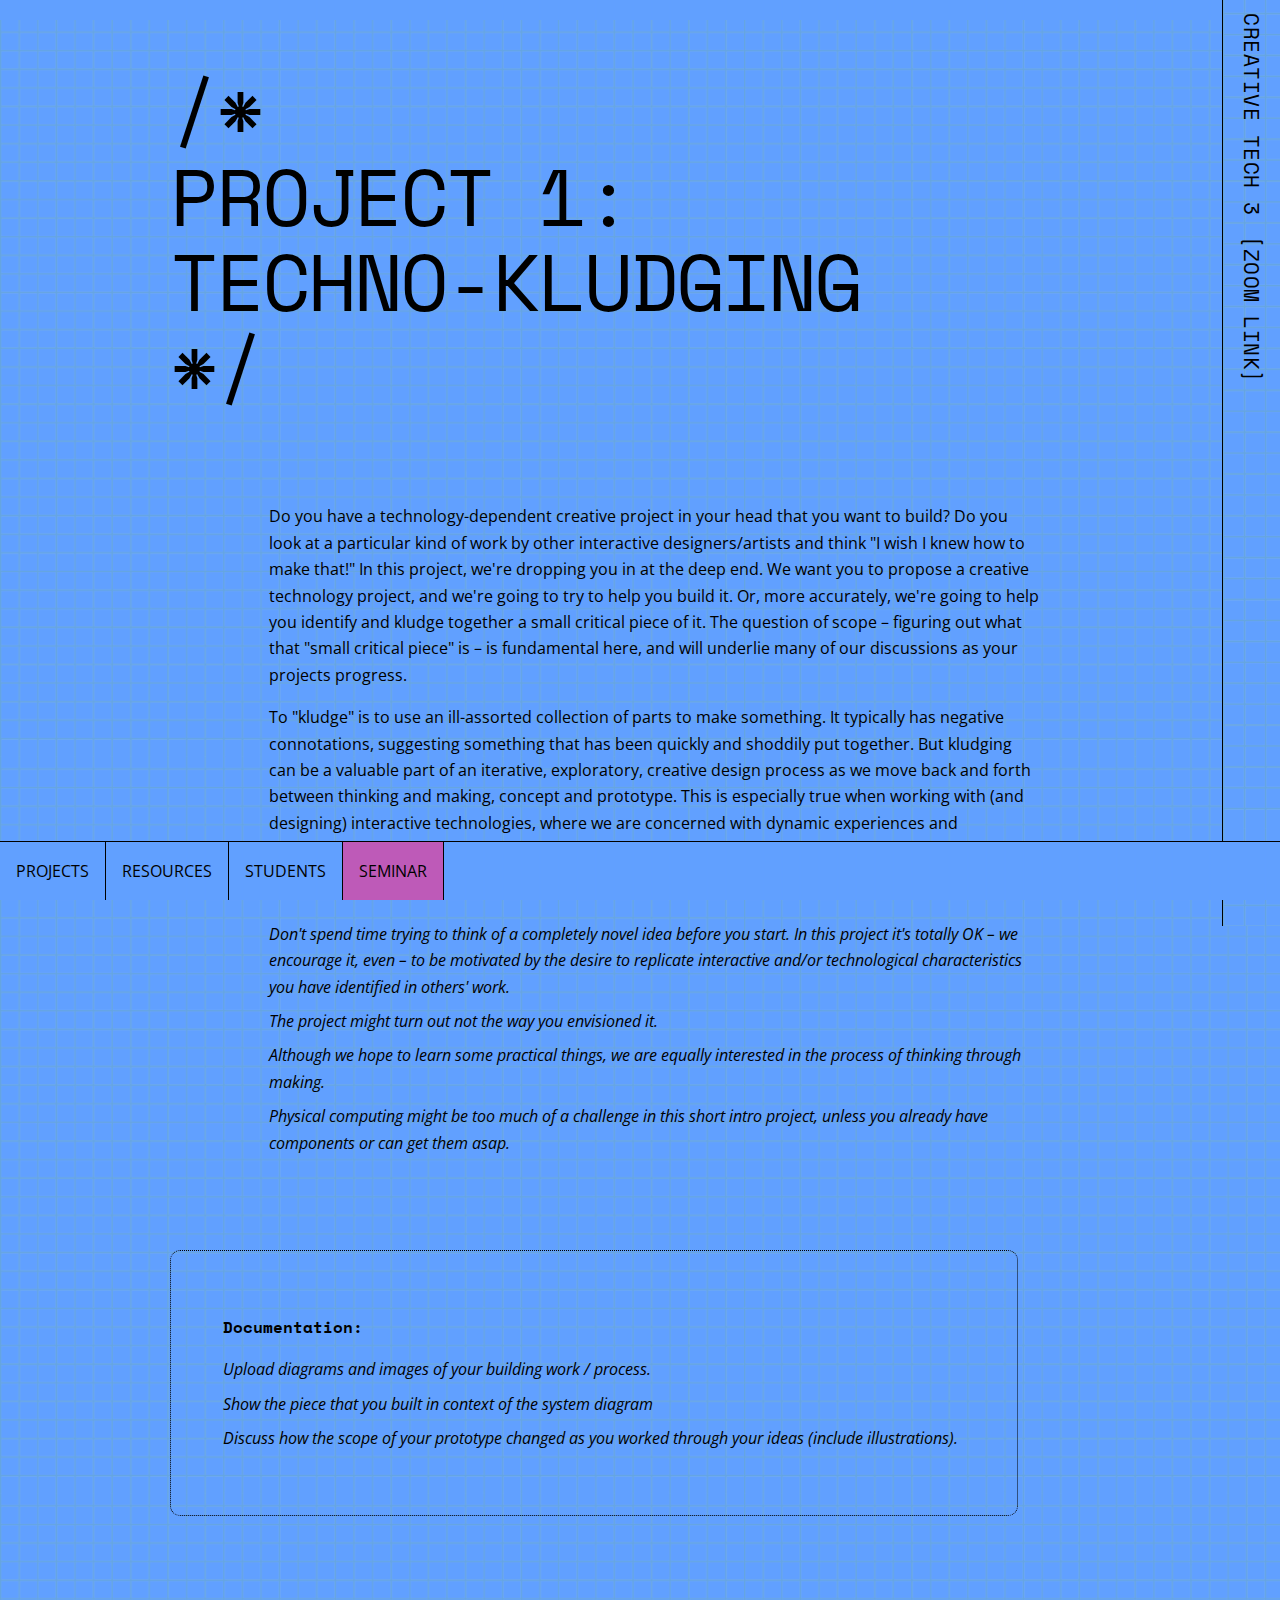
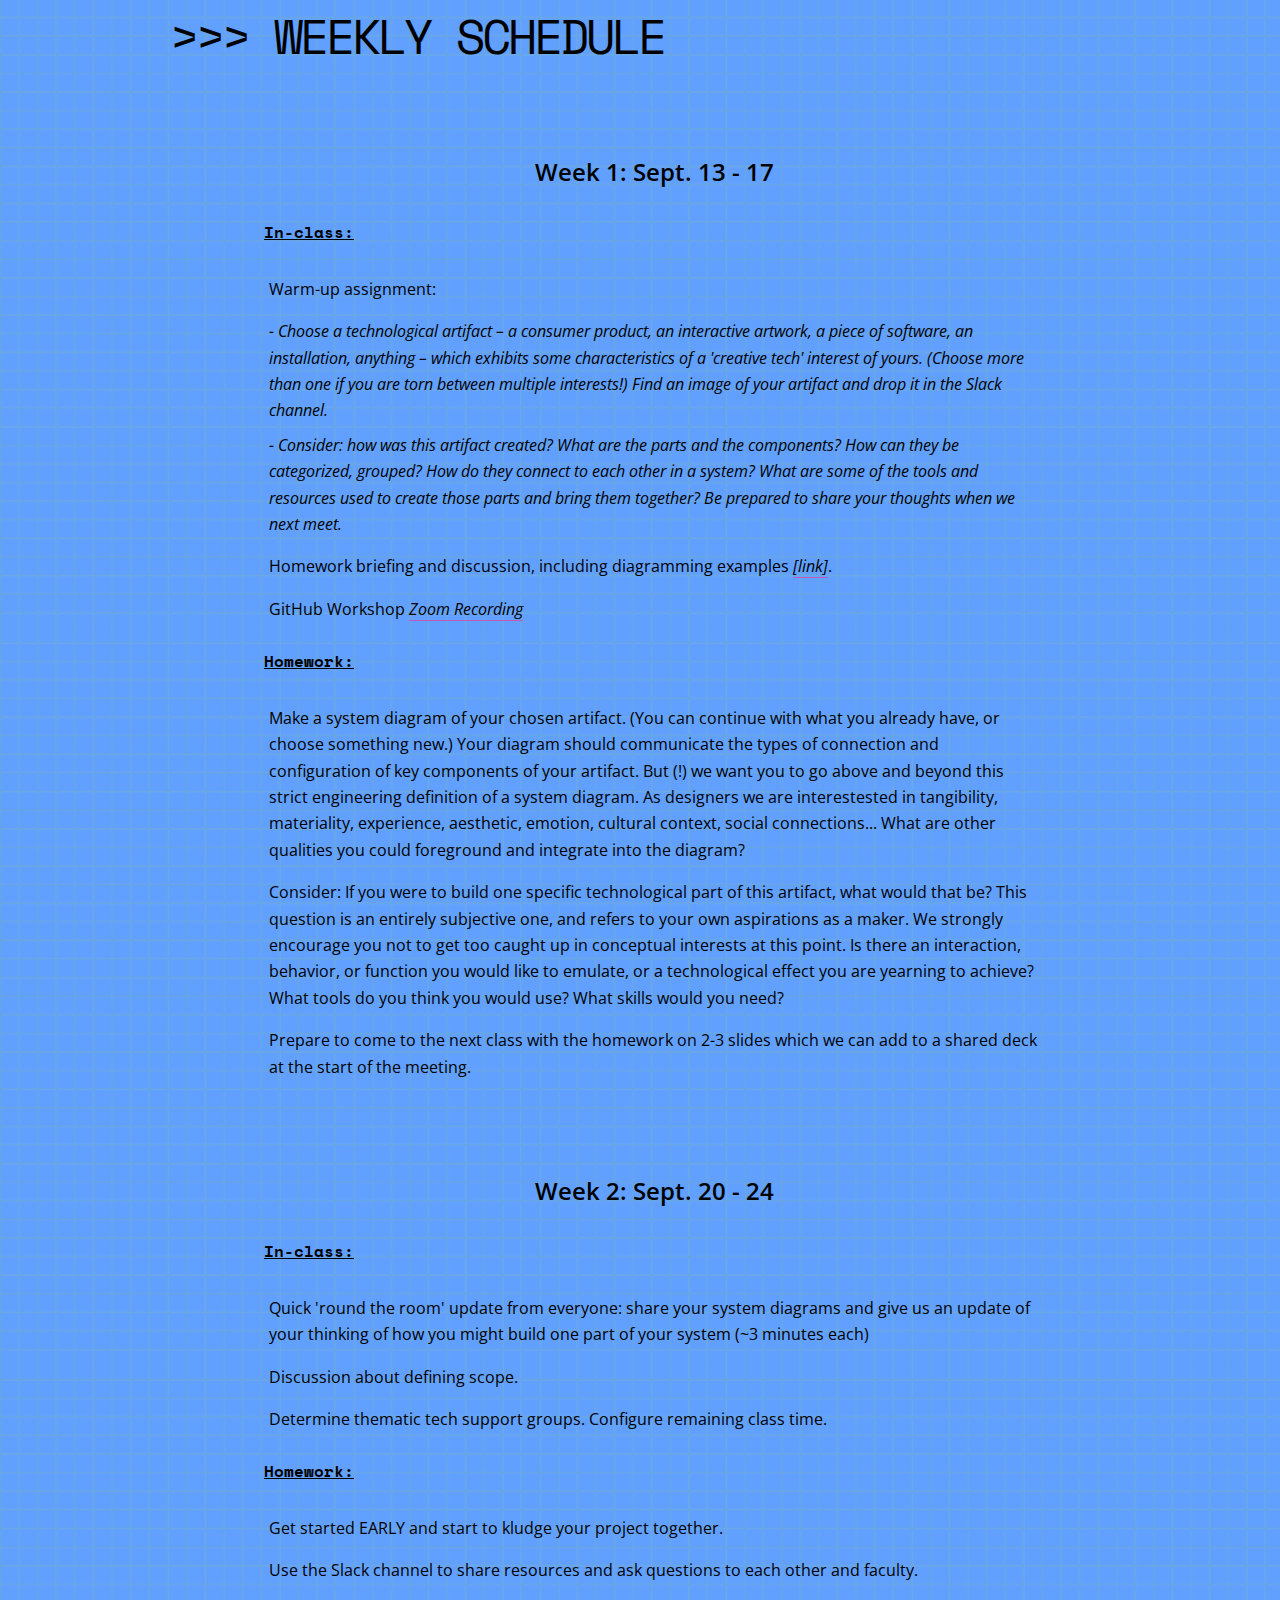
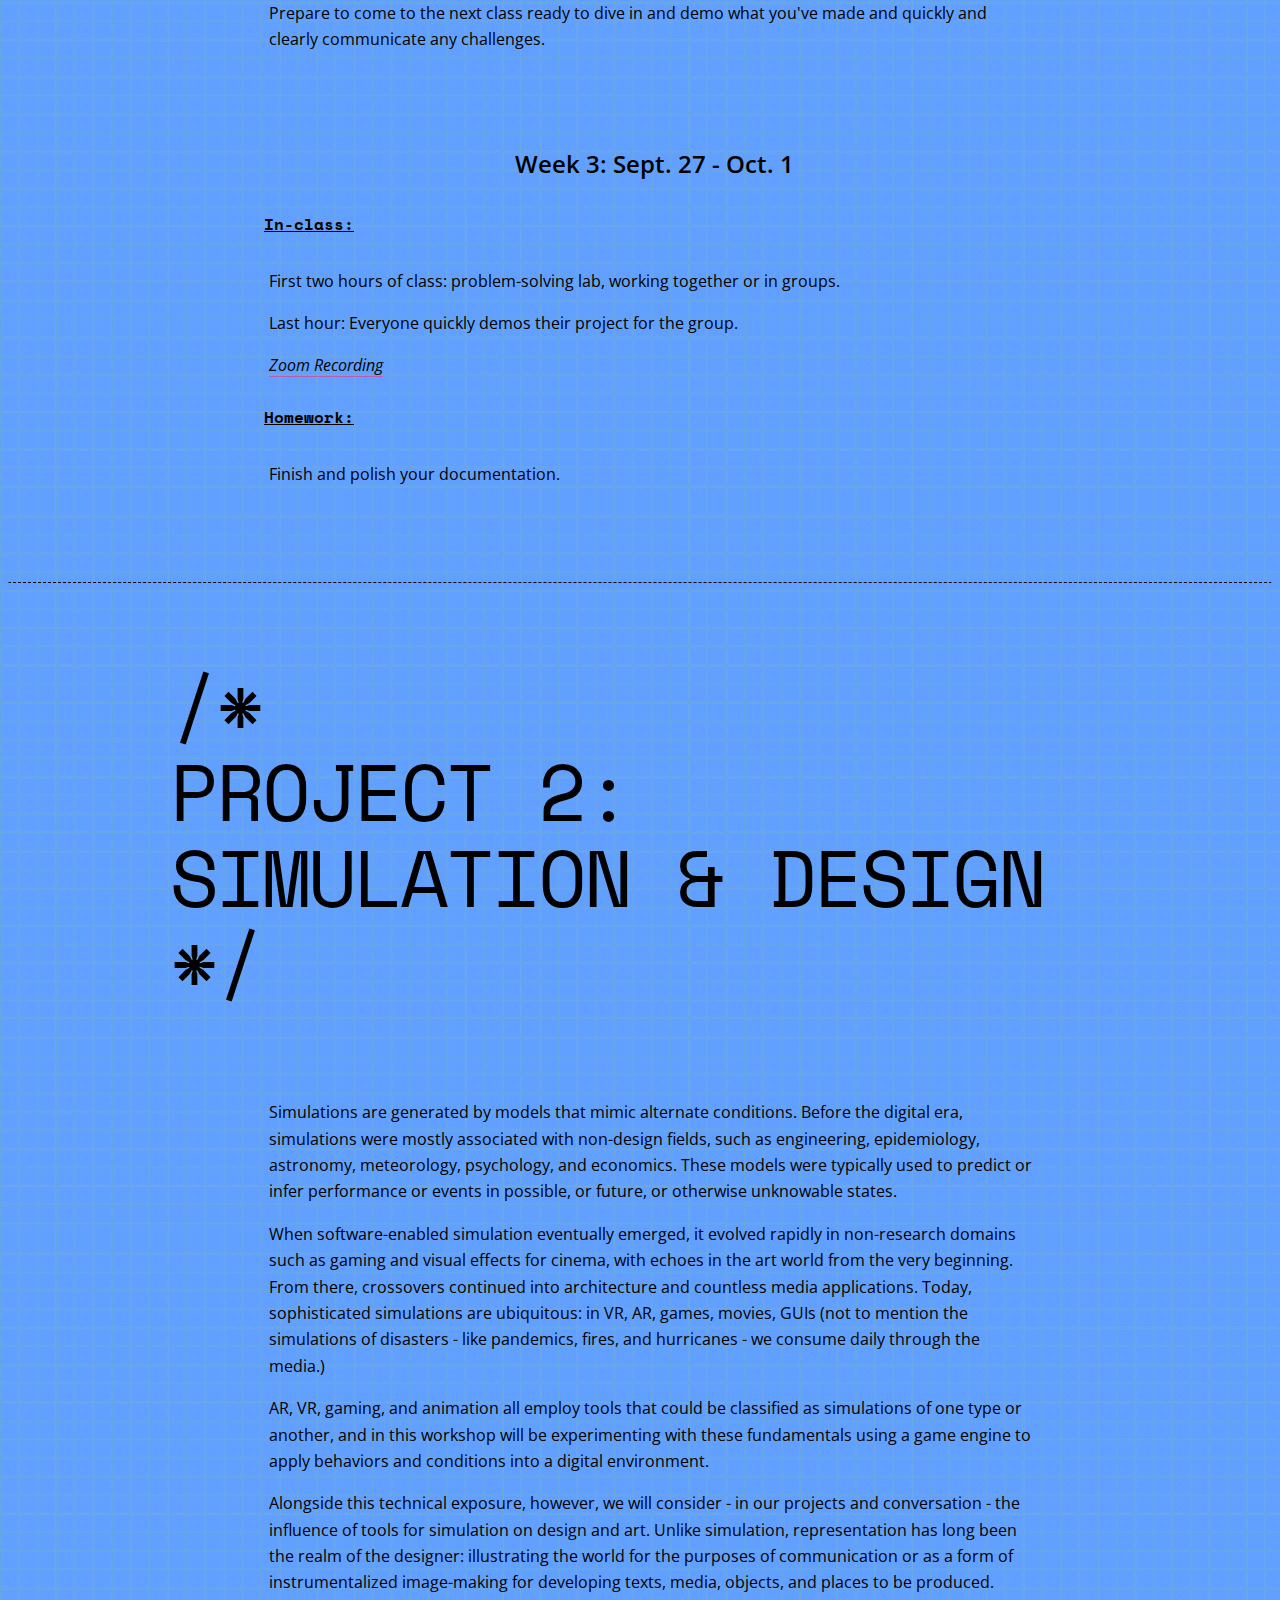
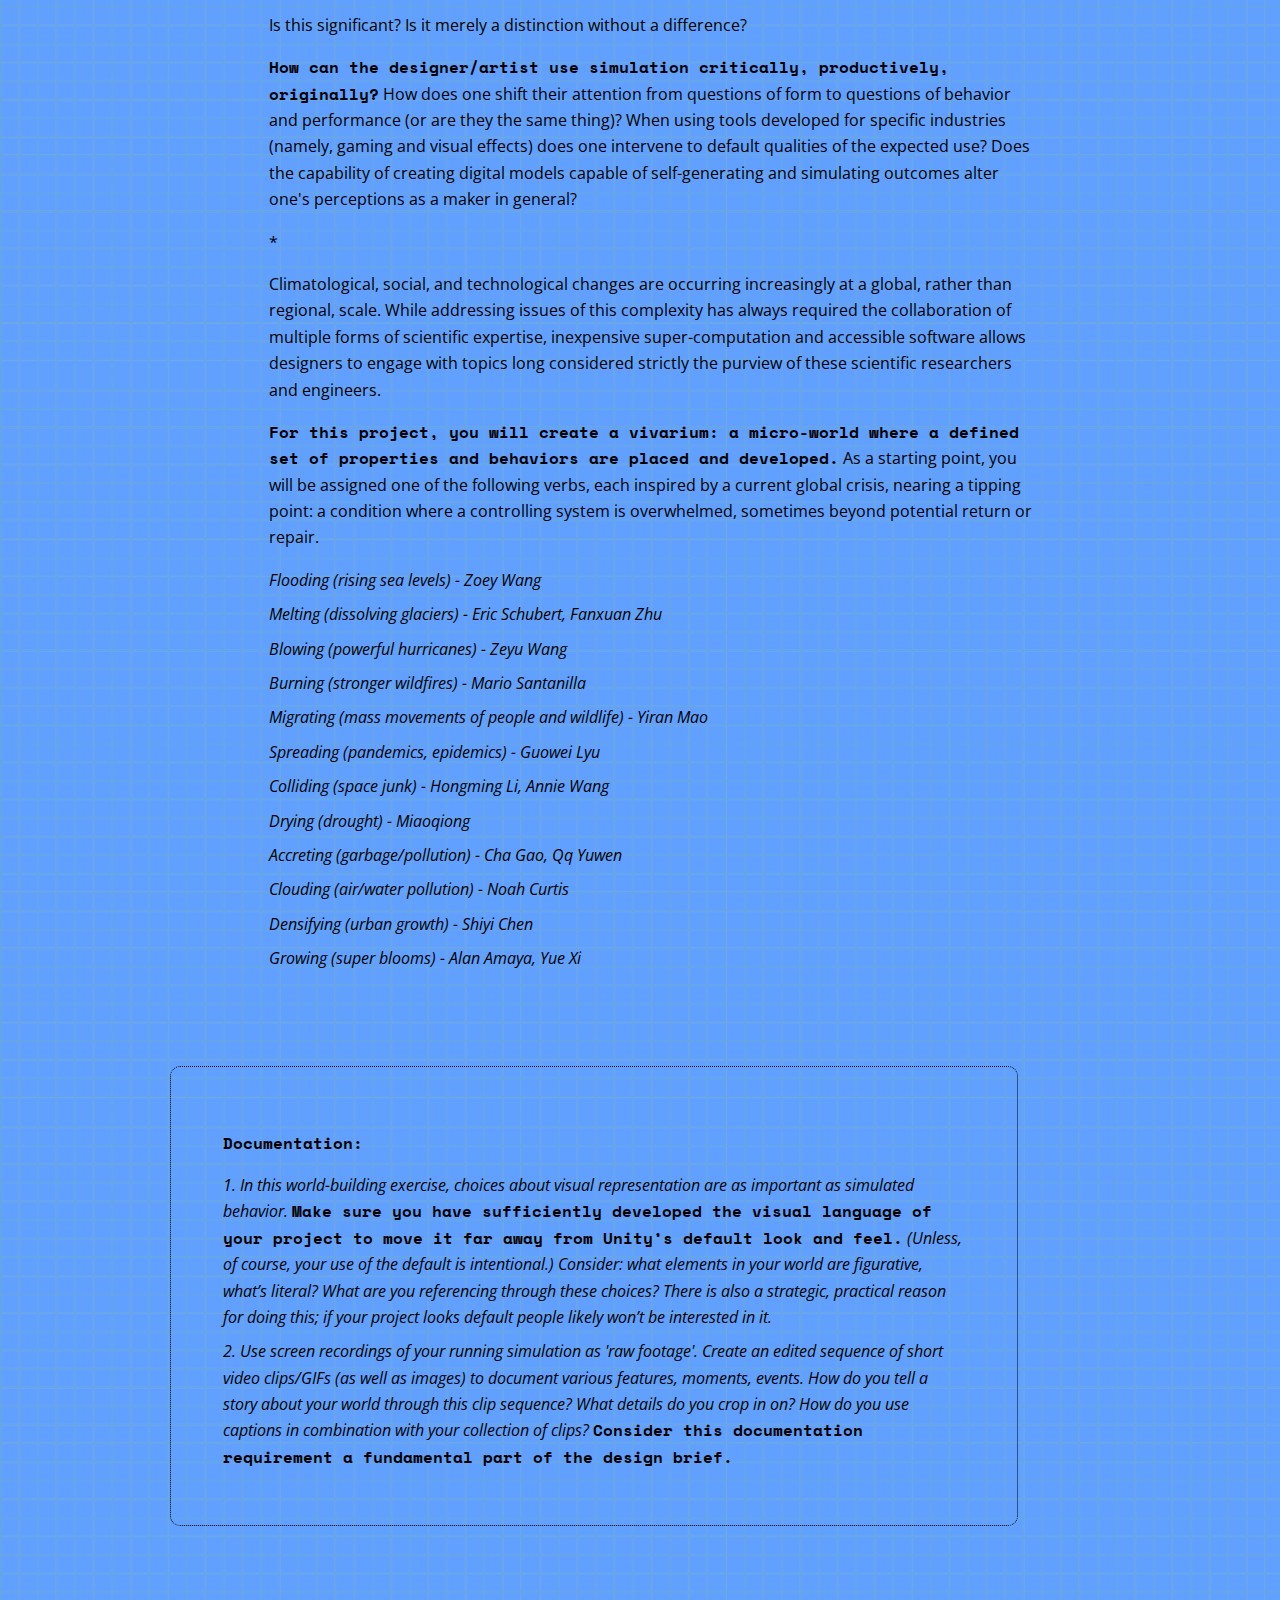
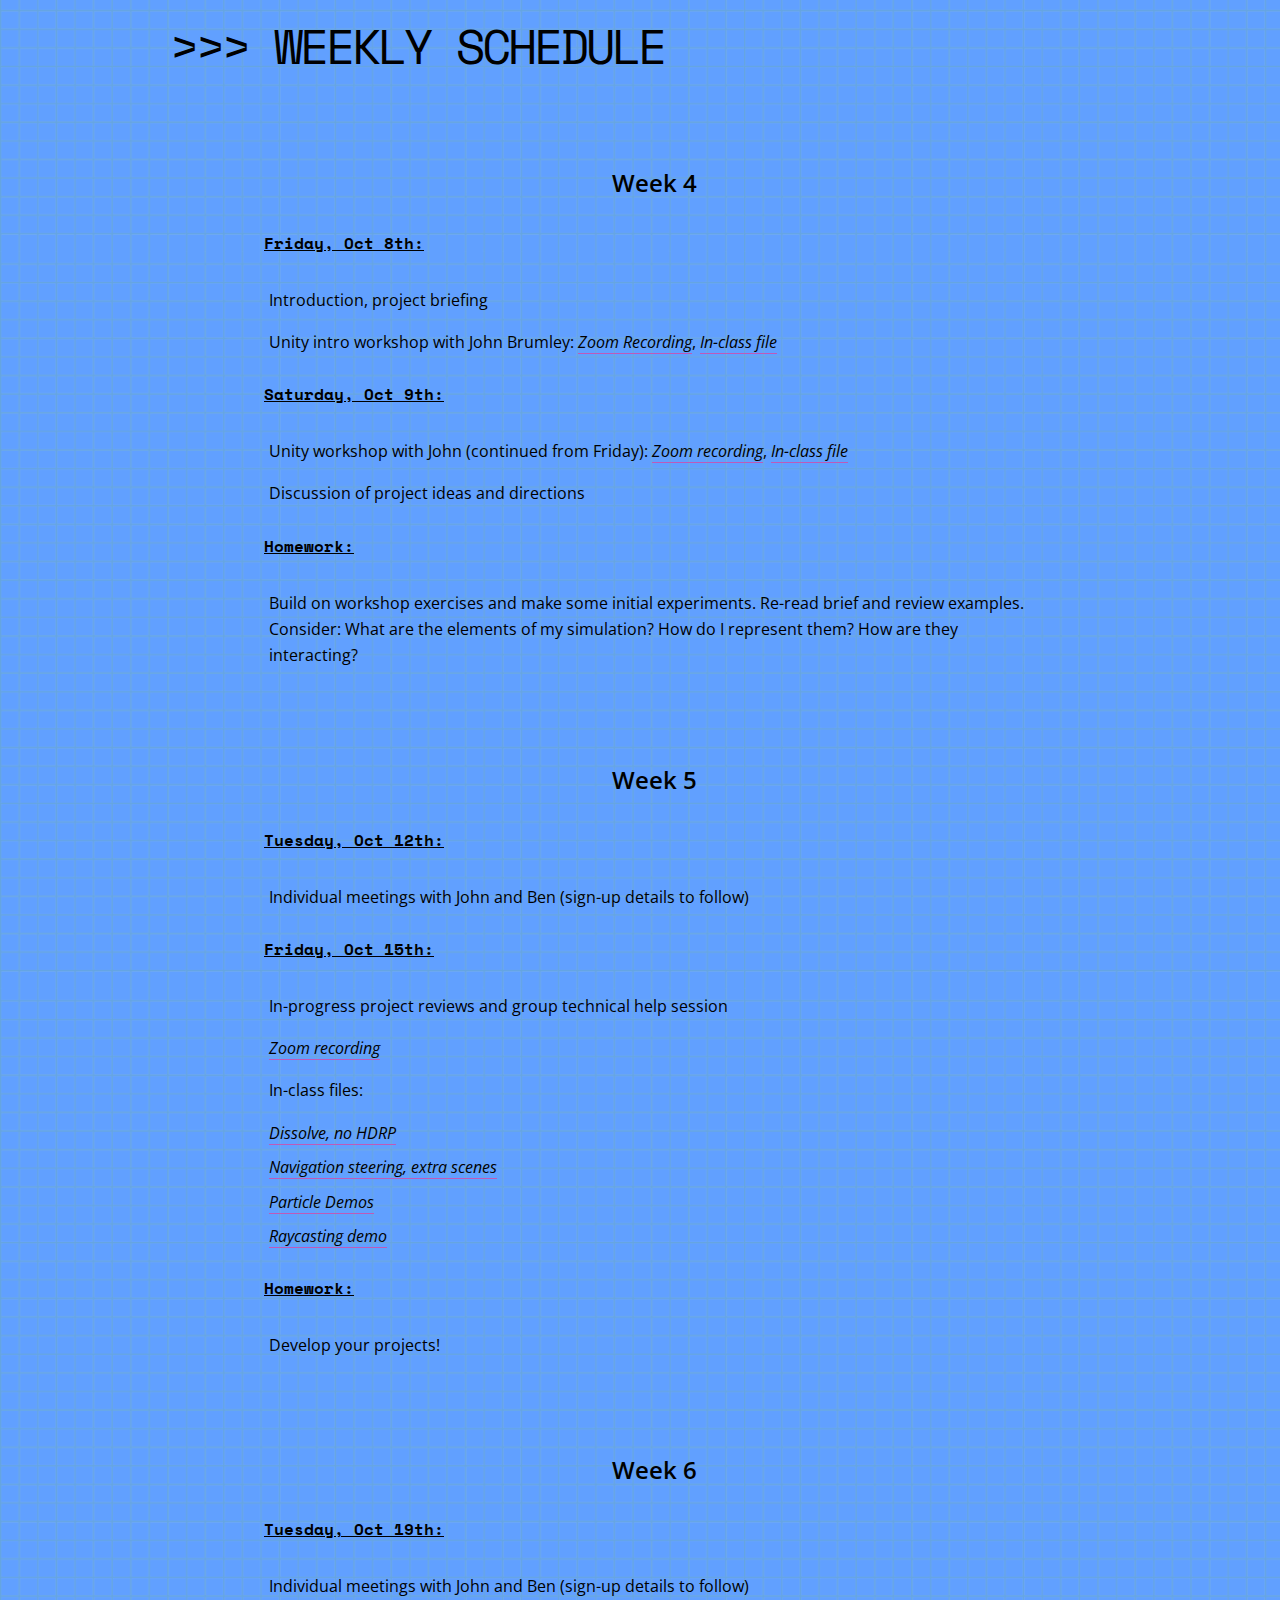
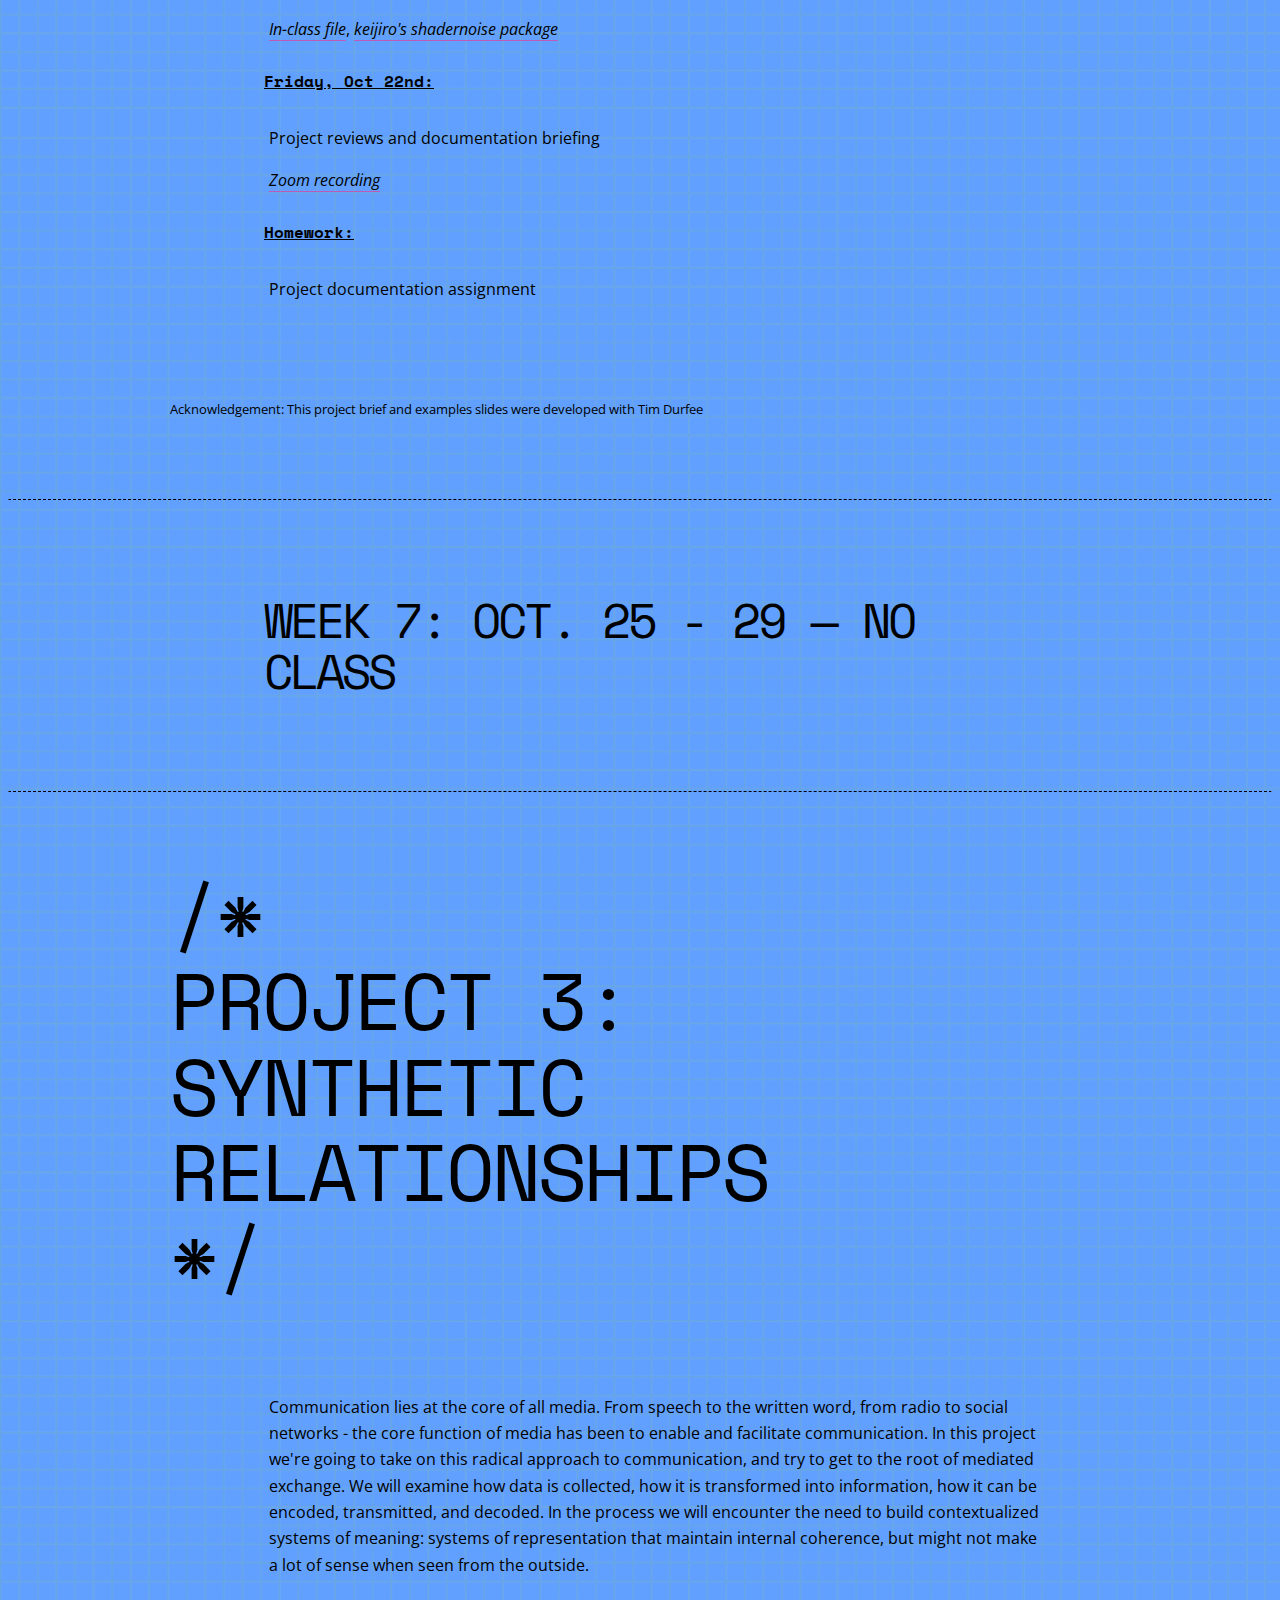
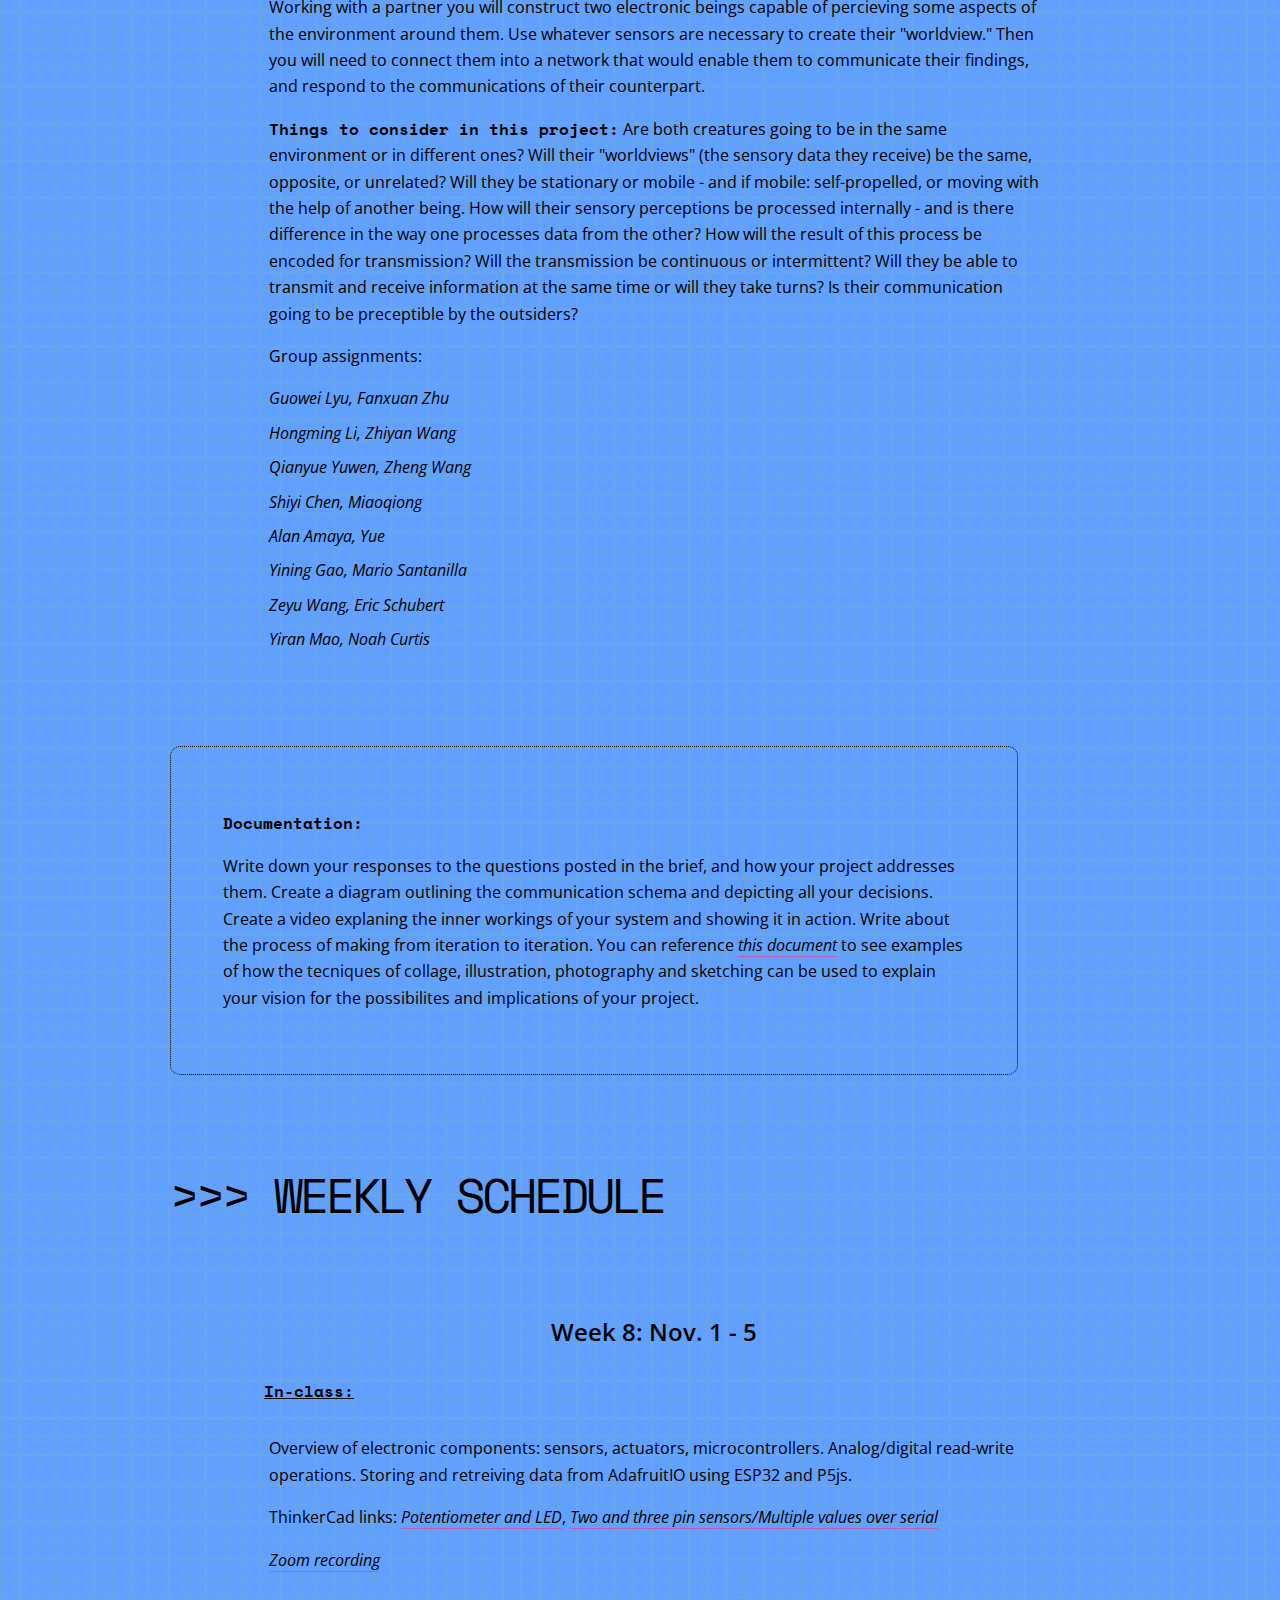
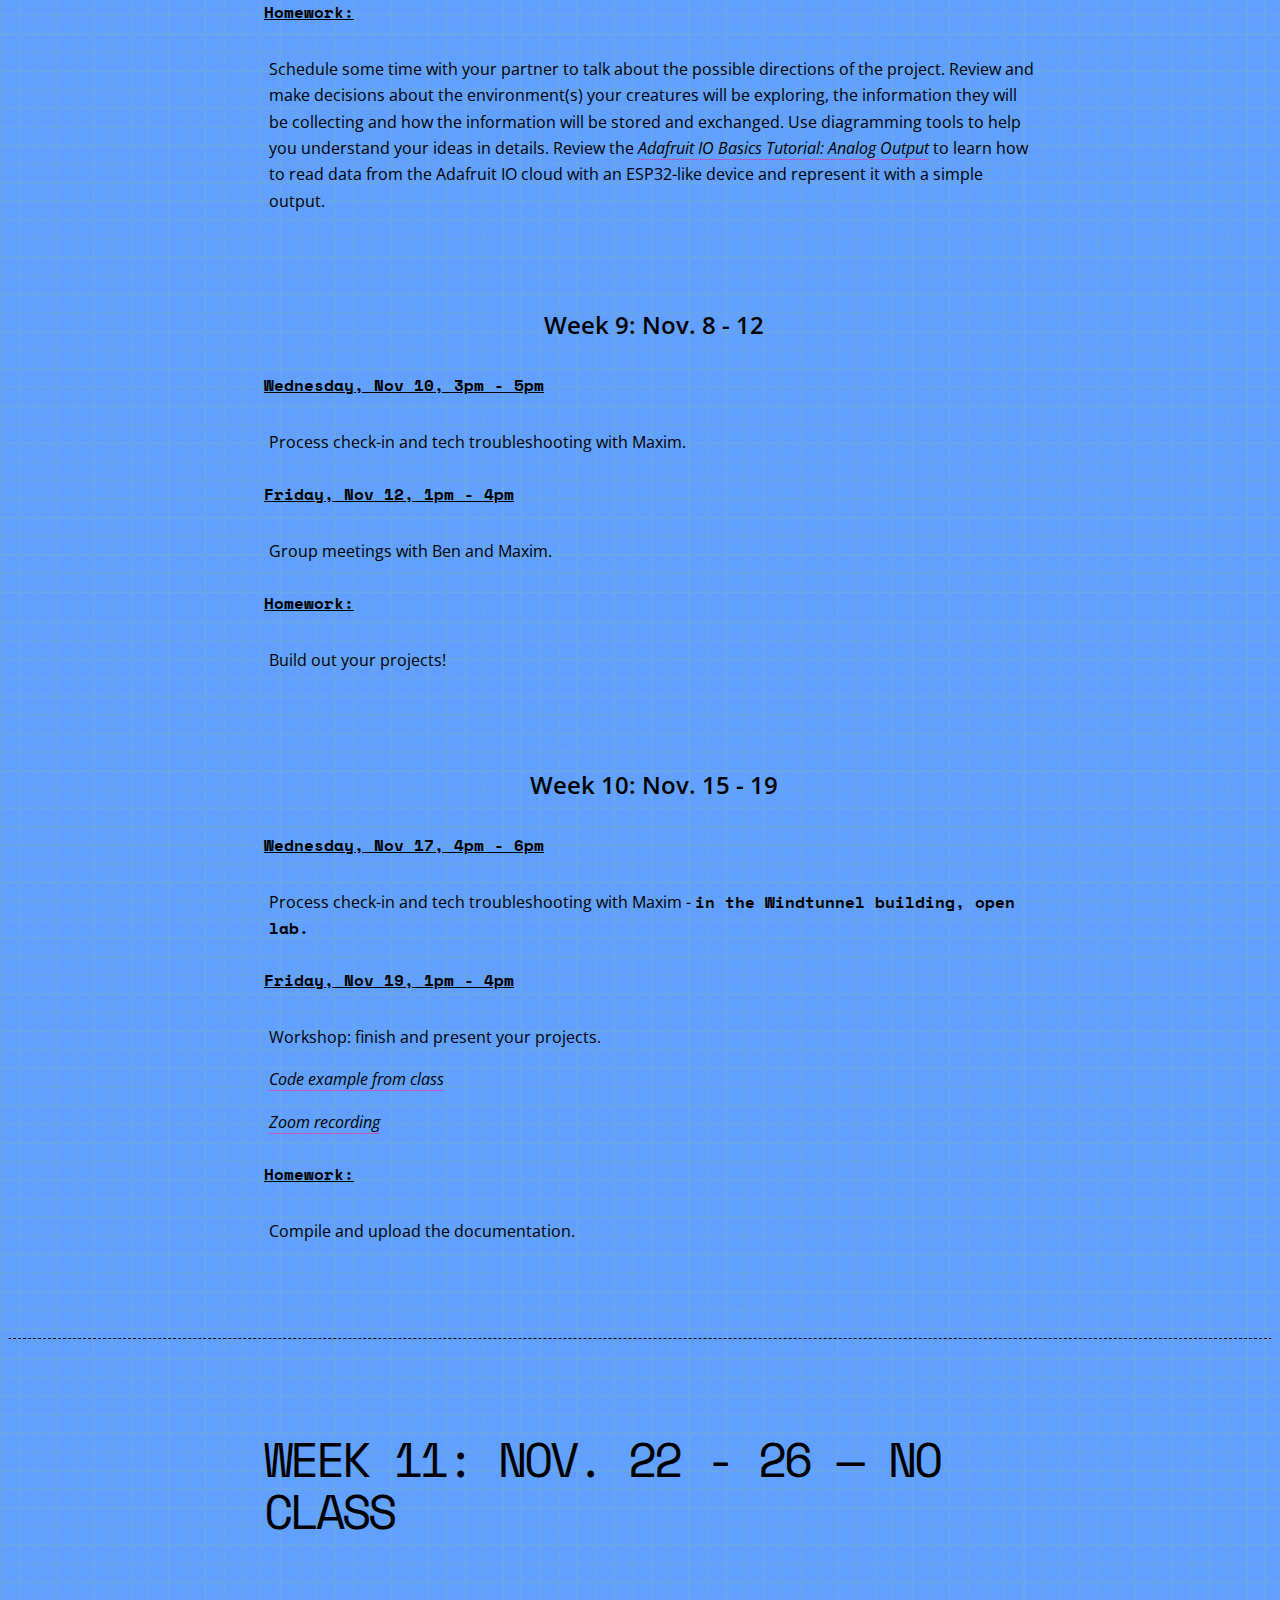
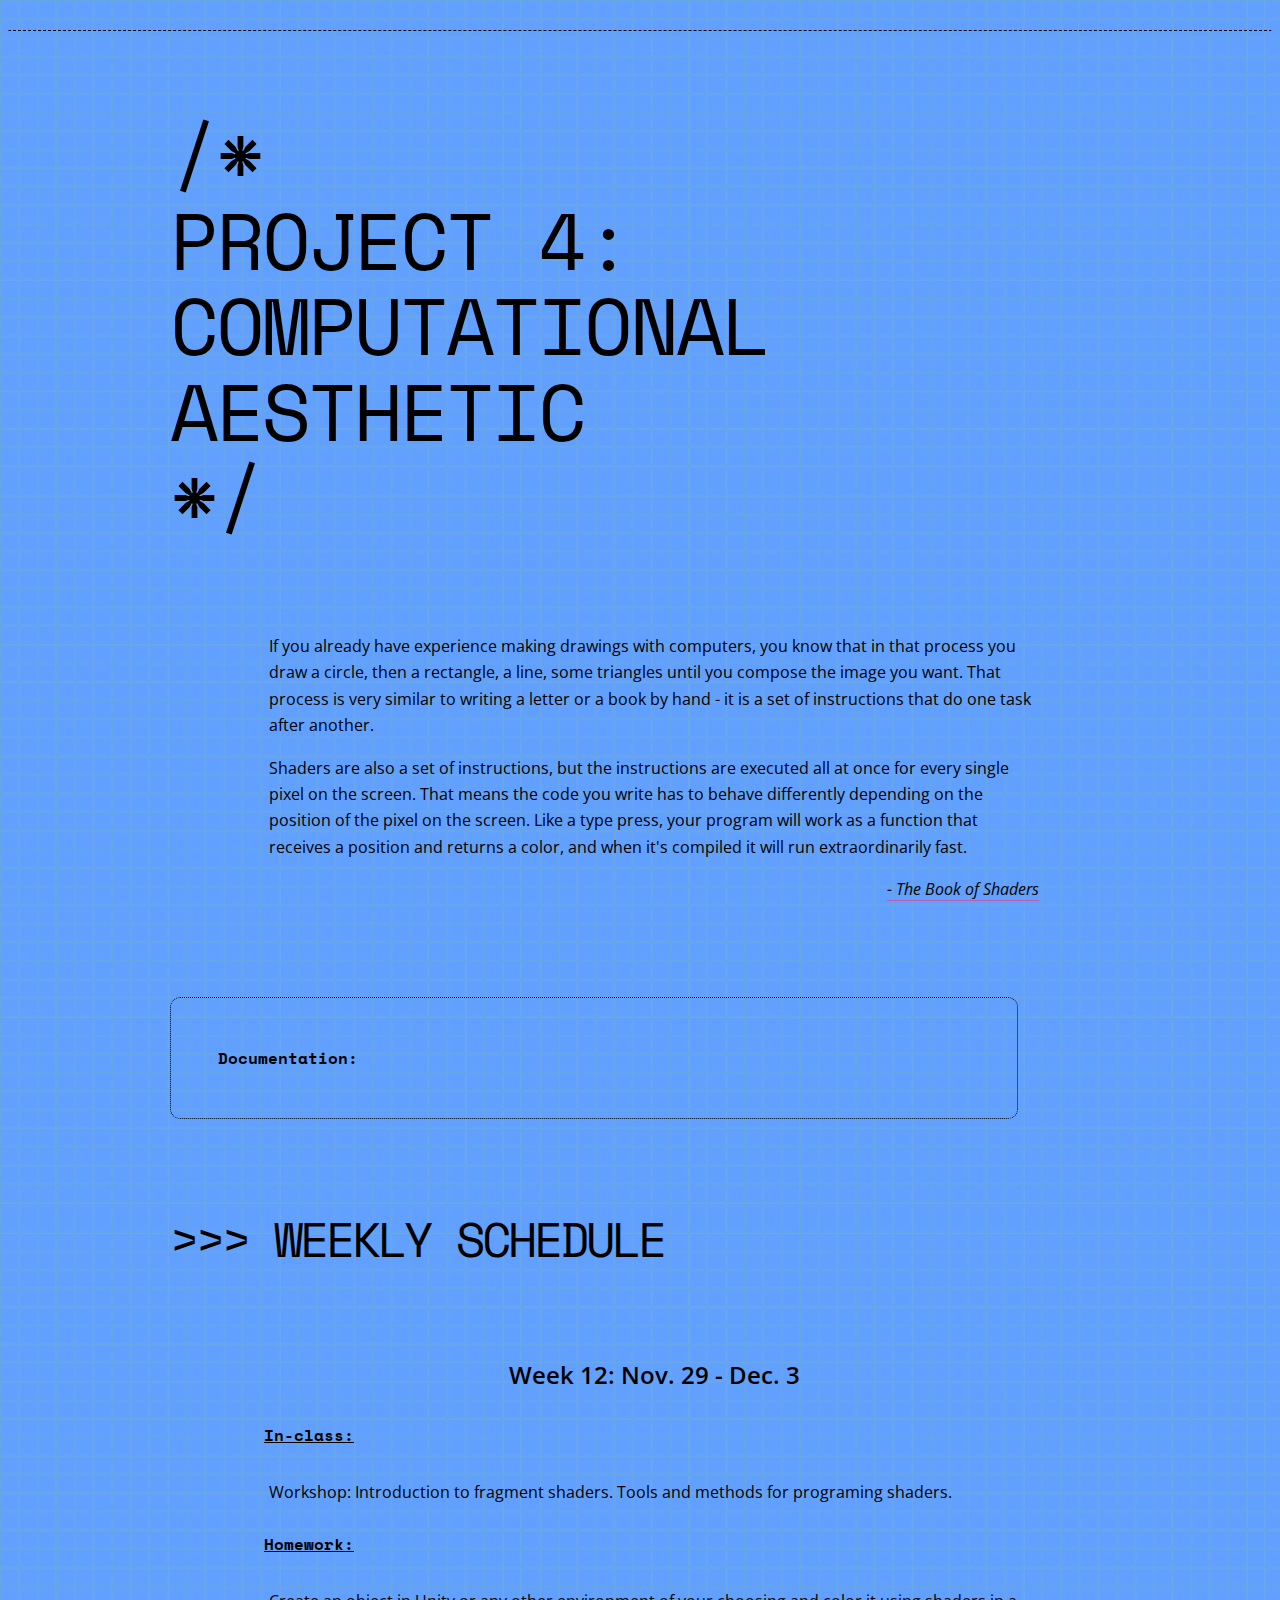
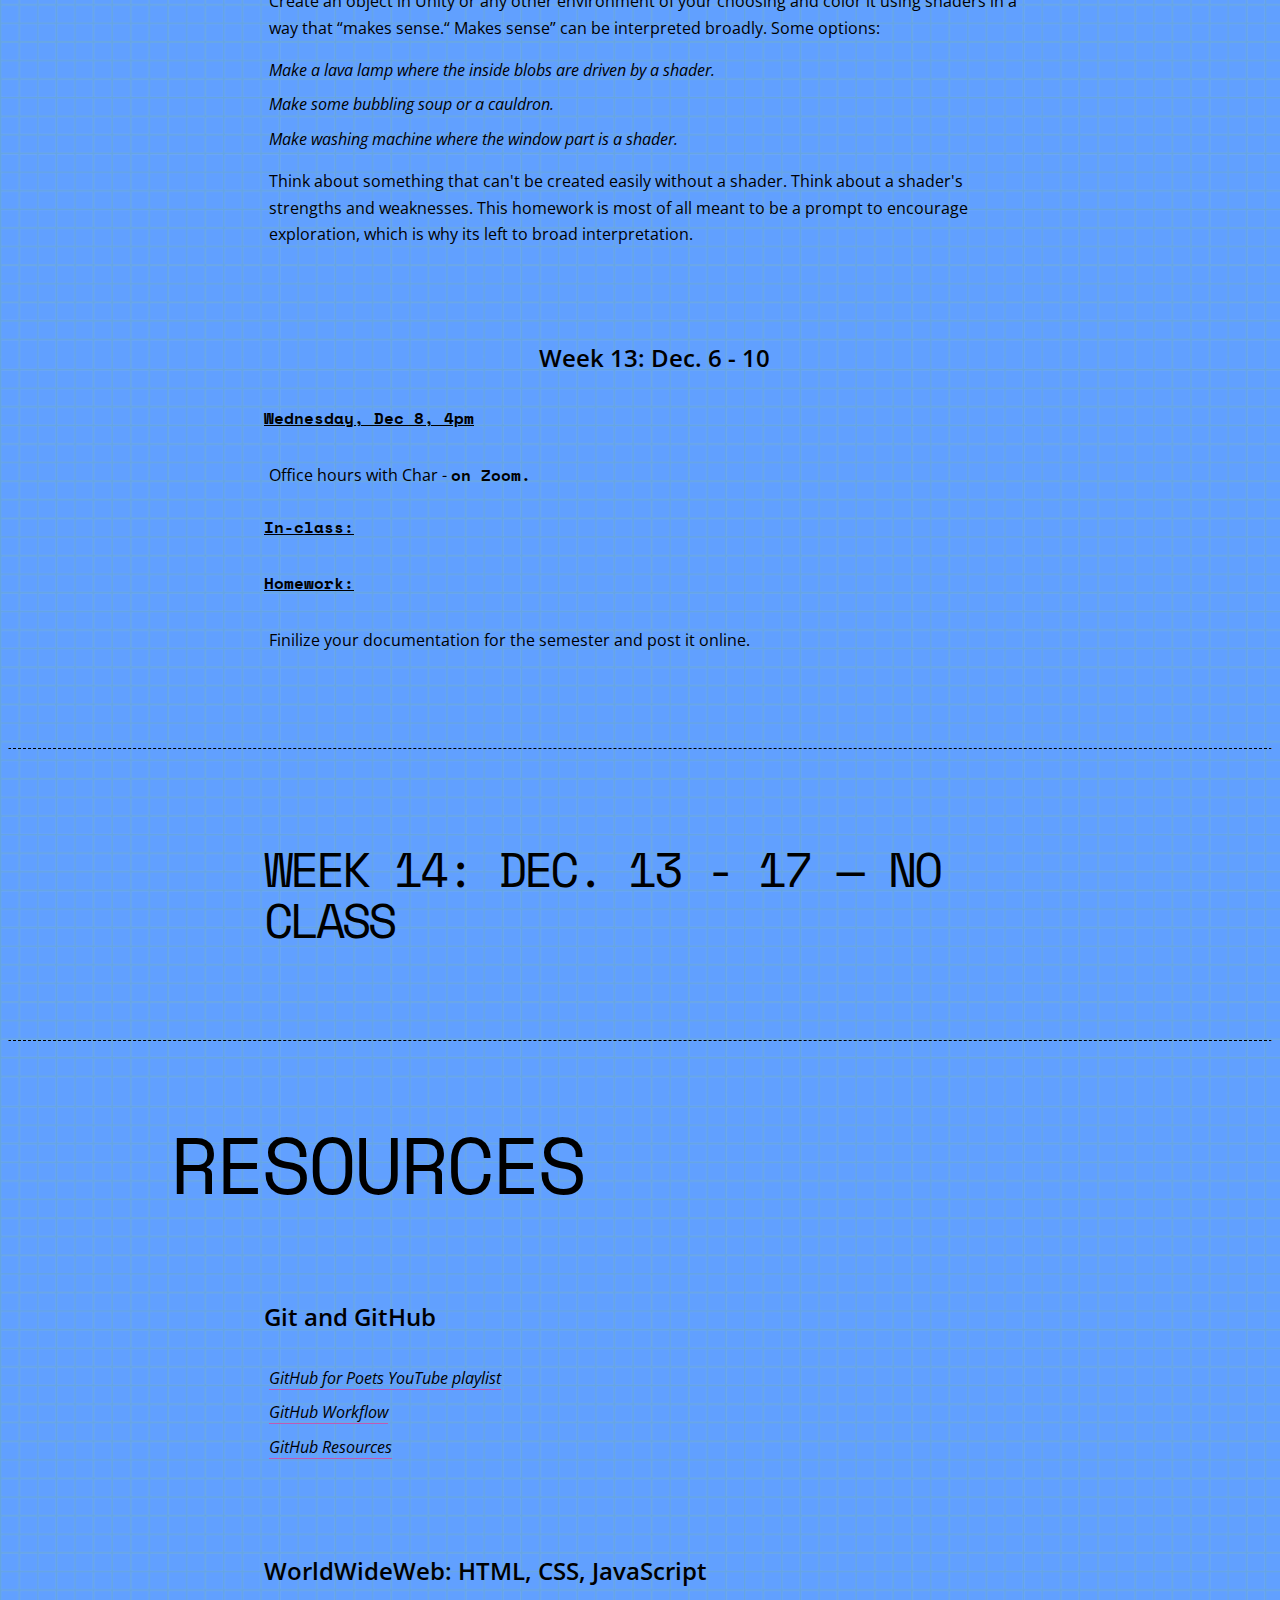
<file: index.html>
<!DOCTYPE html>
<html lang="en">

<head>
    <meta charset="UTF-8" />
    <meta http-equiv="X-UA-Compatible" content="IE=edge" />
    <meta name="viewport" content="width=device-width, initial-scale=1.0" />
    <title>
        ArtCenter College of Design | Media Design Practices | Creative Technology
        3
    </title>
    <link rel="stylesheet" href="style.css" />
</head>

<body>
    <header>
        <nav>
            <h6 class="logo">Creative tech 3</h6>

            <input type="checkbox" id="navToggle" />
            <label for="navToggle"></label>
            <ul>
                <li><a href="https://artcenter.zoom.us/j/97506707766" target="_blank">[ZOOM LINK]</a></li>
                <li><a href="#">PROJECTS</a></li>
                <li><a href="#resources">RESOURCES</a></li>
                <li><a href="#students">STUDENTS</a></li>
                <li><a href="seminar/" target="_blank">SEMINAR</a></li>
            </ul>
        </nav>
    </header>

    <main>
        <!-- <h1>Weekly Schedule:</h1> -->
        <section>
            <h2>/*<br />Project 1: <br />Techno-kludging<br />*/</h2>
            <div class="project-brief">
                <p>Do you have a technology-dependent creative project in your head that you want to build? Do you look at a particular kind of work by other interactive designers/artists and think "I wish I knew how to make that!" In this project, we're dropping you in at the deep end. We want you to propose a creative technology project, and we're going to try to help you build it. Or, more accurately, we're going to help you identify and kludge together a small critical piece of it. The question of scope – figuring out what that "small critical piece" is – is fundamental here, and will underlie many of our discussions as your projects progress.</p>
                <p>To "kludge" is to use an ill-assorted collection of parts to make something. It typically has negative connotations, suggesting something that has been quickly and shoddily put together. But kludging can be a valuable part of an iterative, exploratory, creative design process as we move back and forth between thinking and making, concept and prototype. This is especially true when working with (and designing) interactive technologies, where we are concerned with dynamic experiences and behaviors.</p>
                <p><strong>Tips for a productive project</strong></p>
                <ul>
                    <li>Don't spend time trying to think of a completely novel idea before you start. In this project it's totally OK – we encourage it, even – to be motivated by the desire to replicate interactive and/or technological characteristics you have identified in others' work.</li>
                    <li>The project might turn out not the way you envisioned it.</li>
                    <li>Although we hope to learn some practical things, we are equally interested in the process of thinking through making.</li>
                    <li>Physical computing might be too much of a challenge in this short intro project, unless you already have components or can get them asap.</li>
                </ul>
            </div>

            <div class="documentation">
                <p><strong>Documentation:</strong>
                    <ul>
                        <li>Upload diagrams and images of your building work / process.</li>
                        <li>Show the piece that you built in context of the system diagram</li>
                        <li>Discuss how the scope of your prototype changed as you worked through your ideas (include illustrations).</li>
                    </ul>
                </p>
            </div>


            <h3>>>> Weekly Schedule</h3>
            <div class="week" id="week1">
                <h4>Week 1: Sept. 13 - 17</h4>

                <h5>In-class:</h5>
                <p>Warm-up assignment: </p>
                <ul>
                    <li> - Choose a technological artifact – a consumer product, an interactive artwork, a piece of software, an installation, anything – which exhibits some characteristics of a 'creative tech' interest of yours. (Choose more than one if you are torn between multiple interests!) Find an image of your artifact and drop it in the Slack channel.</li>
                    <li> - Consider: how was this artifact created? What are the parts and the components? How can they be categorized, grouped? How do they connect to each other in a system? What are some of the tools and resources used to create those parts and bring them together? Be prepared to share your thoughts when we next meet.</li>
                </ul>
                <p>Homework briefing and discussion, including diagramming examples <a href="diagramming/index.html" target="_blank">[link]</a>.</p>
                <p>GitHub Workshop <a href="https://artcenter.zoom.us/rec/play/SweBIw_vtc0is2z3OY4ai_rzT94ghX5yrngci-ATv52ajeA6-VN85jClEO3kIpZTpkzjpCiWctrFIeaF.hdzr7AMyRLM64iOP?continueMode=true&_x_zm_rtaid=Y1Hevi6yTGCgx5RWWRlMyw.1632242417960.a998f9328d0d6897ff617a8cded86075&_x_zm_rhtaid=510" target="_blank">Zoom Recording</a></p>

                <h5>Homework:</h5>
                <p>Make a system diagram of your chosen artifact. (You can continue with what you already have, or choose something new.) Your diagram should communicate the types of connection and configuration of key components of your artifact. But (!) we want you to go above and beyond this strict engineering definition of a system diagram. As designers we are interestested in tangibility, materiality, experience, aesthetic, emotion, cultural context, social connections... What are other qualities you could foreground and integrate into the diagram?</p>
                <p>Consider: If you were to build one specific technological part of this artifact, what would that be? This question is an entirely subjective one, and refers to your own aspirations as a maker. We strongly encourage you not to get too caught up in conceptual interests at this point. Is there an interaction, behavior, or function you would like to emulate, or a technological effect you are yearning to achieve? What tools do you think you would use? What skills would you need?</p>
                <p>Prepare to come to the next class with the homework on 2-3 slides which we can add to a shared deck at the start of the meeting.</p>
            </div>
            <div class="week" id="week2">
                <h4>Week 2: Sept. 20 - 24</h4>

                <h5>In-class:</h5>
                <p>Quick 'round the room' update from everyone: share your system diagrams and give us an update of your thinking of how you might build one part of your system (~3 minutes each)</p>
                <p>Discussion about defining scope.</p>
                <p>Determine thematic tech support groups. Configure remaining class time.</p>

                <h5>Homework:</h5>
                <p>Get started EARLY and start to kludge your project together.</p>
                <p>Use the Slack channel to share resources and ask questions to each other and faculty.</p>
                <p>Prepare to come to the next class ready to dive in and demo what you've made and quickly and clearly communicate any challenges.</p>
            </div>
            <div class="week" id="week3">
                <h4>Week 3: Sept. 27 - Oct. 1</h4>

                <h5>In-class:</h5>
                <p>First two hours of class: problem-solving lab, working together or in groups.</p>
                <p>Last hour: Everyone quickly demos their project for the group.</p>
                <p><a href="https://artcenter.zoom.us/rec/play/aQ7x-OuxLIXDfdsgKHhWmZkYzwwKzPNiFauai8N9K0_0j56qVEjkd9dmYIqoBFiihx82VamqF_fHrF2N.CfTBXEBgkEQalXKB?continueMode=true&_x_zm_rtaid=gNOum2X4Q-evZcEX1ZQpkQ.1633140268096.d9706df2cfad1b299ac8a97ff63d98f4&_x_zm_rhtaid=349" target="_blank">Zoom Recording</a></p>
                <h5>Homework:</h5>
                <p>Finish and polish your documentation.</p>
            </div>
        </section>

        <hr />

        <section>
            <h2>/*<br />Project 2:<br />Simulation & Design<br />*/</h2>
            <div class="project-brief">
                <p>Simulations are generated by models that mimic alternate conditions. Before the digital era, simulations were mostly associated with non-design fields, such as engineering, epidemiology, astronomy, meteorology, psychology, and economics. These models were typically used to predict or infer performance or events in possible, or future, or otherwise unknowable states.</p>
                <p>When software-enabled simulation eventually emerged, it evolved rapidly in non-research domains such as gaming and visual effects for cinema, with echoes in the art world from the very beginning. From there, crossovers continued into architecture and countless media applications. Today, sophisticated simulations are ubiquitous: in VR, AR, games, movies, GUIs (not to mention the simulations of disasters - like pandemics, fires, and hurricanes - we consume daily through the media.)</p>
                <p>AR, VR, gaming, and animation all employ tools that could be classified as simulations of one type or another, and in this workshop will be experimenting with these fundamentals using a game engine to apply behaviors and conditions into a digital environment.</p>
                <p>Alongside this technical exposure, however, we will consider - in our projects and conversation - the influence of tools for simulation on design and art. Unlike simulation, representation has long been the realm of the designer: illustrating the world for the purposes of communication or as a form of instrumentalized image-making for developing texts, media, objects, and places to be produced.</p>
                <p>Is this significant? Is it merely a distinction without a difference?</p>
                <p><strong>How can the designer/artist use simulation critically, productively, originally?</strong> How does one shift their attention from questions of form to questions of behavior and performance (or are they the same thing)? When using tools developed for specific industries (namely, gaming and visual effects) does one intervene to default qualities of the expected use? Does the capability of creating digital models capable of self-generating and simulating outcomes alter one's perceptions as a maker in general?</p>
                <p>*</p>
                <p>Climatological, social, and technological changes are occurring increasingly at a global, rather than regional, scale. While addressing issues of this complexity has always required the collaboration of multiple forms of scientific expertise, inexpensive super-computation and accessible software allows designers to engage with topics long considered strictly the purview of these scientific researchers and engineers.</p>
                <p><strong>For this project, you will create a vivarium: a micro-world where a defined set of properties and behaviors are placed and developed.</strong> As a starting point, you will be assigned one of the following verbs, each inspired by a current global crisis, nearing a tipping point: a condition where a controlling system is overwhelmed, sometimes beyond potential return or repair.</p>
                <ul>
                    <li>Flooding (rising sea levels) - Zoey Wang</li>
                    <li>Melting (dissolving glaciers) - Eric Schubert, Fanxuan Zhu</li>
                    <li>Blowing (powerful hurricanes) - Zeyu Wang</li>
                    <li>Burning (stronger wildfires) - Mario Santanilla</li>
                    <li>Migrating (mass movements of people and wildlife) - Yiran Mao</li>
                    <li>Spreading (pandemics, epidemics) - Guowei Lyu</li>
                    <li>Colliding (space junk) - Hongming Li, Annie Wang</li>
                    <li>Drying (drought) - Miaoqiong</li>
                    <li>Accreting (garbage/pollution) - Cha Gao, Qq Yuwen</li>
                    <li>Clouding (air/water pollution) - Noah Curtis</li>
                    <li>Densifying (urban growth) - Shiyi Chen</li>
                    <li>Growing (super blooms) - Alan Amaya, Yue Xi</li>
                </ul>
            </div>
            <div class="documentation">
                <p><strong>Documentation:</strong></p>
                <ul>
                    <li>1. In this world-building exercise, choices about visual representation are as important as simulated behavior. <strong>Make sure you have sufficiently developed the visual language of your project to move it far away from Unity’s default look and feel.</strong> (Unless, of course, your use of the default is intentional.) Consider: what elements in your world are figurative, what’s literal? What are you referencing through these choices? There is also a strategic, practical reason for doing this; if your project looks default people likely won’t be interested in it.</li>
                    <li>2. Use screen recordings of your running simulation as 'raw footage'. Create an edited sequence of short video clips/GIFs (as well as images) to document various features, moments, events. How do you tell a story about your world through this clip sequence? What details do you crop in on? How do you use captions in combination with your collection of clips? <strong>Consider this documentation requirement a fundamental part of the design brief.</strong></li>
                </ul>
            </div>

            <h3>>>> Weekly Schedule</h3>
            <div class="week" id="week4">
                <h4>Week 4</h4>
                <h5>Friday, Oct 8th:</h5>
                <p>Introduction, project briefing</p>
                <p>Unity intro workshop with John Brumley: <a href="https://artcenter.zoom.us/rec/play/dzaxrjvwF1KUkySoywWFvM9VWej7cqJ7PbTjeM4n0UG0VnFVj8a1uVR568jIlUTfRx7uNPd3hUeusgas.5SSWYEtpJw0YuXcJ?continueMode=true&_x_zm_rtaid=nJ8iVGkjSfi4BFaTLN743Q.1633749042511.8f4c7d2648eef964670029191c63229c&_x_zm_rhtaid=721" target="_blank">Zoom Recording</a>, <a href="project2/gen-objects-2.unitypackage" target="_blank">In-class file</a></p>
                <h5>Saturday, Oct 9th:</h5>
                <p>Unity workshop with John (continued from Friday): <a href="https://artcenter.zoom.us/rec/play/8cz1CkzmgDL0UHz3rl7opPjyoXzg2z-8RDCoZq-Uv42RJ4y3T-98Acjw0OpAr09HMjXu7qdcoyItyWKu.CHYQ_BDnxQf2n5uD?continueMode=true&_x_zm_rtaid=Kp749Rg8RxejGHFFW3Ae0A.1633826345970.02e2d88686e00de5e3125a9d0fdead39&_x_zm_rhtaid=361" target="_blank">Zoom recording</a>, <a href="project2/tiny-simulations-v3.unitypackage" target="_blank">In-class file</a></p>
                <p>Discussion of project ideas and directions</p>
                <h5>Homework:</h5>
                <p>Build on workshop exercises and make some initial experiments. Re-read brief and review examples. Consider: What are the elements of my simulation? How do I represent them? How are they interacting?</p>
            </div>

            <div class="week" id="week5">
                <h4>Week 5</h4>
                <h5>Tuesday, Oct 12th:</h5>
                <p>Individual meetings with John and Ben (sign-up details to follow)</p>
                <h5>Friday, Oct 15th:</h5>
                <p>In-progress project reviews and group technical help session</p>
                <p><a href="https://artcenter.zoom.us/rec/play/B_d0PbRRNw8xuQIfeszFdTNXVDSd_HReut_d8s8ouMQEqk6YZpFnd12ZOXh5cN25CEM-buSM-C3fDBB9.VhfelSBvtytNAmTO?continueMode=true&_x_zm_rtaid=k6V8kqKzSfC6h8rAPCq2LQ.1634401523178.71bc98c6b2dbc4bc02ea4e45cf1db057&_x_zm_rhtaid=984" target="_blank">Zoom recording</a></p>
                <p>In-class files:</p>
                <ul>
                    <li><a href="project2/dissolve-no-hdrp.unitypackage" target="_blank">Dissolve, no HDRP</a></li>
                    <li><a href="project2/navigation-steering-extra-scenes.unitypackage" target="_blank">Navigation steering, extra scenes</a></li>
                    <li><a href="project2/particle-demos.unitypackage" target="_blank">Particle Demos</a></li>
                    <li><a href="project2/raycasting-demo.unitypackage" target="_blank">Raycasting demo</a></li>
                </ul>
                <h5>Homework:</h5>
                <p>Develop your projects!</p>
            </div>

            <div class="week" id="week6">
                <h4>Week 6</h4>
                <h5>Tuesday, Oct 19th:</h5>
                <p>Individual meetings with John and Ben (sign-up details to follow)</p>
                <p><a href="project2/dissolve-shader-3d-noise.unitypackage" target="_blank">In-class file</a>, <a href="https://github.com/keijiro/NoiseShader" target="_blank">keijiro's shadernoise package</a></p>

                <h5>Friday, Oct 22nd:</h5>
                <p>Project reviews and documentation briefing</p>
                <p><a href="https://artcenter.zoom.us/rec/play/7EHAozN3q5gH4768XsVarK12TmA79eK_ONY7LoSIe7j07XsRKJ8Ezr8xFzViJ6JdIF5PMR3iXVI5Hcie.uGiE-kn3SkcIwsf7?continueMode=true&_x_zm_rtaid=NoCdts3QQiWkToztzEd8Ww.1634949599488.00e3e675e4023eea20076becf9fdc121&_x_zm_rhtaid=673" target="_blank">Zoom recording</a></p>
                <h5>Homework:</h5>
                <p>Project documentation assignment</p>
            </div>

            <small>Acknowledgement: This project brief and examples slides were developed with Tim Durfee</small>
        </section>

        <hr />

        <section>
            <div class="week noclass" id="week7">
                <h3>Week 7: Oct. 25 - 29 &mdash; NO CLASS</h3>
            </div>
        </section>

        <hr />

        <section>
            <h2>/*<br />Project 3:<br />Synthetic relationships<br />*/</h2>

            <div class="project-brief">
                <p>Communication lies at the core of all media. From speech to the written word, from radio to social networks - the core function of media has been to enable and facilitate communication. In this project we're going to take on this radical approach to communication, and try to get to the root of mediated exchange. We will examine how data is collected, how it is transformed into information, how it can be encoded, transmitted, and decoded. In the process we will encounter the need to build contextualized systems of meaning: systems of representation that maintain internal coherence, but might not make a lot of sense when seen from the outside.</p>
                <p>Working with a partner you will construct two electronic beings capable of percieving some aspects of the environment around them. Use whatever sensors are necessary to create their "worldview." Then you will need to connect them into a network that would enable them to communicate their findings, and respond to the communications of their counterpart.</p>
                <p><strong>Things to consider in this project:</strong> Are both creatures going to be in the same environment or in different ones? Will their "worldviews" (the sensory data they receive) be the same, opposite, or unrelated? Will they be stationary or mobile - and if mobile: self-propelled, or moving with the help of another being. How will their sensory perceptions be processed internally - and is there difference in the way one processes data from the other? How will the result of this process be encoded for transmission? Will the transmission be continuous or intermittent? Will they be able to transmit and receive information at the same time or will they take turns? Is their communication going to be preceptible by the outsiders?</p>

                <p>Group assignments:</p>
                <ul>
                    <li>Guowei Lyu, Fanxuan Zhu</li>
                    <li>Hongming Li, Zhiyan Wang</li>
                    <li>Qianyue Yuwen, Zheng Wang</li>
                    <li>Shiyi Chen, Miaoqiong</li>
                    <li>Alan Amaya, Yue</li>
                    <li>Yining Gao, Mario Santanilla</li>
                    <li>Zeyu Wang, Eric Schubert</li>
                    <li>Yiran Mao, Noah Curtis</li>
                </ul>
            </div>

            <div class="documentation">
                <p><strong>Documentation:</strong></p>
                <p>Write down your responses to the questions posted in the brief, and how your project addresses them. Create a diagram outlining the communication schema and depicting all your decisions. Create a video explaning the inner workings of your system and showing it in action. Write about the process of making from iteration to iteration. You can reference <a href="project3/presence_book.pdf" target="_blank">this document</a> to see examples of how the tecniques of collage, illustration, photography and sketching can be used to explain your vision for the possibilites and implications of your project.</p>
            </div>

            <h3>>>> Weekly Schedule</h3>
            <div class="week" id="week8">
                <h4>Week 8: Nov. 1 - 5</h4>

                <h5>In-class:</h5>
                <p>Overview of electronic components: sensors, actuators, microcontrollers. Analog/digital read-write operations. Storing and retreiving data from AdafruitIO using ESP32 and P5js.</p>
                <p>ThinkerCad links: <a href="https://www.tinkercad.com/things/jFkPvizRdFn-potentiometer-and-led" target="_blank">Potentiometer and LED</a>, <a href="https://www.tinkercad.com/things/khJllRAN1qM-two-and-three-pin-sensorsmultiple-values-over-serial" target="_blank">Two and three pin sensors/Multiple values over serial</a></p>
                <p><a href="https://artcenter.zoom.us/rec/play/tobuO-na9md9m4B4_8xTvMKnpXYScwWnevqRwdJeKPix06zuqjKxa8fFTZm7AvzIQbw9QGRM8i0XCZ8n.P_f_nuyepyNuQNPK?continueMode=true&_x_zm_rtaid=J19-qlSASwiukqiMe3lF8w.1636166858945.9c860e22333c10cde97b00957cb25f3b&_x_zm_rhtaid=403" target="_blank">Zoom recording</a></p>

                <h5>Homework:</h5>
                <p>Schedule some time with your partner to talk about the possible directions of the project. Review and make decisions about the environment(s) your creatures will be exploring, the information they will be collecting and how the information will be stored and exchanged. Use diagramming tools to help you understand your ideas in details. Review the <a href="https://learn.adafruit.com/adafruit-io-basics-analog-output" target="_blank">Adafruit IO Basics Tutorial: Analog Output</a> to learn how to read data from the Adafruit IO cloud with an ESP32-like device and represent it with a simple output.</p>
            </div>
            <div class="week" id="week9">
                <h4>Week 9: Nov. 8 - 12</h4>

                <h5>Wednesday, Nov 10, 3pm - 5pm</h5>
                <p>Process check-in and tech troubleshooting with Maxim.</p>
                
                <h5>Friday, Nov 12, 1pm - 4pm</h5>
                <p>Group meetings with Ben and Maxim.</p>

                <h5>Homework:</h5>
                <p>Build out your projects!</p>
            </div>
            <div class="week" id="week10">
                <h4>Week 10: Nov. 15 - 19</h4>

                <h5>Wednesday, Nov 17, 4pm - 6pm</h5>
                <p>Process check-in and tech troubleshooting with Maxim - <strong>in the Windtunnel building, open lab.</strong></p>
                
                <h5>Friday, Nov 19, 1pm - 4pm</h5>
                <p>Workshop: finish and present your projects.</p>
                <p><a href="project3/index.html" target="_blank">Code example from class</a></p>
                <p><a href="https://artcenter.zoom.us/rec/play/6E_b6TUwlg3EGFZkfuEMDK6jz3v85x-4khaExrlQpW9yPdtD7Dwis0Qig2sOqRk-uox0Gcbtt74DCEM-.pcvtyemtL7QcomuN?continueMode=true&_x_zm_rtaid=SKS-KtCnRyqlnh14kpvaAQ.1637375312990.575c8e0091782af7276a29dbea8e4cdd&_x_zm_rhtaid=469" target="_blank">Zoom recording</a></p>

                <h5>Homework:</h5>
                <p>Compile and upload the documentation.</p>
            </div>
        </section>

        <hr />

        <section>
            <div class="week noclass" id="week11">
                <h3>Week 11: Nov. 22 - 26 &mdash; NO CLASS</h3>
            </div>
        </section>

        <hr />

        <section>
            <h2>/*<br />Project 4:<br />Computational aesthetic<br />*/</h2>
            <div class="project-brief">
                <p>If you already have experience making drawings with computers, you know that in that process you draw a circle, then a rectangle, a line, some triangles until you compose the image you want. That process is very similar to writing a letter or a book by hand - it is a set of instructions that do one task after another.</p>
                <p>Shaders are also a set of instructions, but the instructions are executed all at once for every single pixel on the screen. That means the code you write has to behave differently depending on the position of the pixel on the screen. Like a type press, your program will work as a function that receives a position and returns a color, and when it's compiled it will run extraordinarily fast.</p>
                <p  class="text-right"><a href="https://thebookofshaders.com/01/" target="_blank">- The Book of Shaders</a></p>
            </div>

            <p class="documentation"><strong>Documentation:</strong></p>
            <h3>>>> Weekly Schedule</h3>
            
            <div class="week" id="week12">
                <h4>Week 12: Nov. 29 - Dec. 3</h4>

                <h5>In-class:</h5>
                <p>Workshop: Introduction to fragment shaders. Tools and methods for programing shaders.</p>

                <h5>Homework:</h5>
                <p>Create an object in Unity or any other environment of your choosing and color it using shaders in a way that “makes sense.“ Makes sense” can be interpreted broadly. Some options:
                <ul>
                    <li>Make a lava lamp where the inside blobs are driven by a shader.</li>
                    <li>Make some bubbling soup or a cauldron.</li>
                    <li>Make washing machine where the window part is a shader.</li>
                </ul>
                <p>Think about something that can't be created easily without a shader. Think about a shader's strengths and weaknesses. This homework is most of all meant to be a prompt to encourage exploration, which is why its left to broad interpretation.</p>
            </div>
            <div class="week" id="week13">
                <h4>Week 13: Dec. 6 - 10</h4>

                <h5>Wednesday, Dec 8, 4pm</h5>
                <p>Office hours with Char - <strong>on Zoom.</strong></p>

                <h5>In-class:</h5>
                <p></p>

                <h5>Homework:</h5>
                <p>Finilize your documentation for the semester and post it online.</p>
            </div>
        </section>
        <hr />

        <section>
            <div class="week noclass" id="week14">
                <h3>Week 14: Dec. 13 - 17 &mdash; NO CLASS</h3>
            </div>
        </section>
        <hr />

        <section class="resources" id="resources">
            <h2>Resources</h2>
            <div class="project-resources">
                <h4>Git and GitHub</h4>
                <ul>
                    <li><a href="https://www.youtube.com/playlist?list=PLRqwX-V7Uu6ZF9C0YMKuns9sLDzK6zoiV" target="_blank">GitHub for Poets YouTube playlist</a></li>
                    <li><a href="github_workflow/index.html" target="_blank">GitHub Workflow</a></li>
                    <li><a href="github_workflow/github_resources.html" target="_blank">GitHub Resources</a></li>
                </ul>
            </div>

            <div class="project-resources">
                <h4>WorldWideWeb: HTML, CSS, JavaScript</h4>
                <ul>
                    <li><a href="https://www.w3schools.com/html/default.asp" target="_blank">W3 Schools learn HTML section</a></li>
                    <li><a href="https://www.w3schools.com/css/default.asp" target="_blank">W3 Schools learn CSS section</a></li>
                    <li><a href="https://youtu.be/UB1O30fR-EE" target="_blank">HTML overview video for beginners</a></li>
                    <li><a href="https://youtu.be/yfoY53QXEnI" target="_blank">CSS overview video for beginners</a></li>
                    <li><a href="https://css-tricks.com/guides/beginner/" target="_blank">A collection of HTML/CSS resources for beginners</a></li>
                </ul>
            </div>

            <div class="project-resources">
                <h4>Project 1</h4>
                <ul>
                    <li><a href="diagramming/index.html" target="_blank">Diagramming examples</a></li>
                    <li><a href="https://docs.google.com/presentation/d/e/2PACX-1vQXDHZvZsaO0HVfLVSiWkMJ7MtE2dMB4zu27neeEzbT23RIMvLwmj-WyuIHG5rEUttBCxJRN6dizGYu/pub?start=false&loop=false&delayms=60000" target="_blank">Tool deck</a></li>
                    <li><a href="https://p5js.org/reference/" target="_blank">P5js reference</a></li>
                    <li><a href="https://learn.ml5js.org/#/reference/index" target="_blank">ML5js reference</a></li>
                </ul>
            </div>
            <div class="project-resources">
                <h4>Project 2</h4>
                <ul>
                    <li><a href="project2/Simulation+Design.pdf" target="_blank">Project Overview</a></li>
                    <li><a href="https://youtu.be/IlKaB1etrik" target="_blank">Brackeys "How to make a video game in Unity"</a></li>
                    <li><a href="https://github.com/keijiro" target="_blank">Keijiro GitHub</a></li>
                    <li><a href="https://channel9.msdn.com/Series/UnityCreativeCoding" target="_blank">Creative Coding with Unity</a></li>
                    <li><a href="https://github.com/Unity-Technologies/ml-agents" target="_blank">Unity ML Agents on GitHub</a></li>
                    <li><a href="https://learn.unity.com/" target="_blank">Unity Learning Portal</a></li>
                    <li><a href="https://unity.com/demos" target="_blank">Unity demos</a></li>
                    <li><a href="project2/tiny-simultations.unitypackage">Tiny Simulations Unity Package</a></li>
                </ul>
            </div>

            <div class="project-resources">
                <h4>Project 3</h4>
                <ul>
                    <li><a href="https://www.adafruit.com/product/3619" target="_blank">Adafruit HUZZAH32 (ESP32)</a></li>
                    <li><a href="https://learn.adafruit.com/adafruit-huzzah32-esp32-feather" target="_blank">Huzzah32 overview, pinout, setup</a></li>
                    <li><a href="https://www.adafruit.com/product/64" target="_blank">Breadboard</a> and <a href="https://www.adafruit.com/product/153" target="_blank">wires</a></li>
                    <li><a href="https://www.sparkfun.com/products/12862" target="_blank">Sensor Kit 1</a> - OR - <a href="https://www.adafruit.com/product/176" target="_blank">Sensor kit 2</a></li>
                    <li><a href="https://www.arduino.cc/en/software" target="_blank">Arduino IDE</a></li>
                    <li><a href="https://learn.adafruit.com/welcome-to-adafruit-io" target="_blank">Adafruit IO intro</a></li>
                    <li><a href="https://learn.adafruit.com/adafruit-io-basics-digital-input/overview" target="_blank">Record button press Adafruit IO</a></li>
                    <li><a href="https://io.adafruit.com/api/docs/#adafruit-io-http-api" target="_blank">Adafruit IO Documentation Main Page</a></li>
                    <li><a href="https://adafruit.github.io/Adafruit_IO_Arduino/html/index.html" target="_blank">Adafruit IO Arduino Library Documentation</a></li>
                </ul>
            </div>

            <div class="project-resources">
                <h4>Project 4</h4>
                <ul>
                    <li><a href="http://charstiles.com/artcenter/" target="_blank">Livecode Shaders Workshop page</a></li>
                    <li><a href="https://shawnlawson.github.io/The_Force/" target="_blank">The Force Editor by Shawn Lawson</a></li>
                    <li><a href="https://www.shadertoy.com/" target="_blank">Shadertoy</a></li>
                    <li><a href="https://www.desmos.com/calculator" target="_blank">Graphing calculator</a></li>
                    <li><a href="https://thebookofshaders.com/" target="_blank">The Book of Shaders</a></li>
                    <li><a href="https://www.iquilezles.org/www/index.htm" target="_blank">Inigo Quilez's articles</a></li>
                </ul>
            </div>
        </section>
        <section>
            <h1 id="students">STUDENTS</h1>
            <ul>
                <li>Qianyue Yuwen: <a href="https://github.com/qqUncodable/Fall2021-Tech3" target="_blank">Code</a>, <a href="https://qquncodable.github.io/Fall2021-Tech3/" target="_blank">Documentation</a></li>

                <li>Miaoqiong: <a href="https://github.com/miamq/CreativeTech3" target="_blank">Code</a>, <a href="https://miamq.github.io/CreativeTech3/" target="_blank">Documentation</a></li>

                <li>Mario Santanilla: <a href="https://github.com/msantanilla/fall2021-CreativeTech3" target="_blank">Code</a>, <a href="https://mariosantanilla.com/creativeTech3/" target="_blank">Documentation</a></li>

                <li>Noah Curtis: <a href="https://github.com/ncurtis97/Fall2021-CT3" target="_blank">Code</a>, <a href="https://ncurtis97.github.io/Fall2021-CT3/" target="_blank">Documentation</a></li>

                <li>Zhiyan Wang: <a href="https://github.com/1945X1/Creativetechnology3/" target="_blank">Code</a>, <a href="https://1945x1.github.io/Creativetechnology3/" target="_blank">Documentation</a></li>

                <li>Zeyu Wang: <a href="https://github.com/ZeyuWang98/Fall2021-CreativeTech3/" target="_blank">Code</a>, <a href="https://zeyuwang98.github.io/Fall2021-CreativeTech3/" target="_blank">Documentation</a></li>

                <li>Yining Gao: <a href="https://github.com/chadeugao/mymdpfall21CT3" target="_blank">Code</a>, <a href="https://chadeugao.github.io/mymdpfall21CT3/" target="_blank">Documentation</a></li>

                <li>Yue: <a href="https://github.com/yxdesign/Creative-Technology-3" target="_blank">Code</a>, <a href="https://yxdesign.github.io/Creative-Technology-3/" target="_blank">Documentation</a></li>

                <li>Alan Amaya: <a href="https://github.com/AAmaya29/CreativeTech3-Fall21" target="_blank">Code</a>, <a href="https://aamaya29.github.io/CreativeTech3-Fall21/" target="_blank">Documentation</a></li>

                <li>Shiyi Chen: <a href="https://github.com/seileiya/Seilei" target="_blank">Code</a>, <a href="https://seileiya.github.io/Seilei/" target="_blank">Documentation</a></li>

                <li>Hongming Li: <a href="https://github.com/leehoming/Fall2021-CreativeTech3-ACCD/" target="_blank">Code</a>, <a href="https://leehoming.github.io/Fall2021-CreativeTech3-ACCD/" target="_blank">Documentation</a></li>

                <li>Guowei Lyu: <a href="https://github.com/Goweelyu/CreativeTech3/" target="_blank">Code</a>, <a href="https://goweelyu.github.io/CreativeTech3/" target="_blank">Documentation</a></li>

                <li>Yiran Mao: <a href="https://github.com/yiran-mao/creative-technology-three/" target="_blank">Code</a>, <a href="https://yiran-mao.github.io/creative-technology-three/" target="_blank">Documentation</a></li>

                <li>Eric Schubert: <a href="https://github.com/dunstanchristopher/EricSchubert_Fall2021_CreativeTech3" target="_blank">Code</a>, <a href="https://dunstanchristopher.github.io/EricSchubert_Fall2021_CreativeTech3/" target="_blank">Documentation</a></li>

                <li>Fanxuan Zhu: <a href="https://github.com/fzdesign/Fall2021-CreativeTech3" target="_blank">Code</a>, <a href="https://fzdesign.github.io/Fall2021-CreativeTech3/" target="_blank">Documentation</a></li>

                <li>Zheng Wang <a href="https://github.com/ZoeyWANG33/Fall2021-CreativeTech3" target="_blank">Code</a>, <a href="https://zoeywang33.github.io/Fall2021-CreativeTech3/" target="_blank">Documentation</a></li>
            </ul>
        </section>
    </main>

    <aside>
        <h6 class="logo">Creative tech 3</h6>
        <h6 class="logo"><a href="https://artcenter.zoom.us/j/97506707766" target="_blank">[ZOOM LINK]</a></h6>
    </aside>

    <footer>
        <nav>
            <ul>
                <li><a href="#">PROJECTS</a></li>
                <li><a href="#resources">RESOURCES</a></li>
                <li><a href="#students">STUDENTS</a></li>
                <li><a href="seminar/" target="_blank">SEMINAR</a></li>
            </ul>
        </nav>
    </footer>
</body>

</html>
</file>
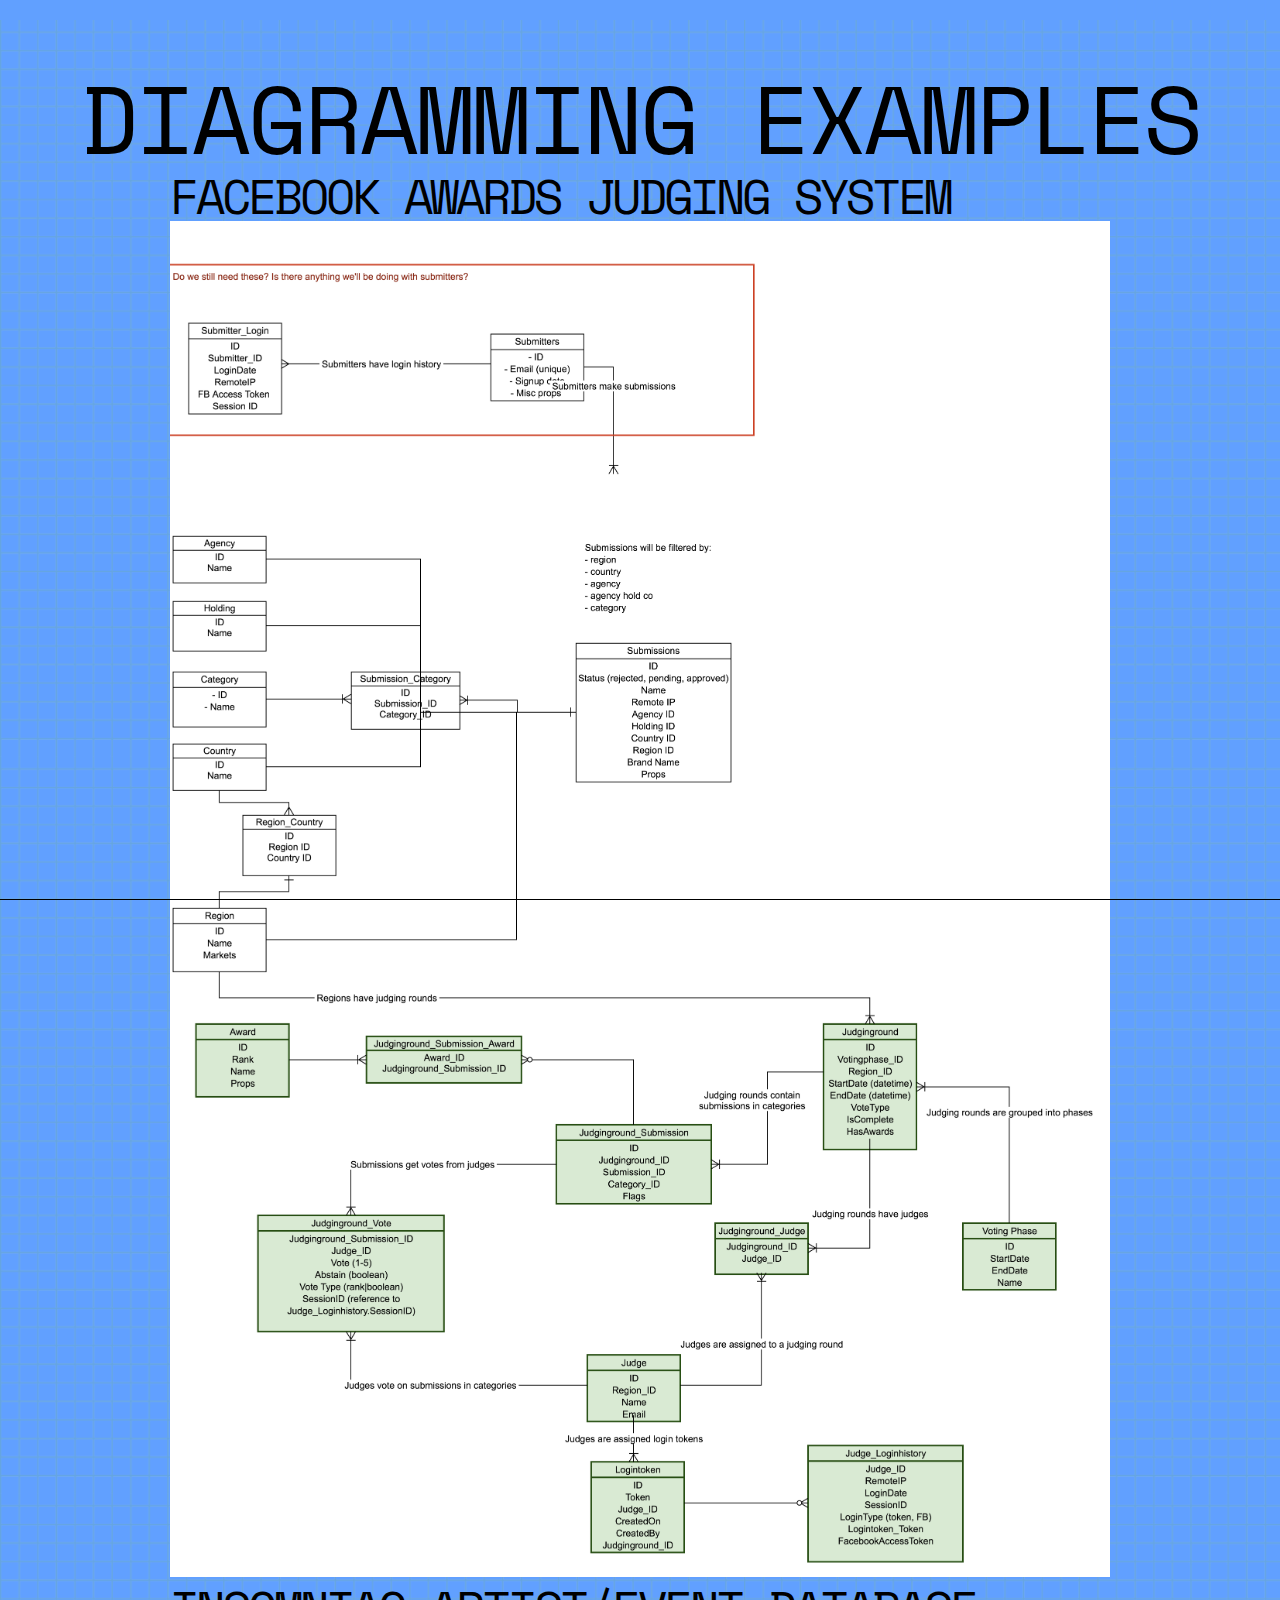
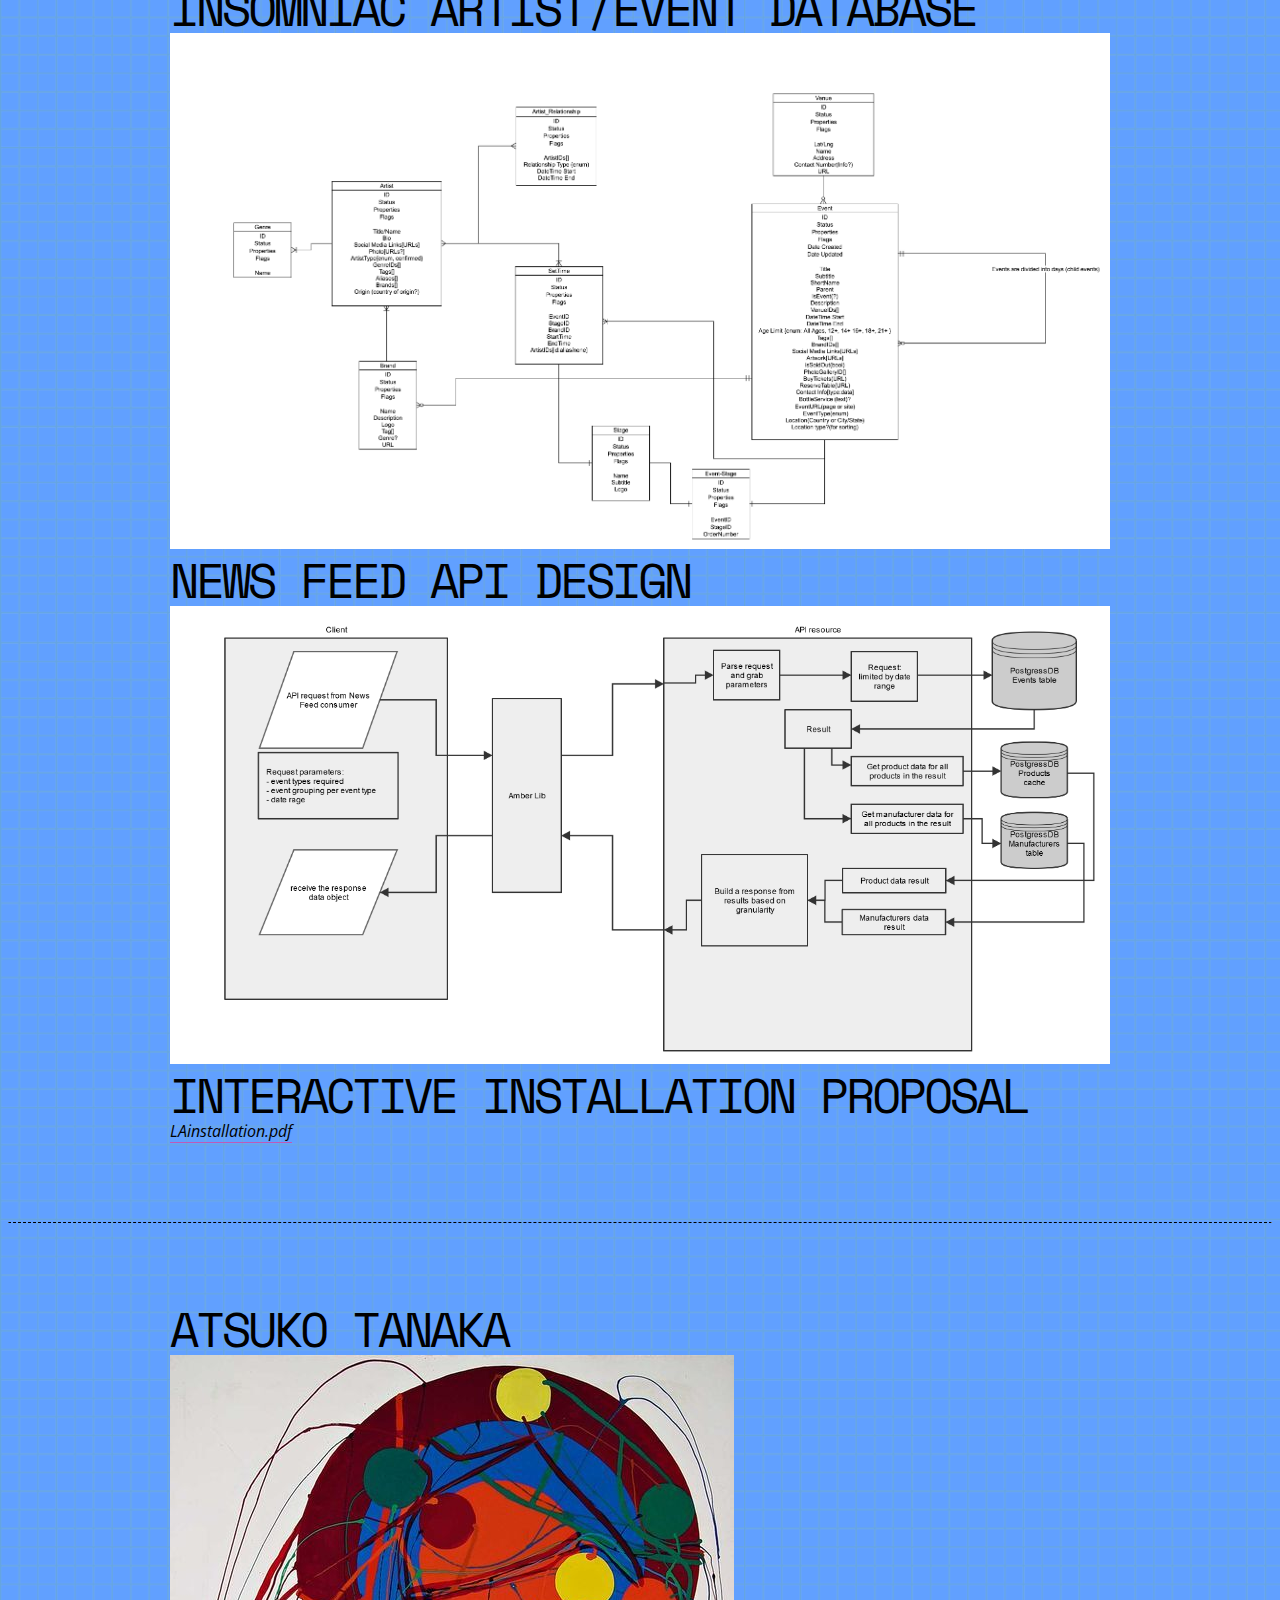
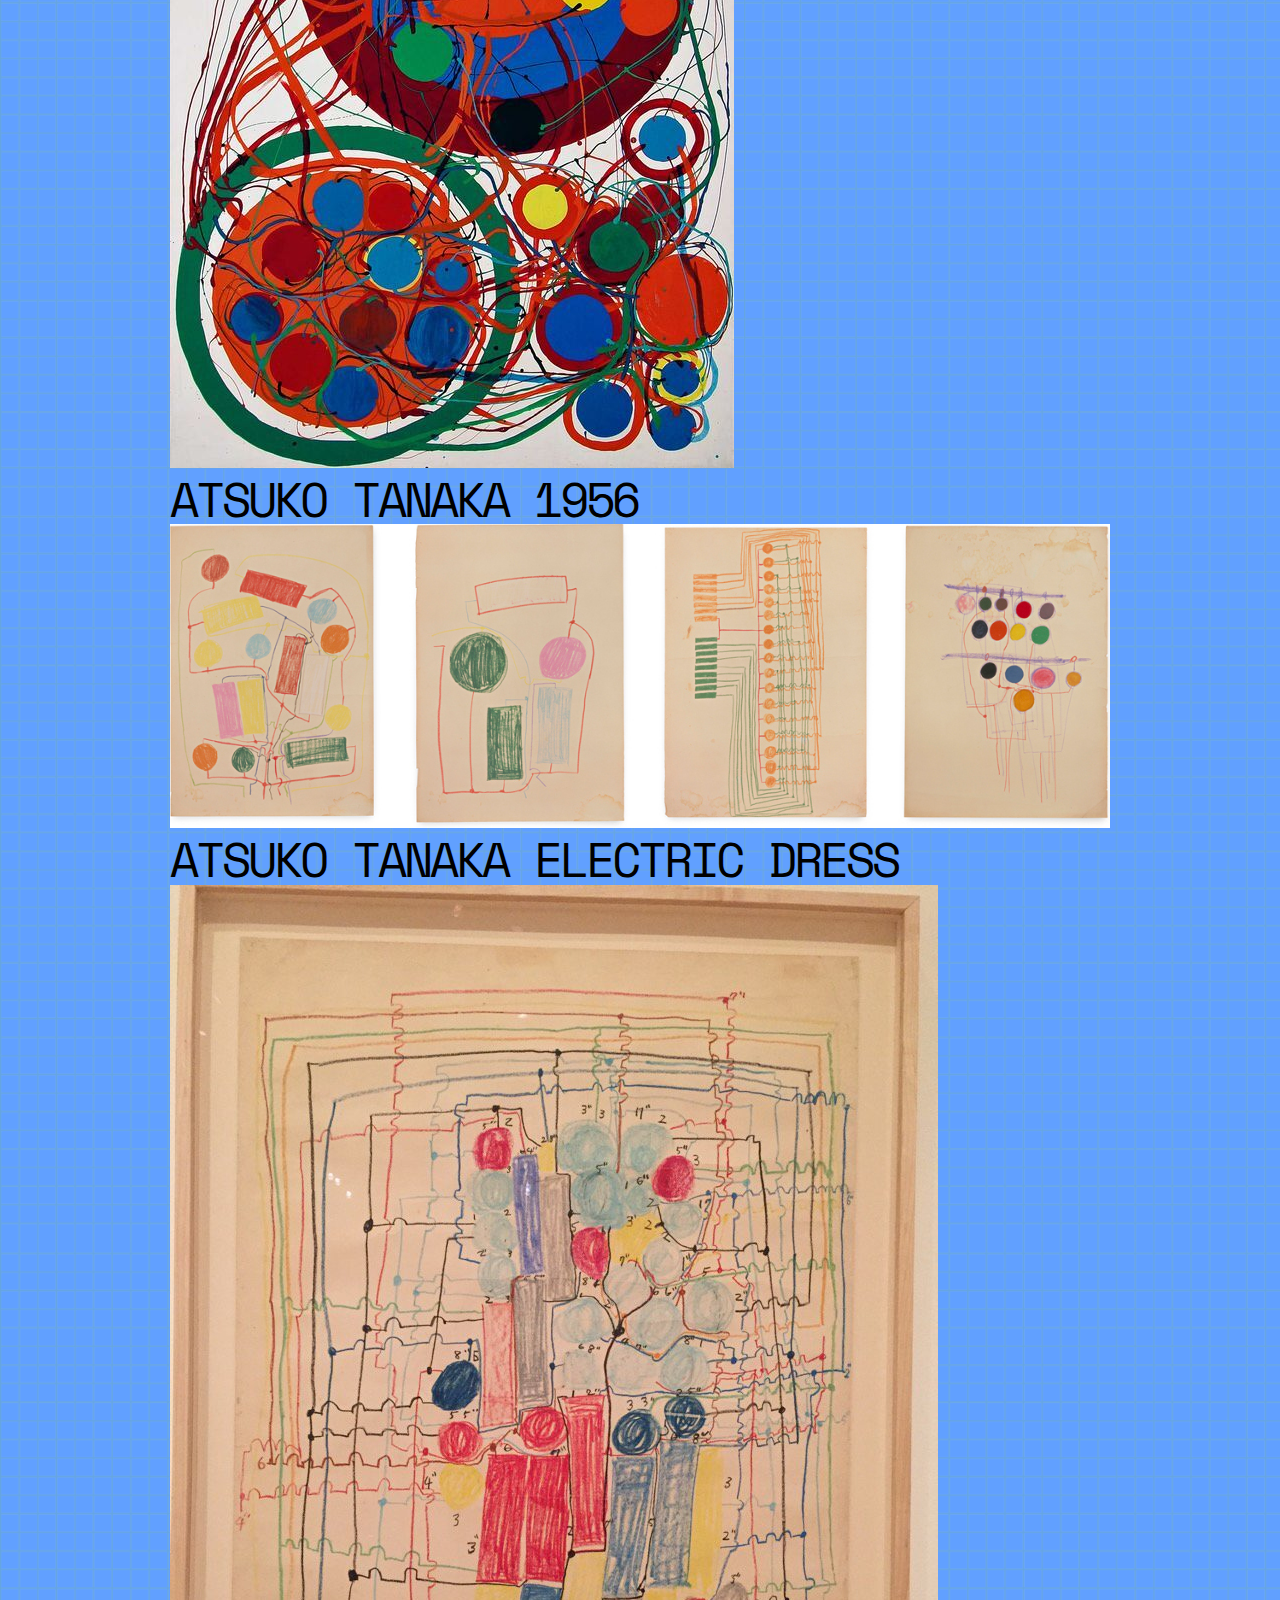
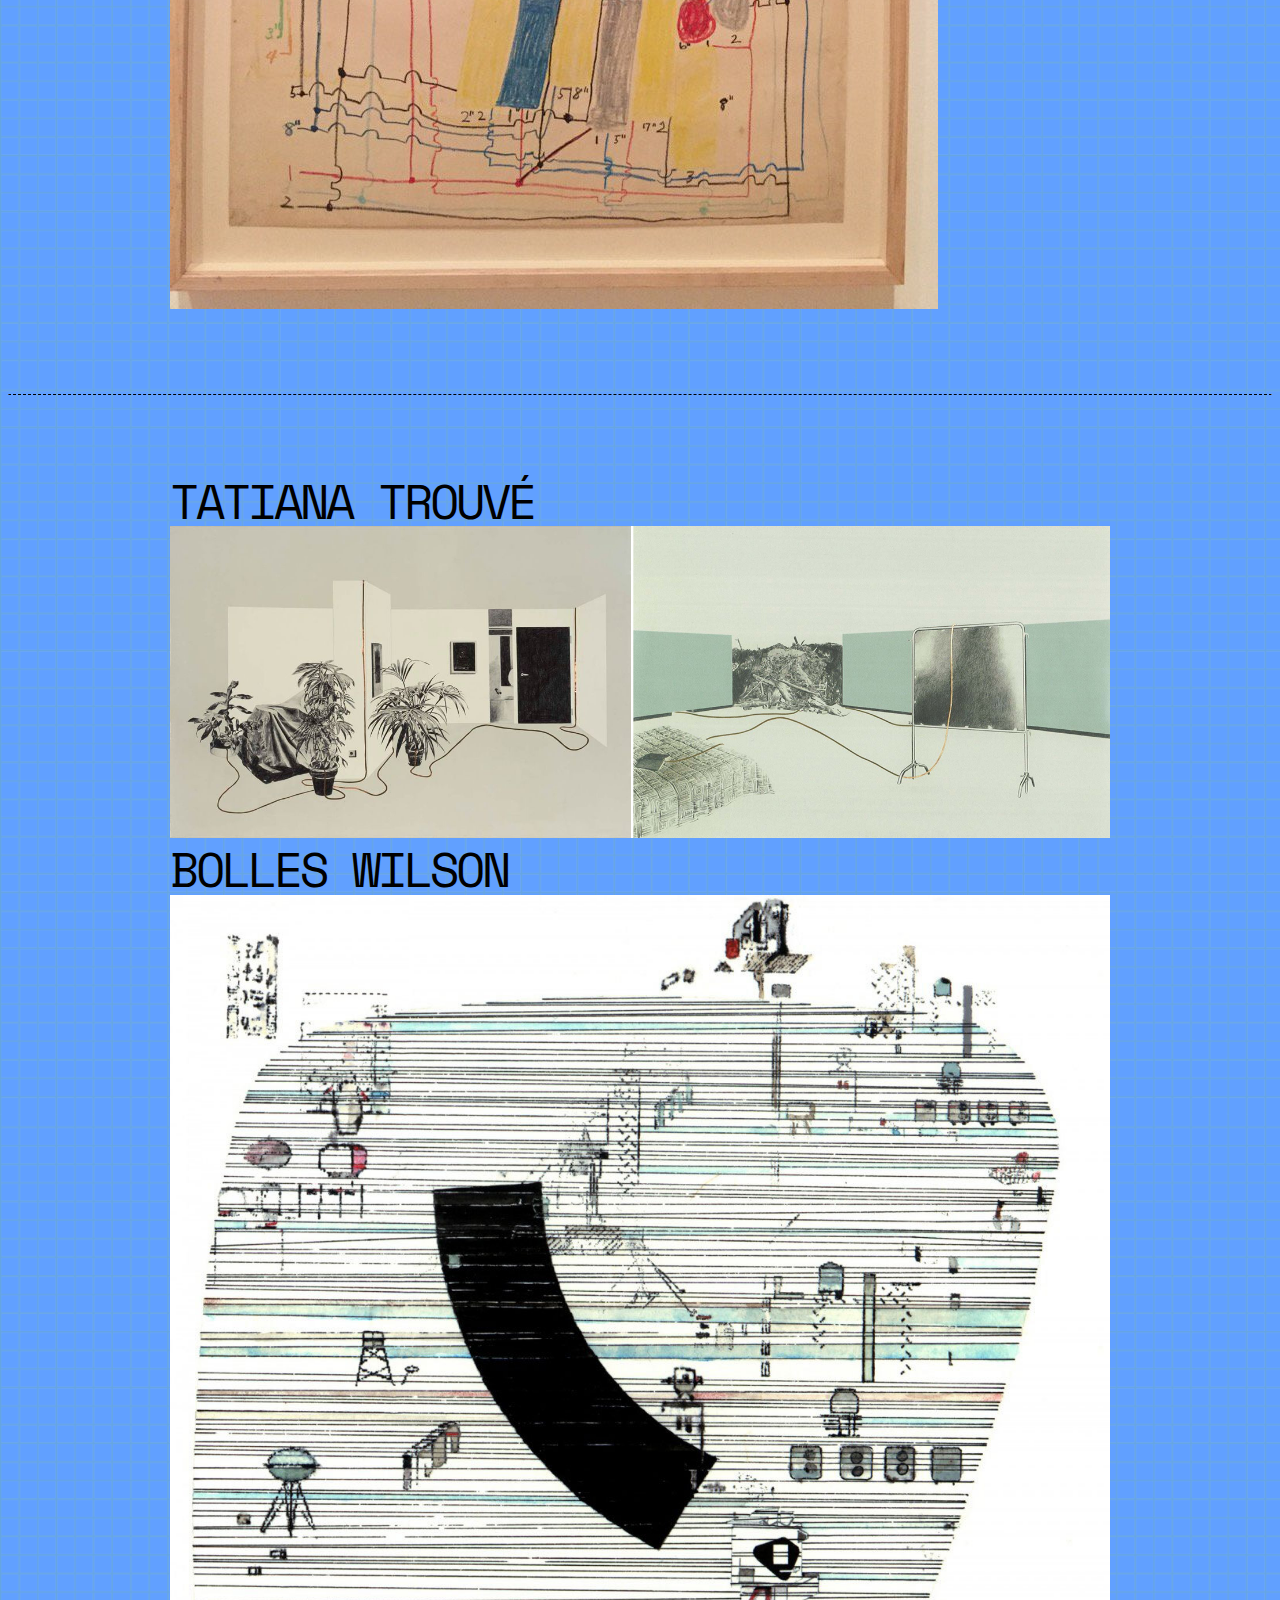
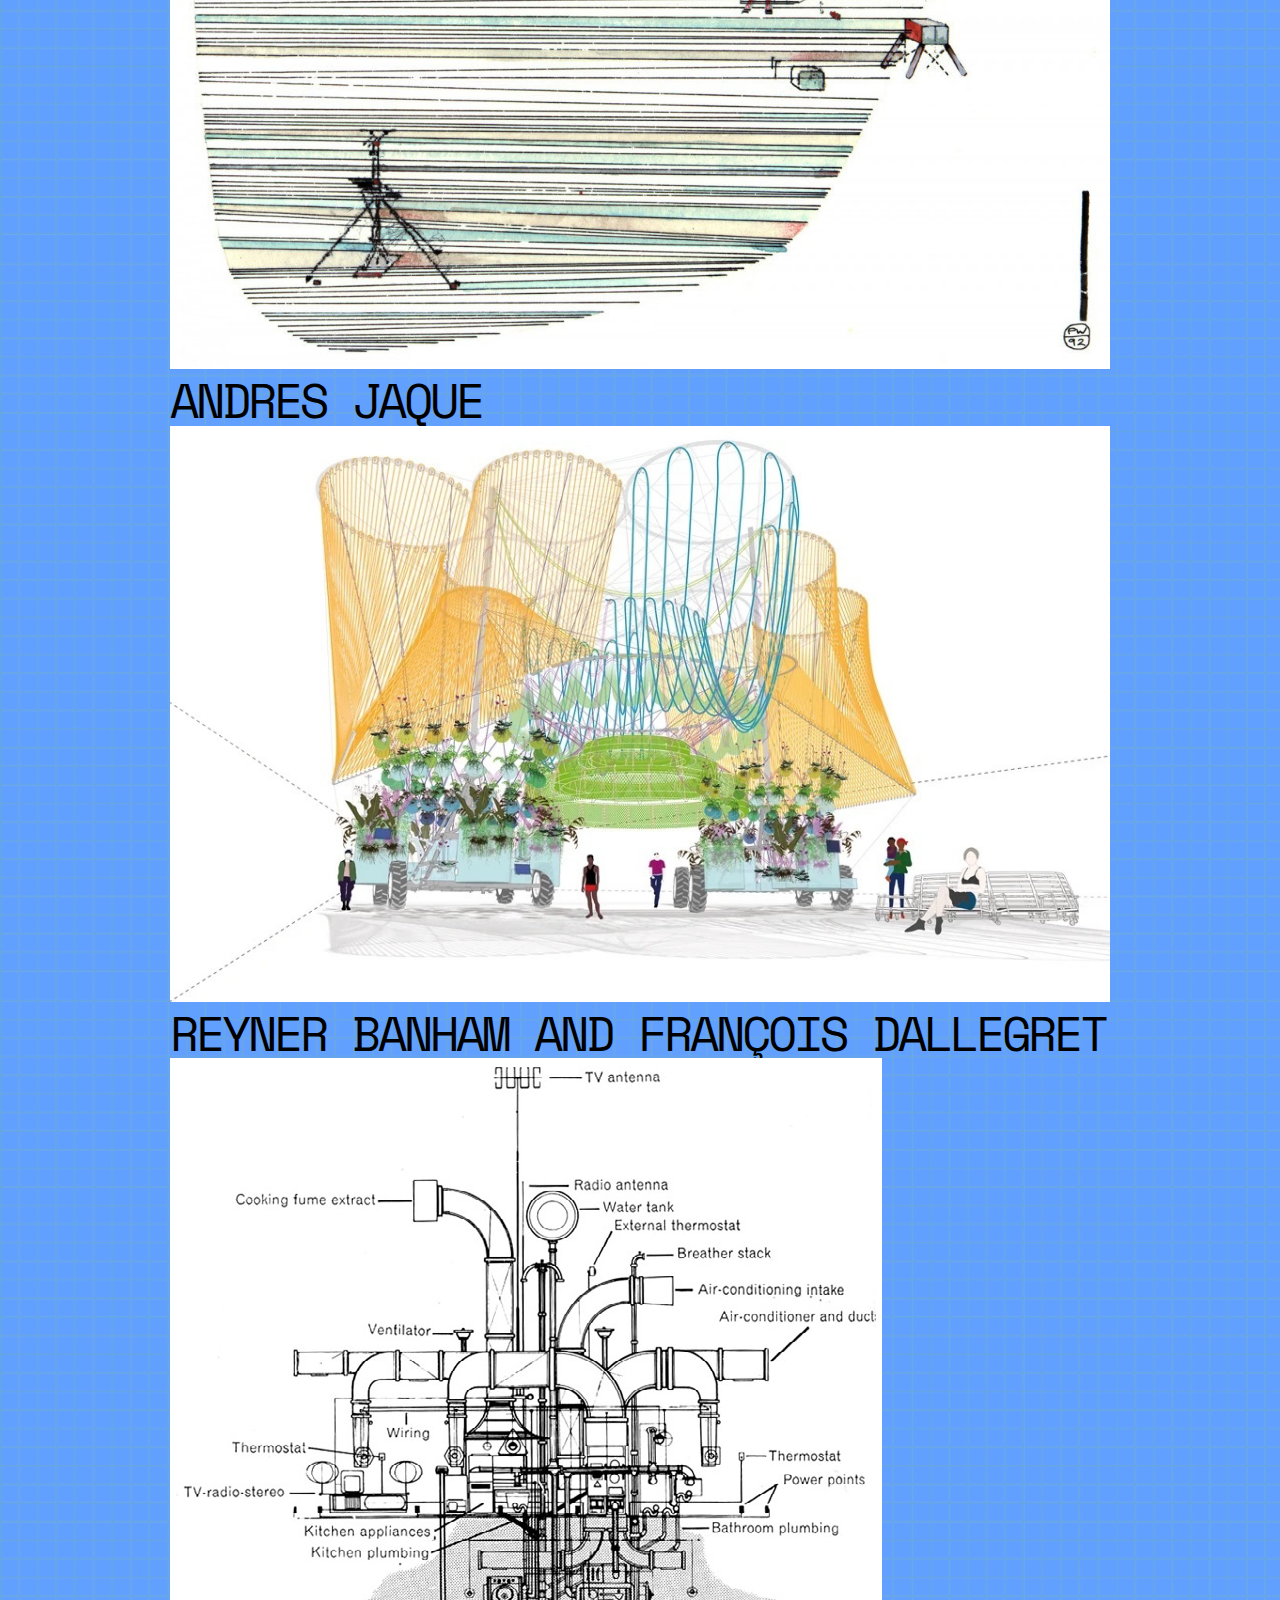
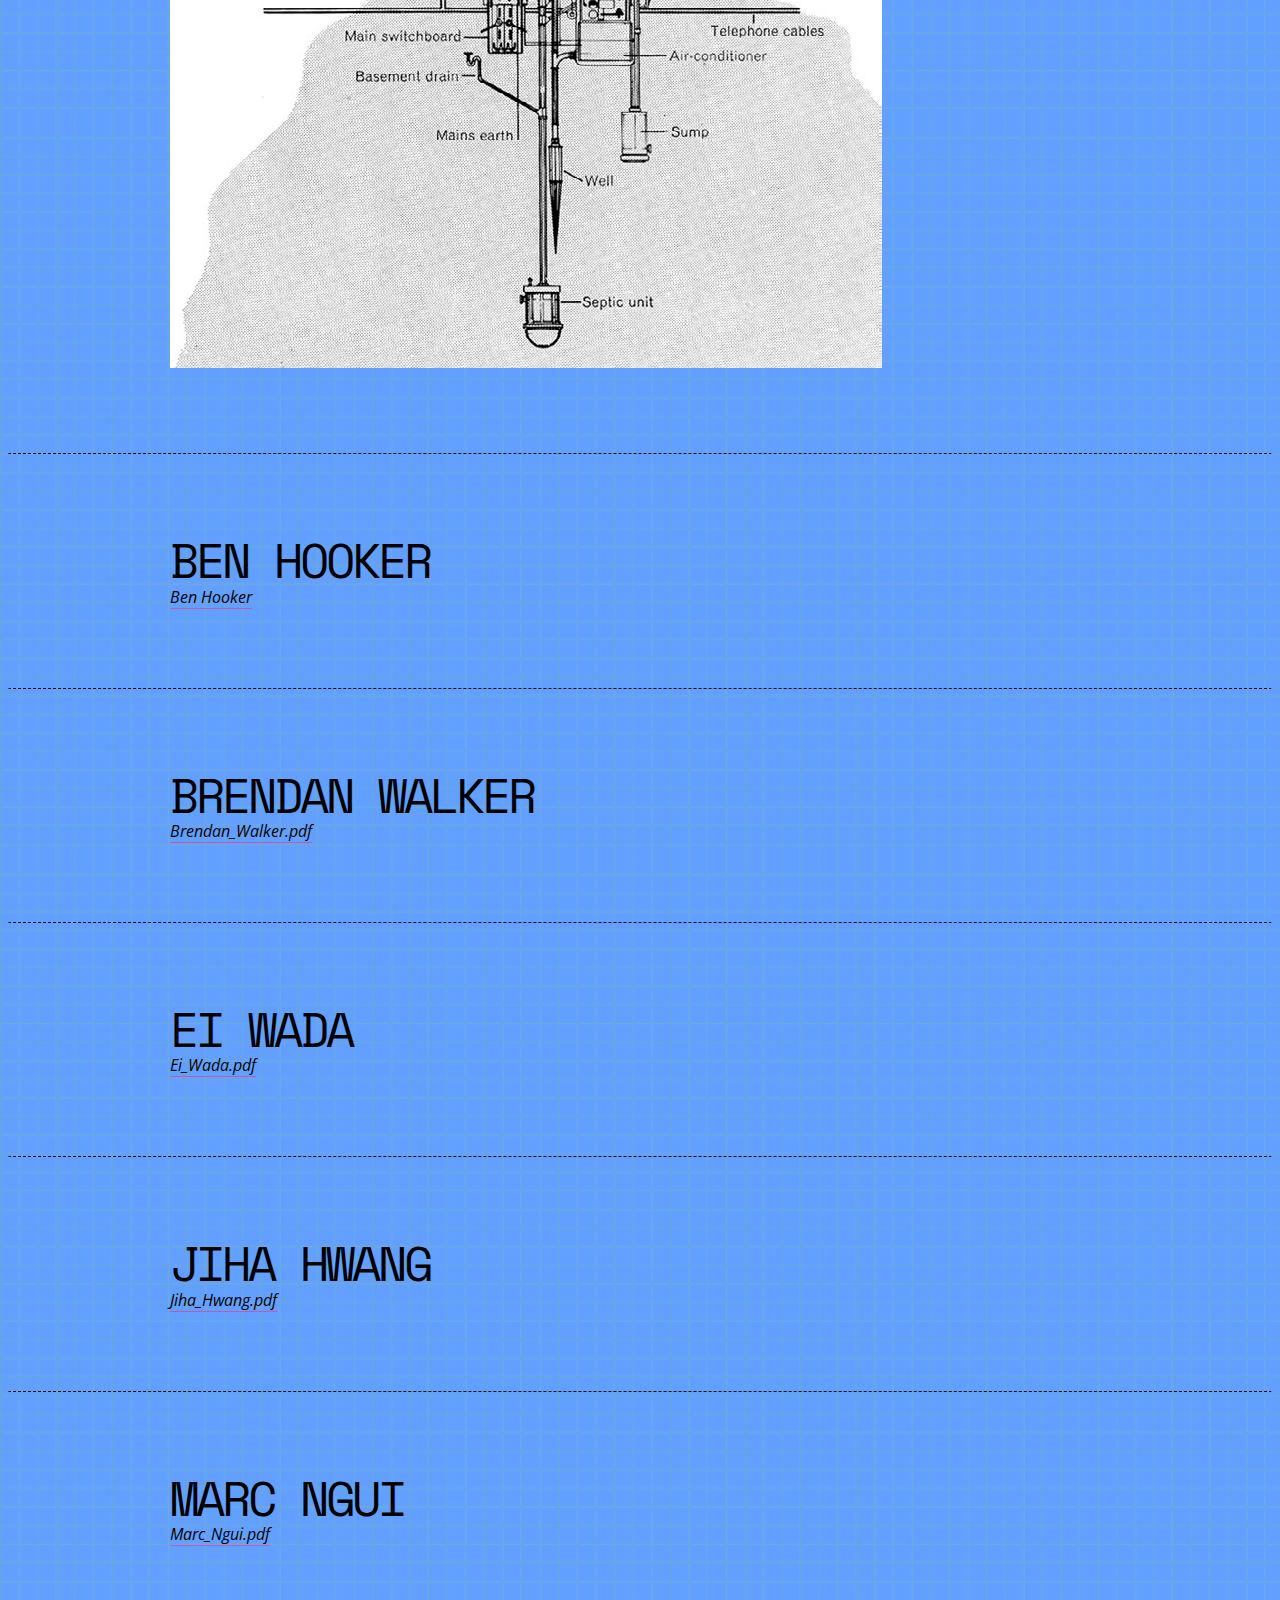
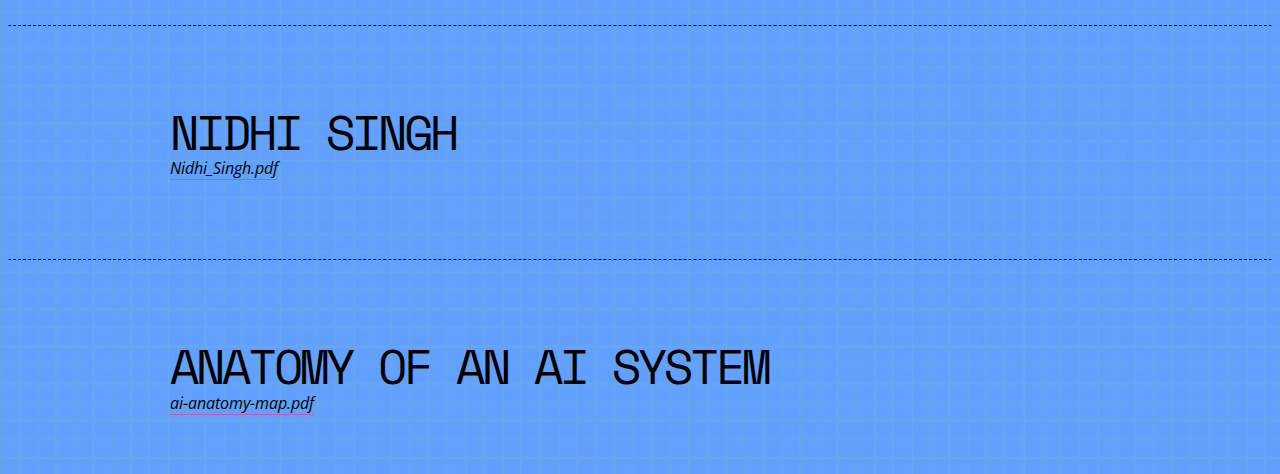
<file: diagramming/index.html>
<!DOCTYPE html>
<html lang="en">

<head>
    <meta charset="UTF-8">
    <meta name="viewport" content="width=device-width, initial-scale=1.0">
    <title>Diagramming examples</title>
    <link href="../style.css" rel="stylesheet">

</head>

<body>
    <header></header>
    <main>
        <h1>Diagramming examples</h1>
        
        <section>
            <h3>Facebook Awards Judging System</h3>
            <img src="fb_awards.png" alt="Facebook Awards Judging System">
            <h3>Insomniac Artist/Event Database</h3>
            <img src="insomniac_artist_db.png" alt="Insomniac Artist/Event Database">
            <h3>News Feed API design</h3>
            <img src="news_feed_via_api.png" alt="News Feed API design">
            
            <h3>Interactive Installation Proposal</h3>
            <object type="application/pdf" width="100%" height="600" data="LAinstallation.pdf">
                <a href="LAinstallation.pdf" target="_blank">LAinstallation.pdf</a>
            </object>
        </section>
        <hr>
        <section>
            <h3>Atsuko Tanaka</h3>
            <img src="Atsuko_Tanaka.jpg" alt="Atsuko_Tanaka">

            <h3>Atsuko Tanaka 1956</h3>
            <img src="AtsukoTanaka_1956.jpg" alt="AtsukoTanaka_1956">

            <h3>Atsuko Tanaka Electric Dress</h3>
            <img src="AtsukoTanaka_ElecticDress_1956.jpg" alt="AtsukoTanaka_ElecticDress_1956">
        </section>
        <hr>
        <section>
            <h3>Tatiana Trouvé</h3>
            <img src="tatiana trouvé.jpg" alt="Tatiana Trouvé">

            <h3>Bolles Wilson</h3>
            <img src="Bolles Wilson.jpg" alt="Bolles Wilson">

            <h3>Andres Jaque</h3>
            <img src="Andres Jaque.jpg" alt="Andres Jaque">

            <h3>Reyner Banham and François Dallegret</h3>
            <img src="Reyner Banham and François Dallegret.jpg" alt="Reyner Banham and François Dallegret">
        </section>
        <hr>
        <section>
            <h3>Ben Hooker</h3>
            <object type="application/pdf" width="100%" height="600" data="Ben_Hooker.pdf">
                <a href="Ben_Hooker.pdf" target="_blank">Ben Hooker</a>
            </object>
        </section>
        <hr>
        <section>
            <h3>Brendan Walker</h3>
            <object type="application/pdf" width="100%" height="600" data="Brendan_Walker.pdf">
                <a href="Brendan_Walker.pdf" target="_blank">Brendan_Walker.pdf</a>
            </object>
        </section>
        <hr>
        <section>
            <h3>Ei Wada</h3>
            <object type="application/pdf" width="100%" height="600" data="Ei_Wada.pdf">
                <a href="Ei_Wada.pdf" target="_blank">Ei_Wada.pdf</a>
            </object>
        </section>
        <hr>
        <section>
            <h3>Jiha Hwang</h3>
            <object type="application/pdf" width="100%" height="600" data="Jiha_Hwang.pdf">
                <a href="Jiha_Hwang.pdf" target="_blank">Jiha_Hwang.pdf</a>
            </object>
        </section>
        <hr>
        <section>
            <h3>Marc Ngui</h3>
            <object type="application/pdf" width="100%" height="600" data="Marc_Ngui.pdf">
                <a href="Marc_Ngui.pdf" target="_blank">Marc_Ngui.pdf</a>
            </object>
        </section>
        <hr>
        <section>
            <h3>Nidhi Singh</h3>
            <object type="application/pdf" width="100%" height="600" data="Nidhi_Singh.pdf">
                <a href="Nidhi_Singh.pdf" target="_blank">Nidhi_Singh.pdf</a>
            </object>
        </section>
        <hr>
        <section>
            <h3>Anatomy of an AI System</h3>
            <object type="application/pdf" width="100%" height="600" data="https://anatomyof.ai/img/ai-anatomy-map.pdf">
                <a href="https://anatomyof.ai/img/ai-anatomy-map.pdf" target="_blank">ai-anatomy-map.pdf</a>
            </object>
        </section>
    </main>
    <footer></footer>
</body>

</html>
</file>
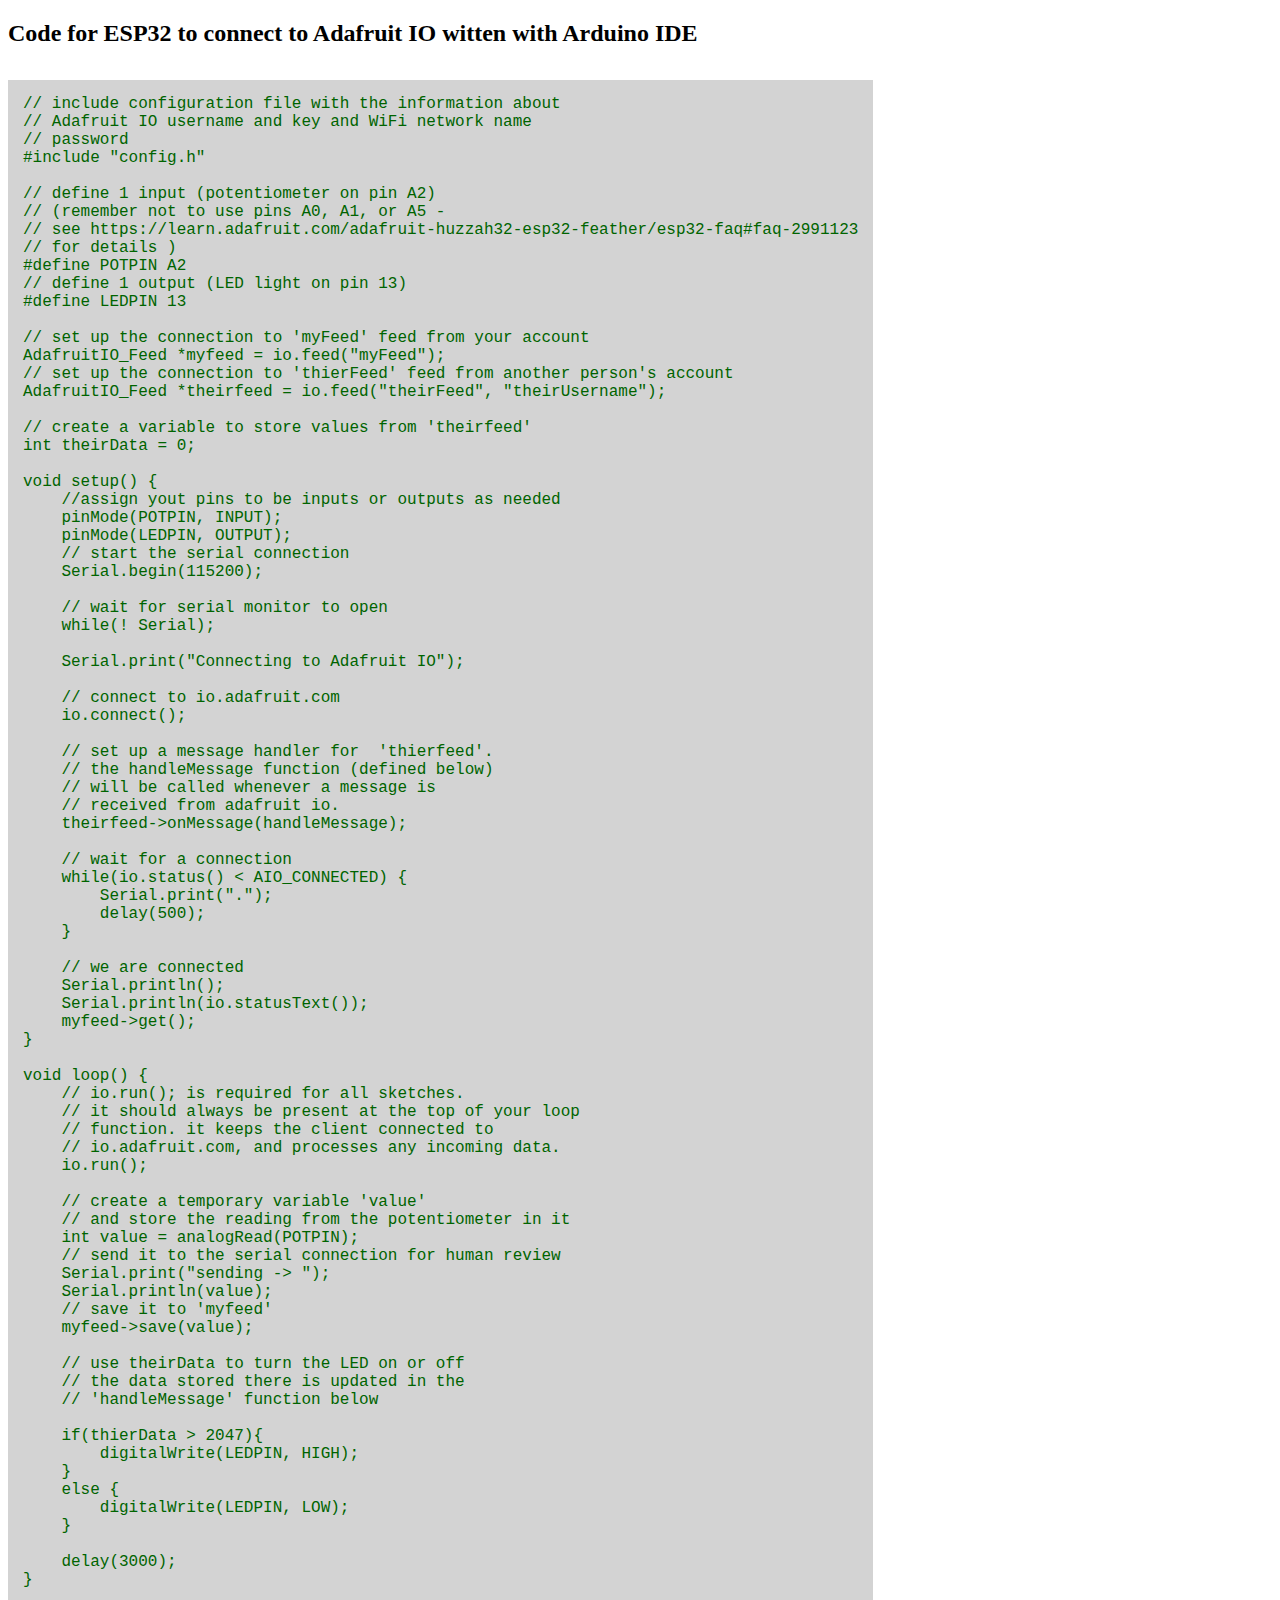
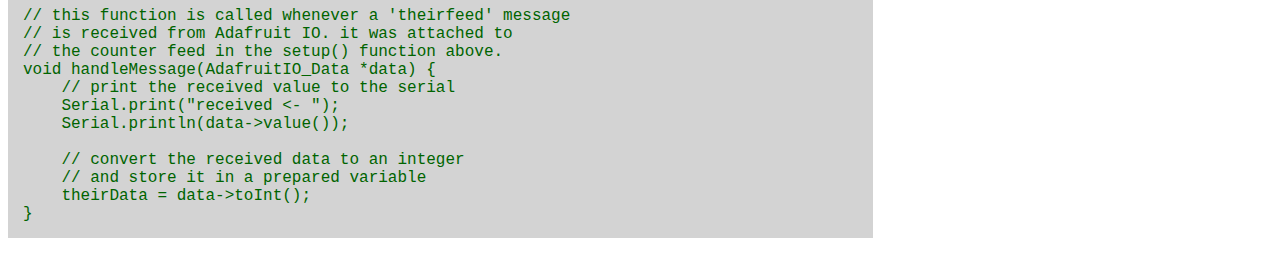
<file: project3/index.html>
<!DOCTYPE html>
<html lang="en">

<head>
    <meta charset="UTF-8">
    <meta http-equiv="X-UA-Compatible" content="IE=edge">
    <meta name="viewport" content="width=device-width, initial-scale=1.0">
    <title>Connecting ESP32s to AdafruitIo cloud</title>

    <style>
        pre {
            display: inline-block;
            padding: 15px;
            background-color: lightgrey;
            color: darkgreen;
        }
        code {
            font-family: 'Courier New', Courier, monospace;
        }
    </style>
</head>

<body>
    <header></header>
    <main>
        <section>
            <h2>Code for ESP32 to connect to Adafruit IO witten with Arduino IDE</h2>
            <pre class="codecontiner"><code>// include configuration file with the information about
// Adafruit IO username and key and WiFi network name
// password
#include "config.h"

// define 1 input (potentiometer on pin A2)
// (remember not to use pins A0, A1, or A5 -
// see https://learn.adafruit.com/adafruit-huzzah32-esp32-feather/esp32-faq#faq-2991123
// for details ) 
#define POTPIN A2
// define 1 output (LED light on pin 13)
#define LEDPIN 13

// set up the connection to 'myFeed' feed from your account
AdafruitIO_Feed *myfeed = io.feed("myFeed");
// set up the connection to 'thierFeed' feed from another person's account
AdafruitIO_Feed *theirfeed = io.feed("theirFeed", "theirUsername");

// create a variable to store values from 'theirfeed'
int theirData = 0;

void setup() {
    //assign yout pins to be inputs or outputs as needed
    pinMode(POTPIN, INPUT);
    pinMode(LEDPIN, OUTPUT);
    // start the serial connection
    Serial.begin(115200);

    // wait for serial monitor to open
    while(! Serial);

    Serial.print("Connecting to Adafruit IO");

    // connect to io.adafruit.com
    io.connect();

    // set up a message handler for  'thierfeed'.
    // the handleMessage function (defined below)
    // will be called whenever a message is
    // received from adafruit io.
    theirfeed->onMessage(handleMessage);

    // wait for a connection
    while(io.status() < AIO_CONNECTED) {
        Serial.print(".");
        delay(500);
    }

    // we are connected
    Serial.println();
    Serial.println(io.statusText());
    myfeed->get();
}

void loop() {
    // io.run(); is required for all sketches.
    // it should always be present at the top of your loop
    // function. it keeps the client connected to
    // io.adafruit.com, and processes any incoming data.
    io.run();

    // create a temporary variable 'value'
    // and store the reading from the potentiometer in it
    int value = analogRead(POTPIN);
    // send it to the serial connection for human review
    Serial.print("sending -> ");
    Serial.println(value);
    // save it to 'myfeed'
    myfeed->save(value);

    // use theirData to turn the LED on or off
    // the data stored there is updated in the
    // 'handleMessage' function below

    if(thierData > 2047){
        digitalWrite(LEDPIN, HIGH);
    }
    else {
        digitalWrite(LEDPIN, LOW);
    }

    delay(3000);
}

// this function is called whenever a 'theirfeed' message
// is received from Adafruit IO. it was attached to
// the counter feed in the setup() function above.
void handleMessage(AdafruitIO_Data *data) {
    // print the received value to the serial
    Serial.print("received <- ");
    Serial.println(data->value());

    // convert the received data to an integer
    // and store it in a prepared variable
    theirData = data->toInt();
}</code></pre>
        </section>
    </main>
</body>

</html>
</file>
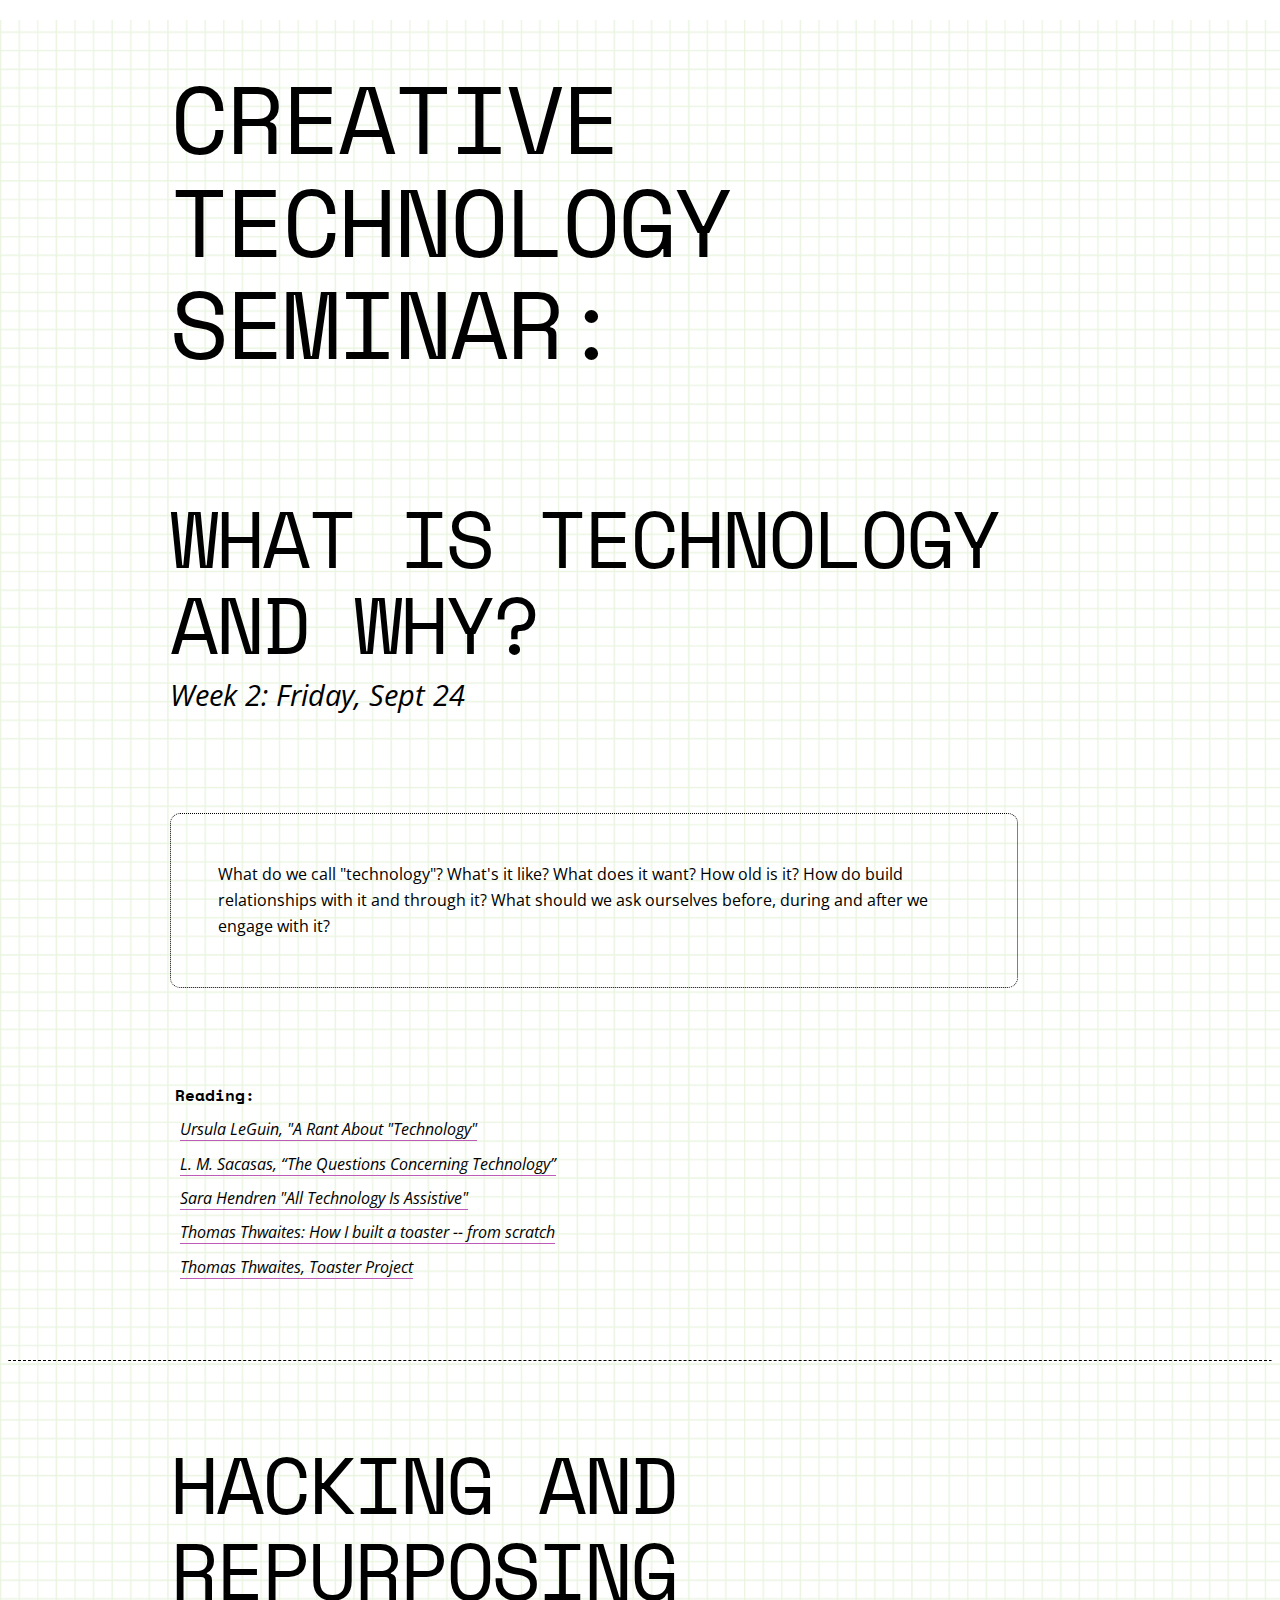
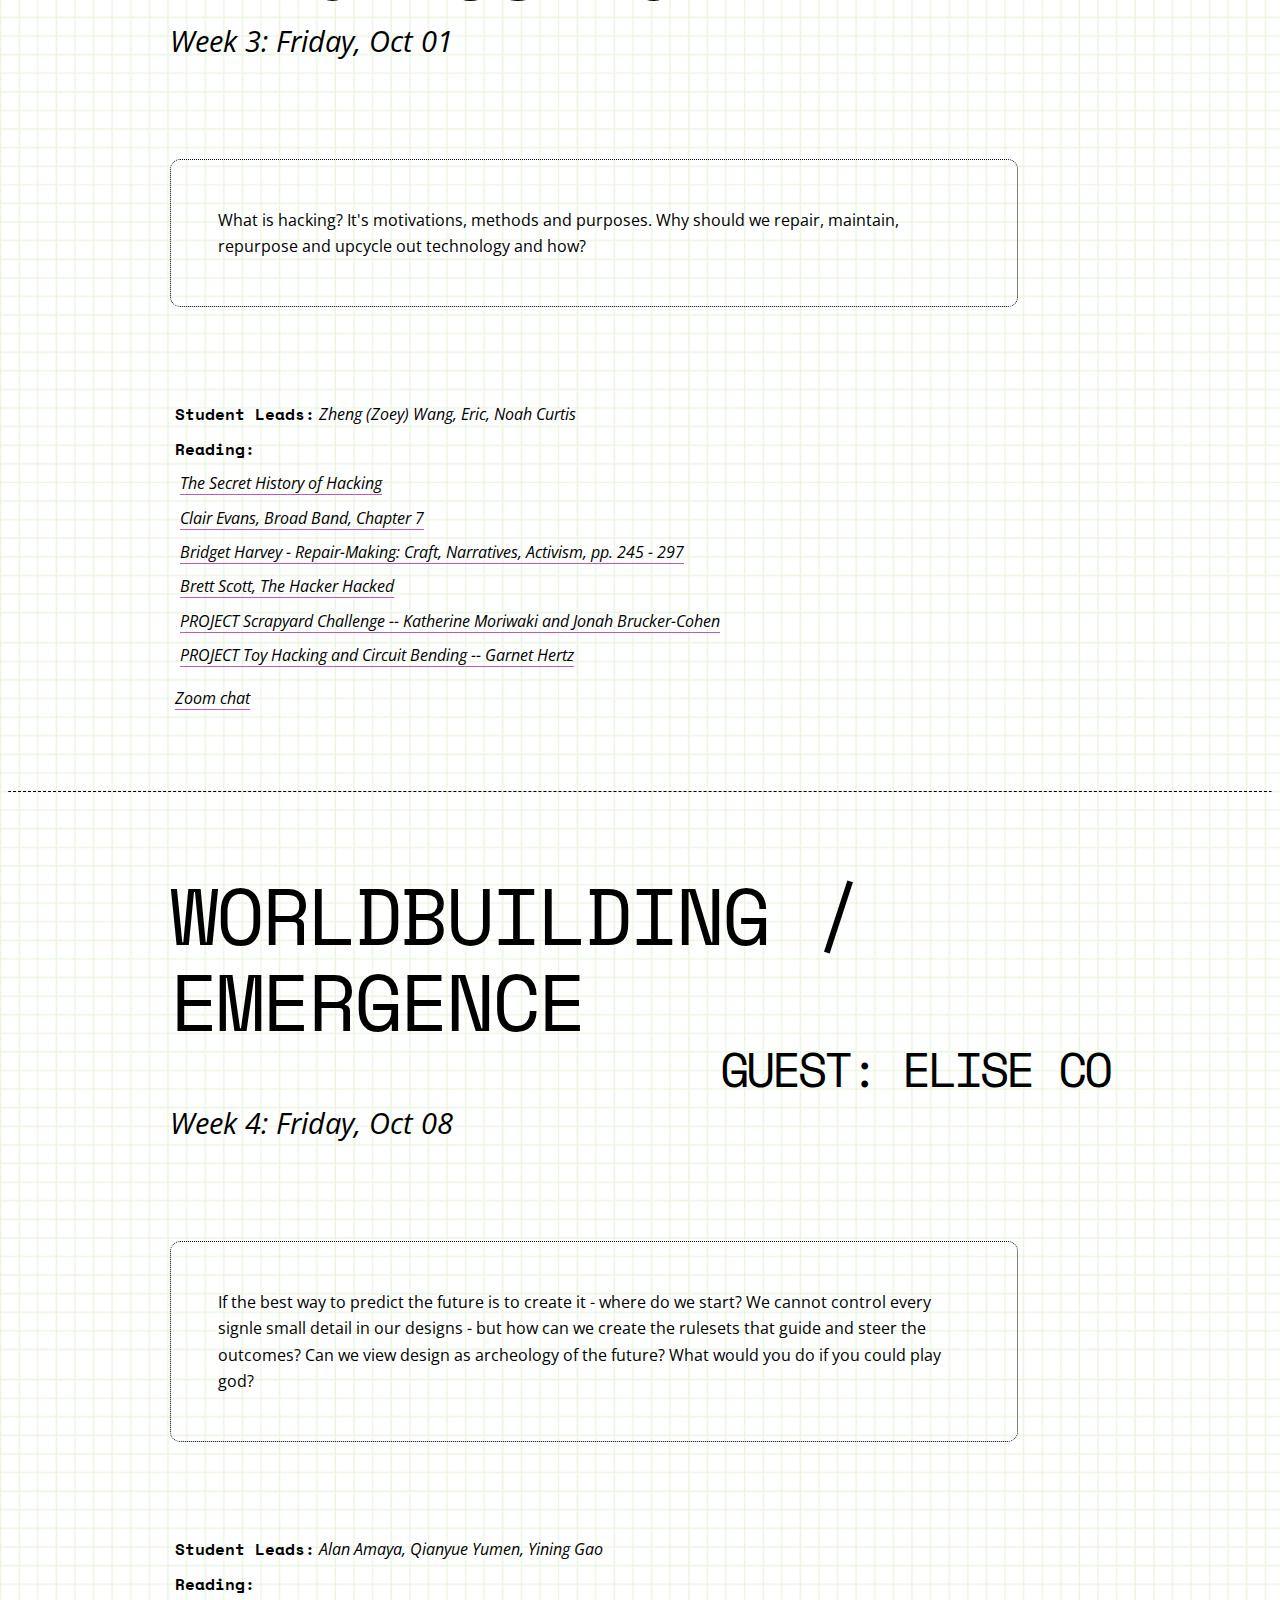
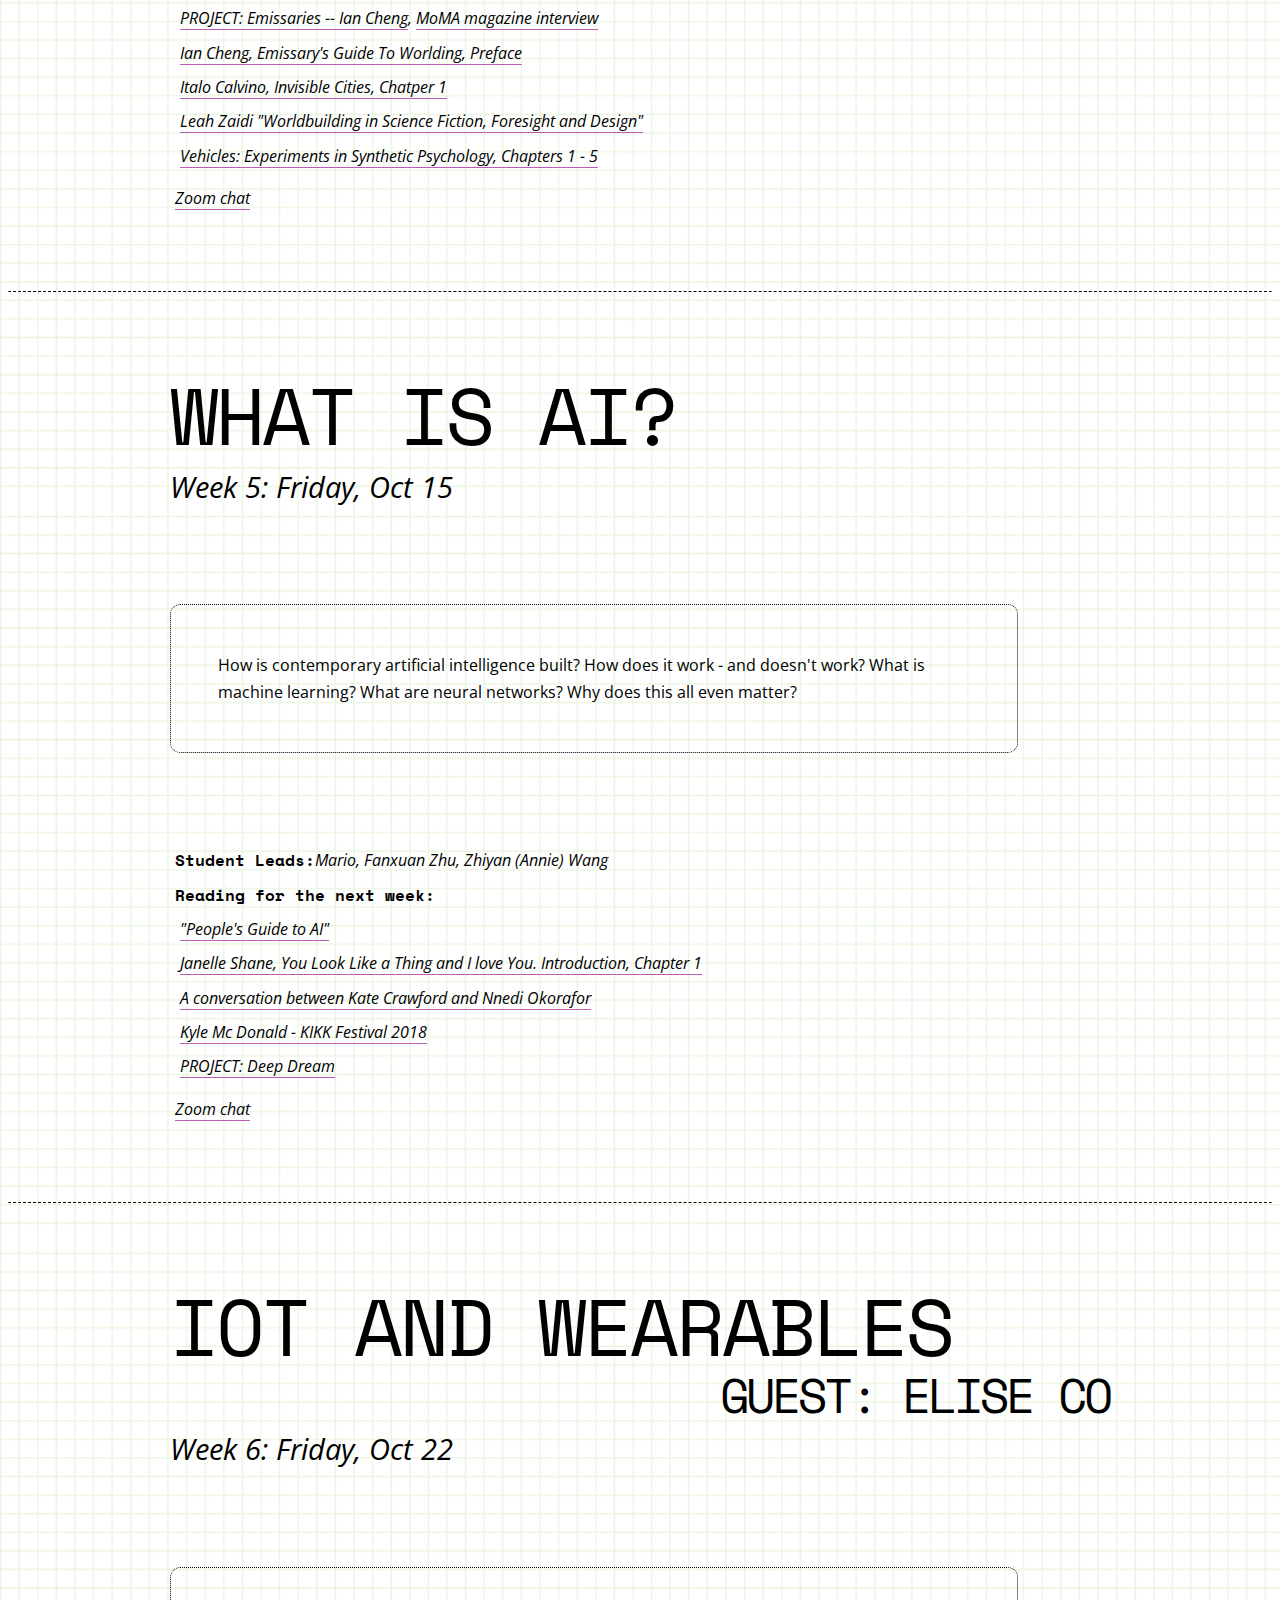
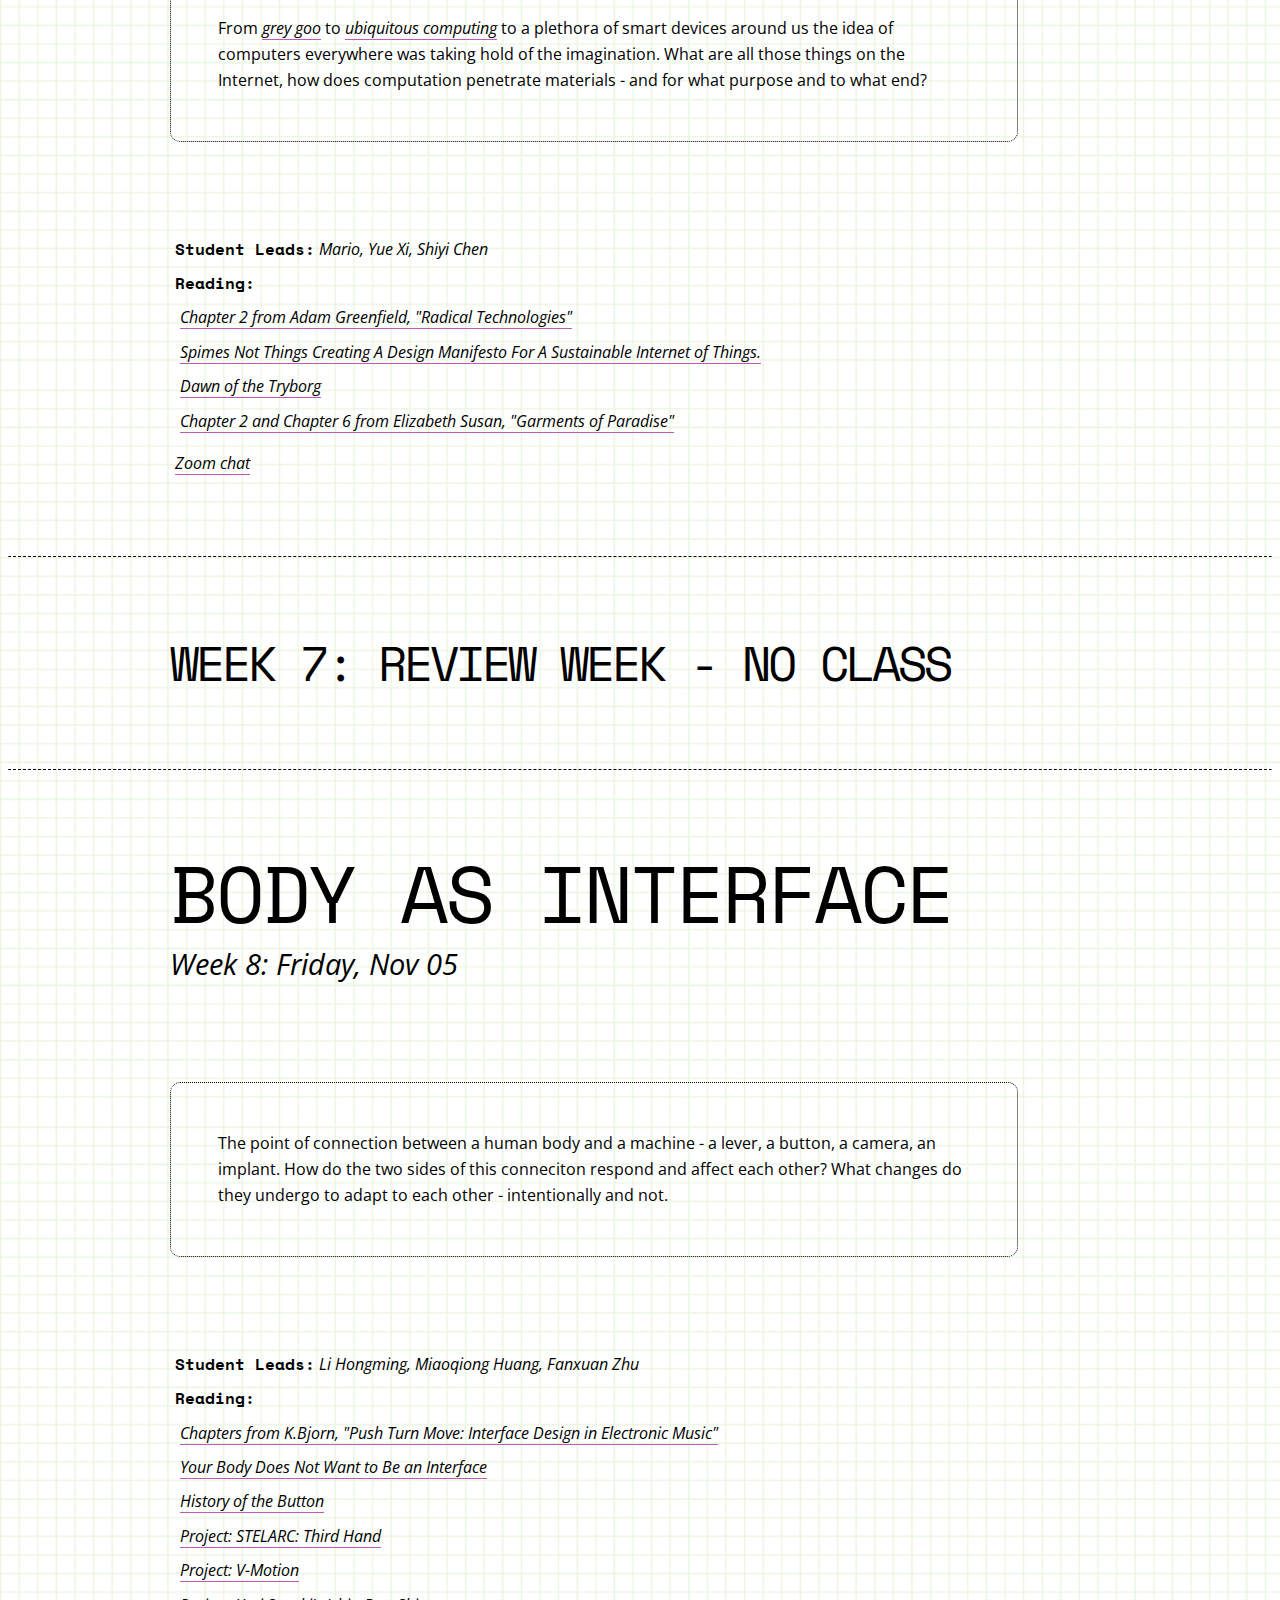
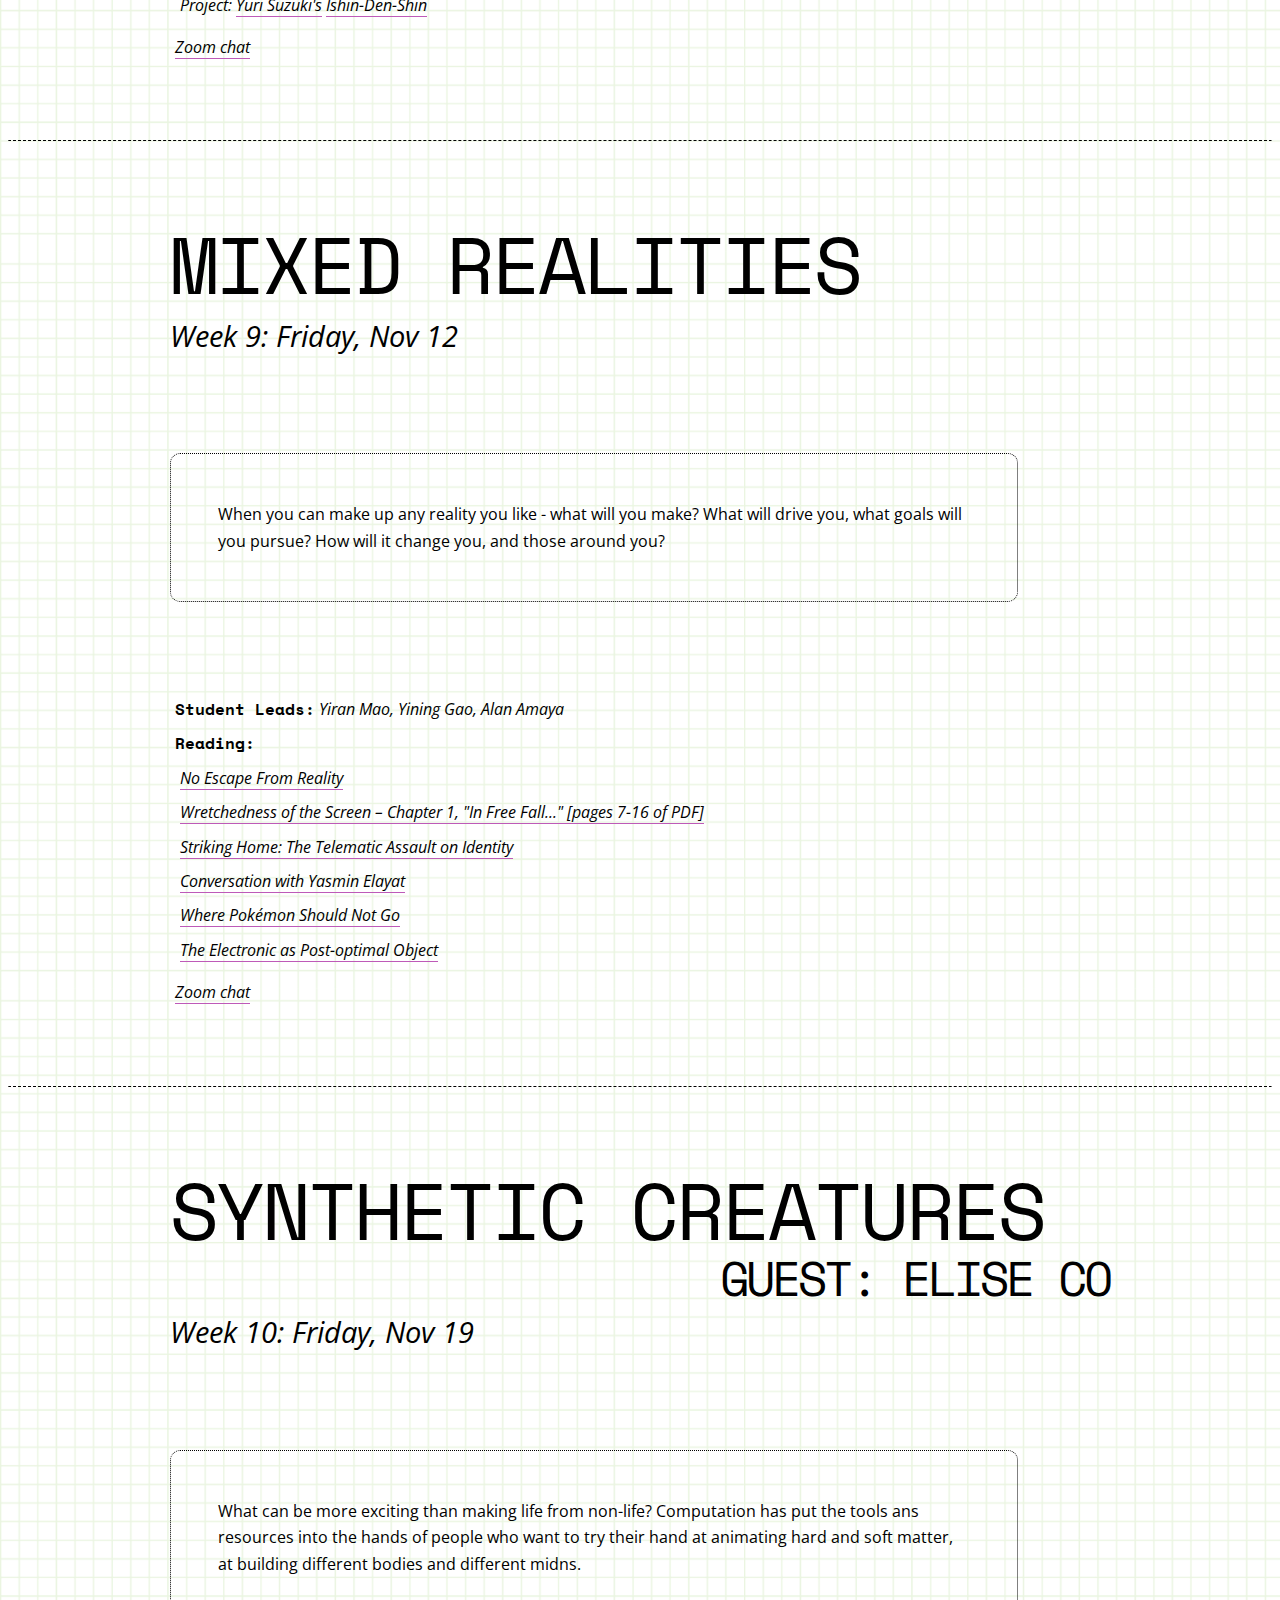
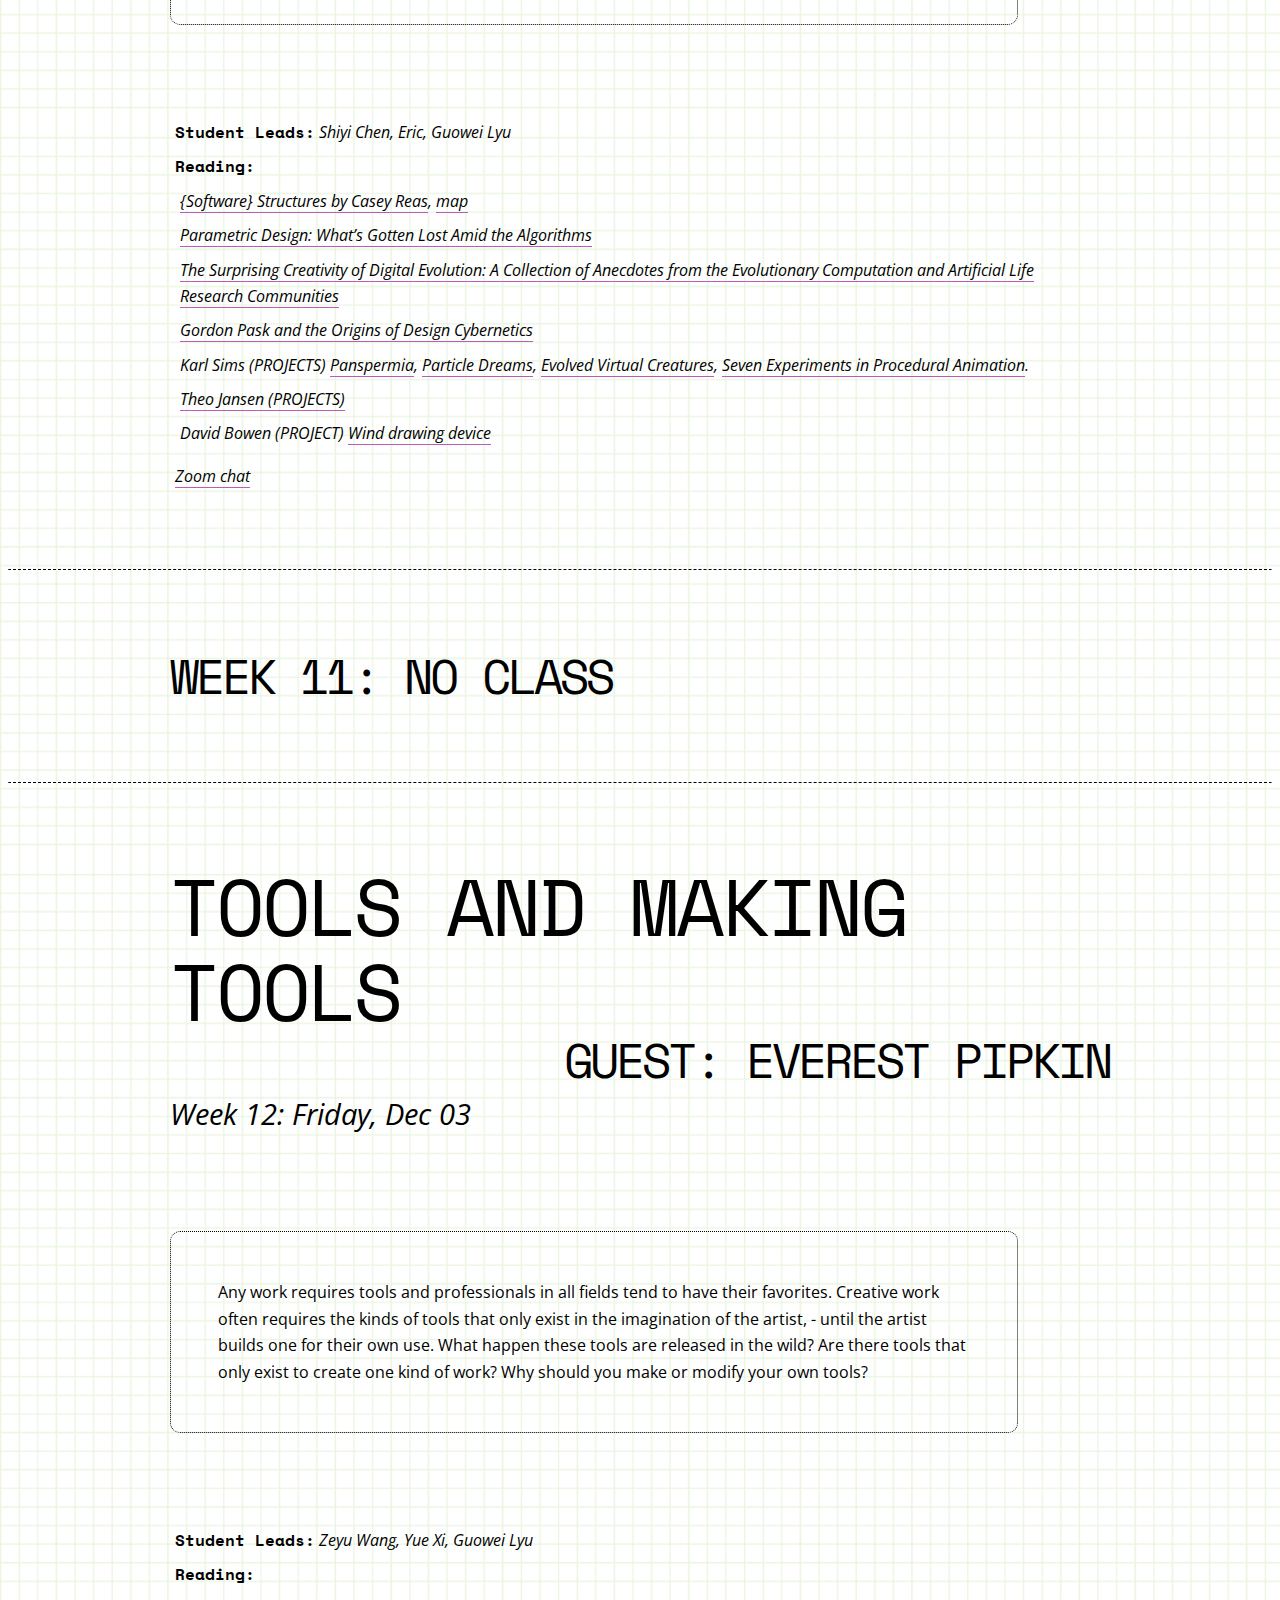
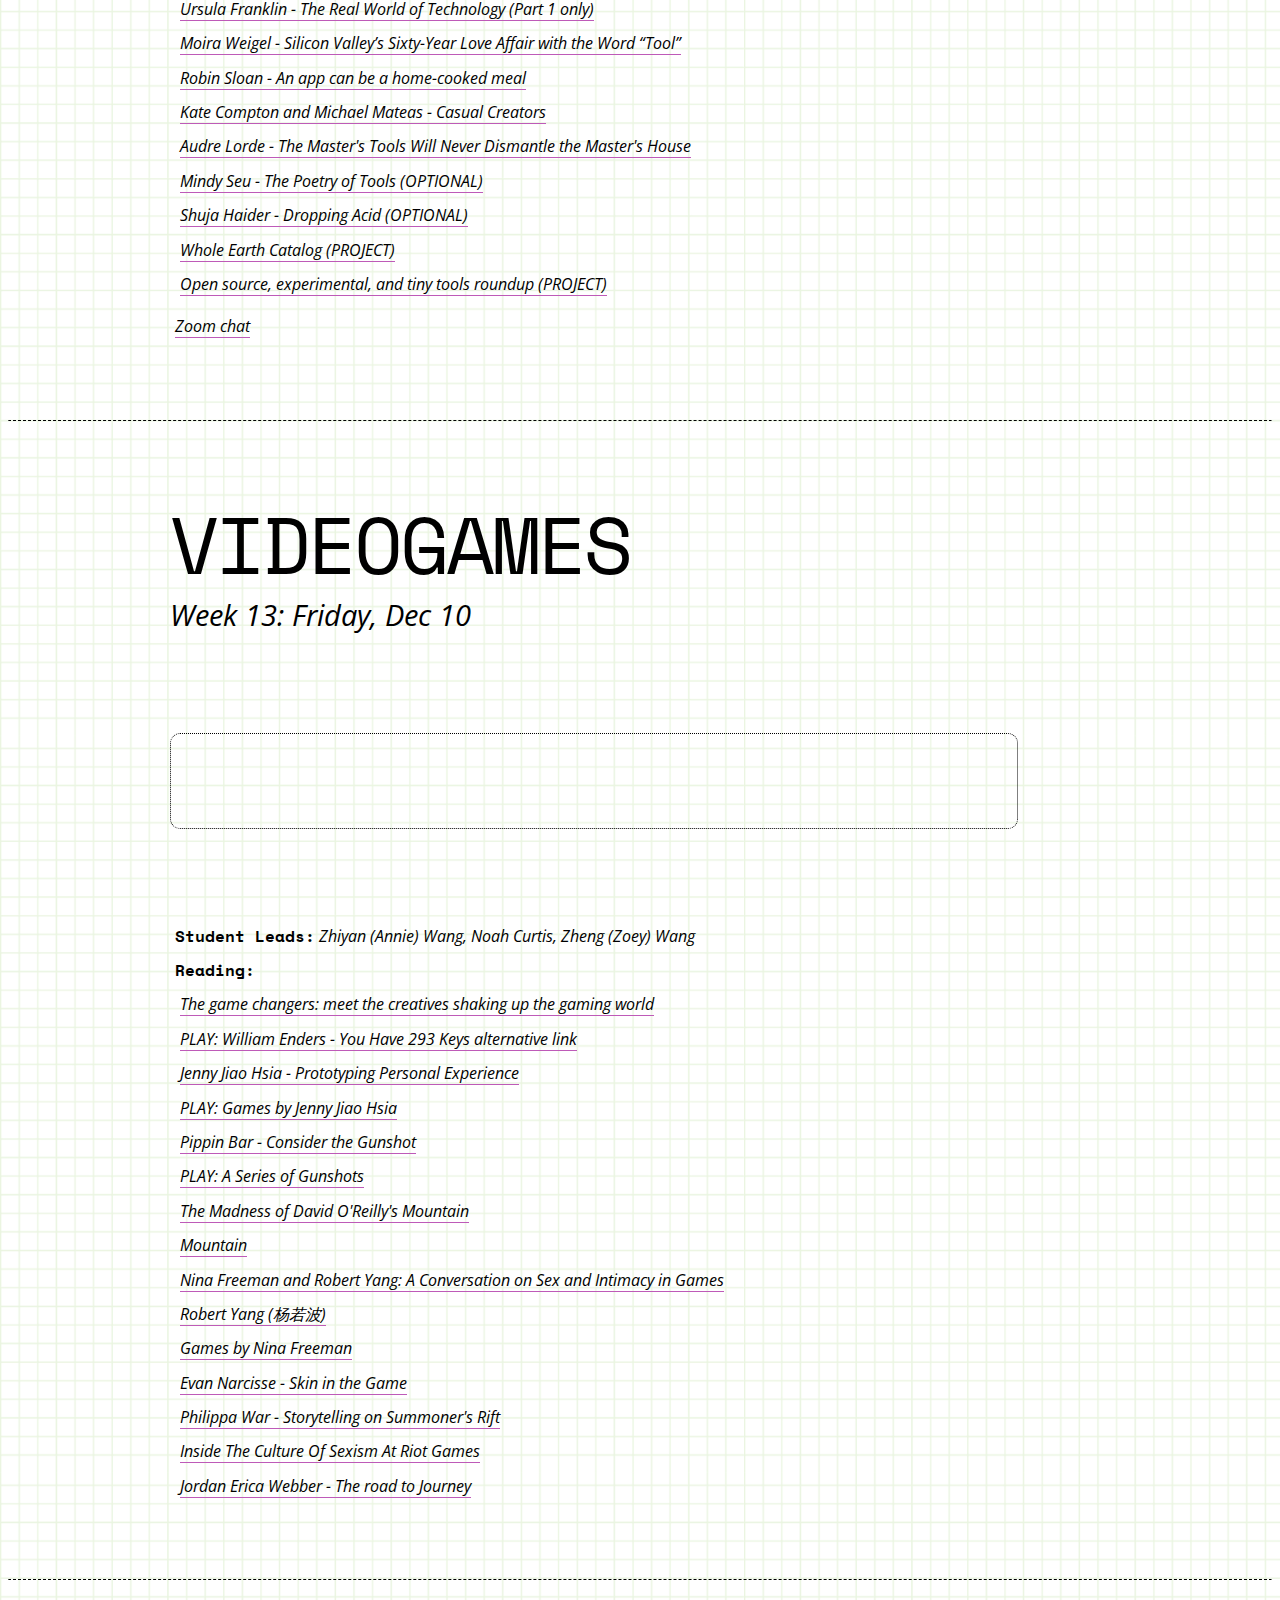
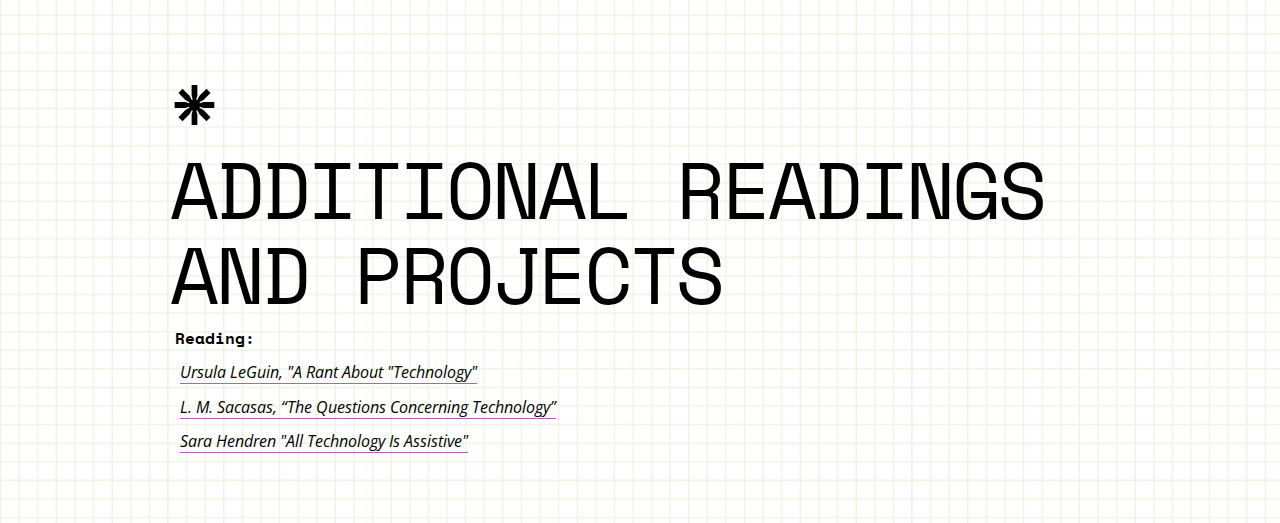
<file: seminar/index.html>
<!DOCTYPE html>
<html lang="en">

<head>
    <meta charset="UTF-8" />
    <meta http-equiv="X-UA-Compatible" content="IE=edge" />
    <meta name="viewport" content="width=device-width, initial-scale=1.0" />
    <link rel="stylesheet" href="../style.css" />
    <style>
        html {
            background-color: white;
        }
    </style>
    <title>ArtCenter College of Design | Media Design Practices | Creative Technology 3</title>
</head>

<body>
    <header>
        <nav>
            <h6 class="logo">Creative techology seminar</h6>

            <input type="checkbox" id="navToggle" />
            <label for="navToggle"></label>
            <ul>
                <li><a href="#" target="_blank">[ZOOM LINK]</a></li>
                <li><a href="#">PROJECTS</a></li>
                <li><a href="#resources">RESOURCES</a></li>
                <li><a href="#students">STUDENTS</a></li>
                <li><a href="/seminar/" target="_blank">SEMINAR</a></li>
            </ul>
        </nav>
    </header>

    <main>
        <section class="seminar-title">
            <h1>Creative<br />Technology<br />Seminar:</h1>
        </section>
        <!-- WEEK 2 -->
        <section>
            <h2>What is technology and why?</h2>
            <p class="date">Week 2: Friday, Sept 24</p>
            <p class="documentation">What do we call "technology"? What's it like? What does it want? How old is it? How do build relationships with it and through it? What should we ask ourselves before, during and after we engage with it?</p>
            <ul>
                <li><strong>Reading:</strong>
                    <ul>
                        <li><a href="http://www.ursulakleguinarchive.com/Note-Technology.html" target="_blank">Ursula LeGuin, "A Rant About "Technology"</a></li>
                        <li><a href="https://theconvivialsociety.substack.com/p/the-questions-concerning-technology" target="_blank">L. M. Sacasas, “The Questions Concerning Technology”</a></li>
                        <li><a href="https://medium.com/backchannel/all-technology-is-assistive-ac9f7183c8cd" target="_blank">Sara Hendren "All Technology Is Assistive"</a></li>
                        <li><a href="https://www.youtube.com/watch?v=5ODzO7Lz_pw" target="_blank">Thomas Thwaites: How I built a toaster -- from scratch</a></li>
                        <li><a href="http://www.thomasthwaites.com/folio5/wp-content/uploads/2019/07/Toaster_Project-Thomas_Thwaites-Complete.pdf" target="_blank">Thomas Thwaites, Toaster Project</a></li>
                    </ul>
                </li>
            </ul>
        </section>
        <hr>
        <!-- WEEK 3 -->
        <section>
            <h2>Hacking and repurposing</h2>
            <p class="date">Week 3: Friday, Oct 01</p>
            <p class="documentation">What is hacking? It's motivations, methods and purposes. Why should we repair, maintain, repurpose and upcycle out technology and how?</p>
            <ul>
                <li><strong>Student Leads:</strong> Zheng (Zoey) Wang, Eric, Noah Curtis</li>
                <li><strong>Reading:</strong>
                    <ul>
                        <li><a href="https://www.youtube.com/watch?v=PUf1d-GuK0Q" target="_blank">The Secret History of Hacking</a></li>
                        <li><a href="BroadBandChapter7.epub" target="_blank">Clair Evans, Broad Band, Chapter 7</a></li>
                        <li><a href="https://bridgetharvey.co.uk/wp-content/uploads/2020/10/bridget-harvey-pHd-thesis-repair-making-2020.pdf" target="_blank">Bridget Harvey - Repair-Making: Craft, Narratives, Activism, pp. 245 - 297</a></li>
                        <li><a href="https://aeon.co/essays/how-yuppies-hacked-the-original-hacker-ethos" target="_blank">Brett Scott, The Hacker Hacked</a></li>
                        <li><a href="https://www.scrapyardchallenge.com/" target="_blank">PROJECT Scrapyard Challenge -- Katherine Moriwaki and Jonah Brucker-Cohen</a></li>
                        <li><a href="http://www.conceptlab.com/circuitbending/" target="_blank">PROJECT Toy Hacking and Circuit Bending -- Garnet Hertz</a></li>
                    </ul>
                </li>
            </ul>
            <p><a href="week3chat.html" target="_blank">Zoom chat</a></p>
        </section>
        <hr>
        <!-- WEEK 4 -->
        <section>
            <h2>Worldbuilding / Emergence</h2>
            <h3 class="text-right">Guest: Elise Co</h3>
            <p class="date">Week 4: Friday, Oct 08</p>
            <p class="documentation">If the best way to predict the future is to create it - where do we start? We cannot control every signle small detail in our designs - but how can we create the rulesets that guide and steer the outcomes? Can we view design as archeology of the future? What would you do if you could play god?</p>
            <ul>
                <li><strong>Student Leads:</strong> Alan Amaya, Qianyue Yumen, Yining Gao</li>
                <li><strong>Reading:</strong>
                    <ul>
                        <li><a href="http://iancheng.com/emissaries" target="_blank">PROJECT: Emissaries -- Ian Cheng</a>, <a href="https://www.moma.org/magazine/articles/40" target="_blank">MoMA magazine interview</a></li>
                        <li><a href="https://www.amazon.com/Emissarys-Guide-Worlding-Ian-Cheng-ebook/dp/B07KGKGNNK?asin=B07KGKGNNK&revisionId=de3b292d&format=1" target="_blank">Ian Cheng, Emissary's Guide To Worlding, Preface</a></li>
                        <li><a href="Invisible Cities by Italo Calvino Chapter 1.pdf" target="_blank">Italo Calvino, Invisible Cities, Chatper 1</a></li>
                        <li><a href="Zaidi-Worldbuilding.pdf" target="_blank">Leah Zaidi "Worldbuilding in Science Fiction, Foresight and Design"</a></li>
                        <li><a href="Valentino Braitenberg Vehicles, Chps 1-5.pdf" target="_blank">Vehicles: Experiments in Synthetic Psychology, Chapters 1 - 5</a></li>
                    </ul>
                </li>
            </ul>
            <p><a href="week4chat.html" target="_blank">Zoom chat</a></p>
        </section>
        <hr>
        <!-- WEEK 5 -->
        <section>
            <h2>What is AI?</h2>
            <p class="date">Week 5: Friday, Oct 15</p>
            <p class="documentation">How is contemporary artificial intelligence built? How does it work - and doesn't work? What is machine learning? What are neural networks? Why does this all even matter?</p>

            <ul>
                <li><strong>Student Leads:</strong>Mario, Fanxuan Zhu, Zhiyan (Annie) Wang</li>
                <li><strong>Reading for the next week:</strong>
                    <ul>
                        <li><a href="https://alliedmedia.org/wp-content/uploads/2020/09/peoples-guide-ai.pdf" target="_blank">"People's Guide to AI"</a></li>
                        <li><a href="YouLookLikeaThingandILoveYouIntroChapter1.epub" target="_blank">Janelle Shane, You Look Like a Thing and I love You. Introduction, Chapter 1</a></li>
                        <li><a href="https://www.youtube.com/watch?v=ltIJNV37A8k&t=513s" target="_blank">A conversation between Kate Crawford and Nnedi Okorafor</a></li>
                        <li><a href="https://vimeo.com/304110435" target="_blank">Kyle Mc Donald - KIKK Festival 2018</a></li>
                        <li><a href="https://ai.googleblog.com/2015/06/inceptionism-going-deeper-into-neural.html" target="_blank">PROJECT: Deep Dream</a></li>
                    </ul>
                </li>
            </ul>

            <p><a href="week5chat.html" target="_blank">Zoom chat</a></p>
        </section>
        <hr>
        <!-- WEEK 6 -->
        <section>
            <h2>IoT and wearables</h2>
            <h3 class="text-right">Guest: Elise Co</h3>
            <p class="date">Week 6: Friday, Oct 22</p>
            <p class="documentation">From <a href="https://en.wikipedia.org/wiki/Gray_goo" target="_blank">grey goo</a> to <a href="https://web.archive.org/web/20141022035044/http://www.ubiq.com/hypertext/weiser/SciAmDraft3.html" target="_blank">ubiquitous computing</a> to a plethora of smart devices around us the idea of computers everywhere was taking hold of the imagination. What are all those things on the Internet, how does computation penetrate materials - and for what purpose and to what end?</p>

            <ul>
                <li><strong>Student Leads:</strong> Mario, Yue Xi, Shiyi Chen</li>
                <li><strong>Reading:</strong>
                    <ul>
                        <li><a href="RadTechChapt2IoT.pdf" target="_blank">Chapter 2 from Adam Greenfield, "Radical Technologies"</a></li>
                        <li><a href="Spimes Not Things Creating A Design Manifesto For A Sustainable Internet of Things.pdf" target="_blank">Spimes Not Things Creating A Design Manifesto For A Sustainable Internet of Things.</a></li>
                        <li><a href="https://www.nytimes.com/2016/11/30/opinion/the-dawn-of-the-tryborg.html" target="_blank">Dawn of the Tryborg</a></li>
                        <li><a href="https://artcenter.idm.oclc.org/login?url=https://search.ebscohost.com/login.aspx?direct=true&db=nlebk&AN=798343&site=eds-live" target="_blank">Chapter 2 and Chapter 6 from Elizabeth Susan, "Garments of Paradise"</a></li>
                    </ul>
                </li>
            </ul>
            <p><a href="week6chat.html" target="_blank">Zoom chat</a></p>
        </section>
        <hr>
        <!-- WEEK 7 -->
        <section>
            <h3>Week 7: REVIEW WEEK - NO CLASS</h3>
        </section>
        <hr>
        <!-- WEEK 8 -->
        <section>
            <h2>Body as interface</h2>
            <p class="date">Week 8: Friday, Nov 05</p>
            <p class="documentation">The point of connection between a human body and a machine - a lever, a button, a camera, an implant. How do the two sides of this conneciton respond and affect each other? What changes do they undergo to adapt to each other - intentionally and not.</p>

            <ul>
                <li><strong>Student Leads:</strong> Li Hongming, Miaoqiong Huang, Fanxuan Zhu</li>
                <li><strong>Reading:</strong>
                    <ul>
                        <li><a href="GesturalAndBodyAsInterface-PushTurnMove.pdf" target="_blank">Chapters from K.Bjorn, "Push Turn Move: Interface Design in Electronic Music"</a></li>
                        <li><a href="https://www.technologyreview.com/2013/04/24/178706/your-body-does-not-want-to-be-an-interface/" target="_blank">Your Body Does Not Want to Be an Interface</a></li>
                        <li><a href="https://www.slideshare.net/billder/history-of-the-button-at-sxsw/" target="_blank">History of the Button</a></li>
                        <li><a href="http://stelarc.org/?catID=20265" target="_blank">Project: STELARC: Third Hand</a></li>
                        <li><a href="https://youtu.be/YERtJ-5wlhM" target="_blank">Project: V-Motion</a></li>
                        <li>Project: <a href="https://yurisuzuki.com/archive/works/ishin-den-shin/" target="_blank">Yuri Suzuki's</a> <a href="https://www.youtube.com/watch?v=Iw1FhmY1sIU" target="_blank">Ishin-Den-Shin</a></li>
                    </ul>
                </li>
            </ul>
            <p><a href="week8chat.html" target="_blank">Zoom chat</a></p>
        </section>
        <hr>
        <!-- WEEK 9 -->
        <section>
            <h2>Mixed realities</h2>
            <p class="date">Week 9: Friday, Nov 12</p>
            <p class="documentation">When you can make up any reality you like - what will you make? What will drive you, what goals will you pursue? How will it change you, and those around you?</p>

            <ul>
                <li><strong>Student Leads:</strong> Yiran Mao, Yining Gao, Alan Amaya</li>
                <li><strong>Reading:</strong>
                    <ul>
                        <li><a href="https://reallifemag.com/no-escape-from-reality/" target="_blank">No Escape From Reality</a></li>
                        <li><a href="Steyerl_Hito_The_Wretched_of_the_Screen.pdf" target="_blank">Wretchedness of the Screen – Chapter 1, "In Free Fall..." [pages 7-16 of PDF]</a></li>
                        <li><a href="Tabor__Striking_Home__The_Telematic_Assault_on_Identity.pdf" target="_blank">Striking Home: The Telematic Assault on Identity</a></li>
                        <li><a href="https://killscreen.com/yasmin-elayat/" target="_blank">Conversation with Yasmin Elayat</a></li>
                        <li><a href="https://www.nytimes.com/2016/07/13/technology/where-pokemon-should-not-go.html?" target="_blank">Where Pokémon Should Not Go</a></li>
                        <li><a href="Dunne__The_Electronic_as_Post-optimal_Object.pdf" target="_blank">The Electronic as Post-optimal Object</a></li>
                    </ul>
                </li>
            </ul>
            <p><a href="week9chat.html" target="_blank">Zoom chat</a></p>
        </section>
        <hr>
        <!-- WEEK 10 -->
        <section>
            <h2>Synthetic creatures</h2>
            <h3 class="text-right">Guest: Elise Co</h3>
            <p class="date">Week 10: Friday, Nov 19</p>
            <p class="documentation">What can be more exciting than making life from non-life? Computation has put the tools ans resources into the hands of people who want to try their hand at animating hard and soft matter, at building different bodies and different midns.</p>

            <ul>
                <li><strong>Student Leads:</strong> Shiyi Chen, Eric, Guowei Lyu</li>
                <li><strong>Reading:</strong>
                    <ul>
                        <li><a href="https://artport.whitney.org/commissions/softwarestructures/text.html" target="_blank">{Software} Structures by Casey Reas</a>, <a href="https://artport.whitney.org/commissions/softwarestructures/map.html" target="_blank">map</a></li>
                        <li><a href="https://www.architectmagazine.com/design/parametric-design-whats-gotten-lost-amid-the-algorithms_o" target="_blank">Parametric Design: What’s Gotten Lost Amid the Algorithms</a></li>
                        <li><a href="https://www.mitpressjournals.org/doi/pdfplus/10.1162/artl_a_00319" target="_blank">The Surprising Creativity of Digital Evolution: A Collection of Anecdotes from the Evolutionary Computation and Artificial Life Research Communities</a></li>
                        <li><a href="https://www.researchgate.net/publication/334795111_Gordon_Pask_and_the_Origins_of_Design_Cybernetics" target="_blank">Gordon Pask and the Origins of Design Cybernetics</a></li>
                        <li>Karl Sims (PROJECTS) <a href="https://www.karlsims.com/panspermia.html" target="_blank">Panspermia</a>, <a href="https://www.karlsims.com/particle-dreams.html" target="_blank">Particle Dreams</a>, <a href="https://www.karlsims.com/evolved-virtual-creatures.html" target="_blank">Evolved Virtual Creatures</a>, <a href="https://www.karlsims.com/seven.html" target="_blank">Seven Experiments in Procedural Animation</a>.</li>
                        <li><a href="https://www.strandbeest.com/" target="_blank">Theo Jansen (PROJECTS)</a></li>
                        <li>David Bowen (PROJECT) <a href="https://www.dwbowen.com/wind-drawing-device" target="_blank">Wind  drawing device</a></li>
                    </ul>
                </li>
            </ul>
            <p><a href="week10chat.html" target="_blank">Zoom chat</a></p>
        </section>
        <hr>
        <!-- WEEK 11 -->
        <section>
            <h3>Week 11: NO CLASS</h3>
        </section>
        <hr>
        <!-- WEEK 12 -->
        <section>
            <h2>Tools and making tools</h2>
            <h3 class="text-right">Guest: Everest Pipkin</h3>
            <p class="date">Week 12: Friday, Dec 03</p>
            <p class="documentation">Any work requires tools and professionals in all fields tend to have their favorites. Creative work often requires the kinds of tools that only exist in the imagination of the artist, - until the artist builds one for their own use. What happen these tools are released in the wild? Are there tools that only exist to create one kind of work? Why should you make or modify your own tools?</p>

            <ul>
                <li><strong>Student Leads:</strong> Zeyu Wang, Yue Xi, Guowei Lyu</li>
                <li><strong>Reading:</strong>
                    <ul>
                        <li><a href="https://archive.org/details/the-real-world-of-technology/part-1.mp3" target="_blank">Ursula Franklin - The Real World of Technology (Part 1 only)</a></li>
                        <li><a href="https://www.newyorker.com/tech/annals-of-technology/silicon-valleys-sixty-year-love-affair-with-the-word-tool" target="_blank">Moira Weigel - Silicon Valley’s Sixty-Year Love Affair with the Word “Tool”</a></li>
                        <li><a href="https://www.robinsloan.com/notes/home-cooked-app/" target="_blank">Robin Sloan - An app can be a home-cooked meal</a></li>
                        <li><a href="http://www.galaxykate.com/pdfs/ComptonMateas-Casual%20Creators.pdf" target="_blank">Kate Compton and Michael Mateas - Casual Creators</a></li>
                        <li><a href="https://www.historyisaweapon.com/defcon1/lordedismantle.html" target="_blank">Audre Lorde - The Master's Tools Will Never Dismantle the Master's House</a></li>
                        <li><a href="https://www.are.na/blog/the-poetry-of-tools" target="_blank">Mindy Seu - The Poetry of Tools (OPTIONAL)</a></li>
                        <li><a href="https://logicmag.io/play/dropping-acid/" target="_blank">Shuja Haider - Dropping Acid (OPTIONAL)</a></li>
                        <li><a href="http://charlesbroskoski.com/_/view.php?id=whole-earth-catalog" target="_blank">Whole Earth Catalog (PROJECT)</a></li>
                        <li><a href="https://tinytools.directory/" target="_blank"> Open source, experimental, and tiny tools roundup (PROJECT)</a></li>
                    </ul>
                </li>
            </ul>
            <p><a href="week11chat.html" target="_blank">Zoom chat</a></p>
        </section>
        <hr>
        <!-- WEEK 13 -->
        <section>
            <h2>Videogames</h2>
            <p class="date">Week 13: Friday, Dec 10</p>
            <p class="documentation"></p>

            <ul>
                <li><strong>Student Leads:</strong> Zhiyan (Annie) Wang, Noah Curtis, Zheng (Zoey) Wang</li>
                <li><strong>Reading:</strong>
                    <ul>
                        <li><a href="https://www.theguardian.com/games/2018/aug/19/the-game-changers-six-radical-designers-video-gaming-industry" target="_blank">The game changers: meet the creatives shaking up the gaming world</a></li>
                        <li><a href="https://14hourlunchbreak.itch.io/you-have-293-keys" target="_blank">PLAY: William Enders - You Have 293 Keys </a> <a href="https://gamaverse.com/you-have-293-keys-game/" target="_blank">alternative link</a></li>
                        <li><a href="Jenny Jiao Hsia _ Protoyping personal experience.pdf" target="_blank">Jenny Jiao Hsia - Prototyping Personal Experience</a></li>
                        <li><a href="https://q_dork.itch.io/#_=_" target="_blank">PLAY: Games by Jenny Jiao Hsia</a></li>
                        <li><a href="Pippin Bar _ Consider the Gunshot.pdf" target="_blank">Pippin Bar - Consider the Gunshot</a></li>
                        <li><a href="http://www.pippinbarr.com/games/aseriesofgunshots/" target="_blank">PLAY: A Series of Gunshots</a></li>
                        <li><a href="https://www.giantbomb.com/articles/the-madness-of-david-oreillys-mountain/1100-4956/" target="_blank">The Madness of David O'Reilly's Mountain</a></li>
                        <li><a href="http://mountain-game.com/" target="_blank">Mountain</a></li>
                        <li><a href="Nina Freeman and Robert Yang _ A conversation on sex and intimacy in games.pdf" target="_blank">Nina Freeman and Robert Yang: A Conversation on Sex and Intimacy in Games</a></li>
                        <li><a href="https://debacle.us/" target="_blank">Robert Yang (杨若波)</a></li>
                        <li><a href="http://ninasays.so/games/" target="_blank">Games by Nina Freeman</a></li>
                        <li><a href="Evan Narcisse _ Skin in the Game.pdf" target="_blank">Evan Narcisse - Skin in the Game</a></li>
                        <li><a href="Philippa War _ Storytelling on Summoner's Rift (about League of Legends and ESports).pdf" target="_blank">Philippa War - Storytelling on Summoner's Rift</a></li>
                        <li><a href="https://kotaku.com/inside-the-culture-of-sexism-at-riot-games-1828165483" target="_blank">Inside The Culture Of Sexism At Riot Games</a></li>
                        <li><a href="Jordan Erica Webber _ The road to Journey.pdf" target="_blank">Jordan Erica Webber - The road to Journey</a></li>

                    </ul>
                </li>
            </ul>
        </section>
        <hr>

        <section>
            <h2>*<br>Additional Readings and Projects</h2>
            <ul>
                <li>
                    <strong>Reading:</strong>
                    <ul>
                        <li><a href="http://www.ursulakleguinarchive.com/Note-Technology.html" target="_blank">Ursula LeGuin, "A Rant About "Technology"</a></li>
                        <li><a href="https://theconvivialsociety.substack.com/p/the-questions-concerning-technology" target="_blank">L. M. Sacasas, “The Questions Concerning Technology”</a></li>
                        <li><a href="https://medium.com/backchannel/all-technology-is-assistive-ac9f7183c8cd" target="_blank">Sara Hendren "All Technology Is Assistive"</a></li>
                    </ul>
                </li>
            </ul>
        </section>

    </main>
</body>

</html>
</file>
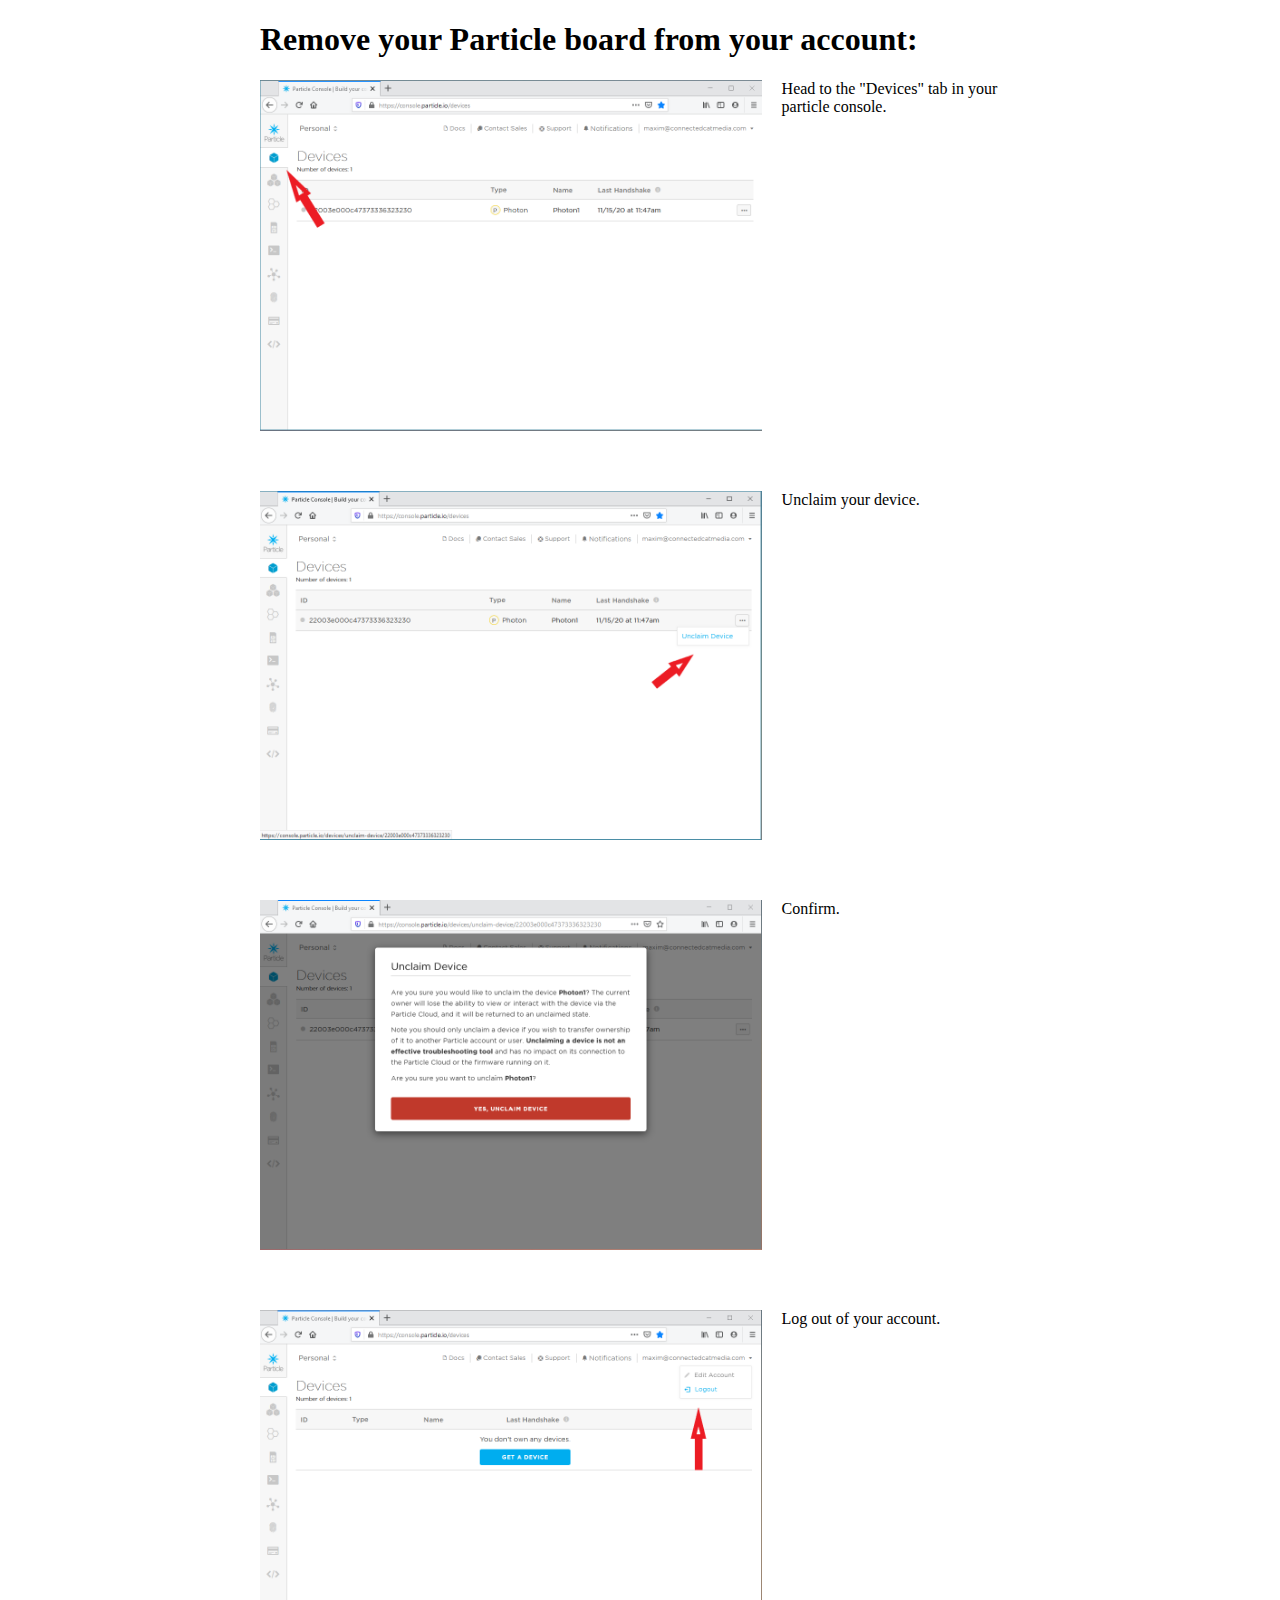
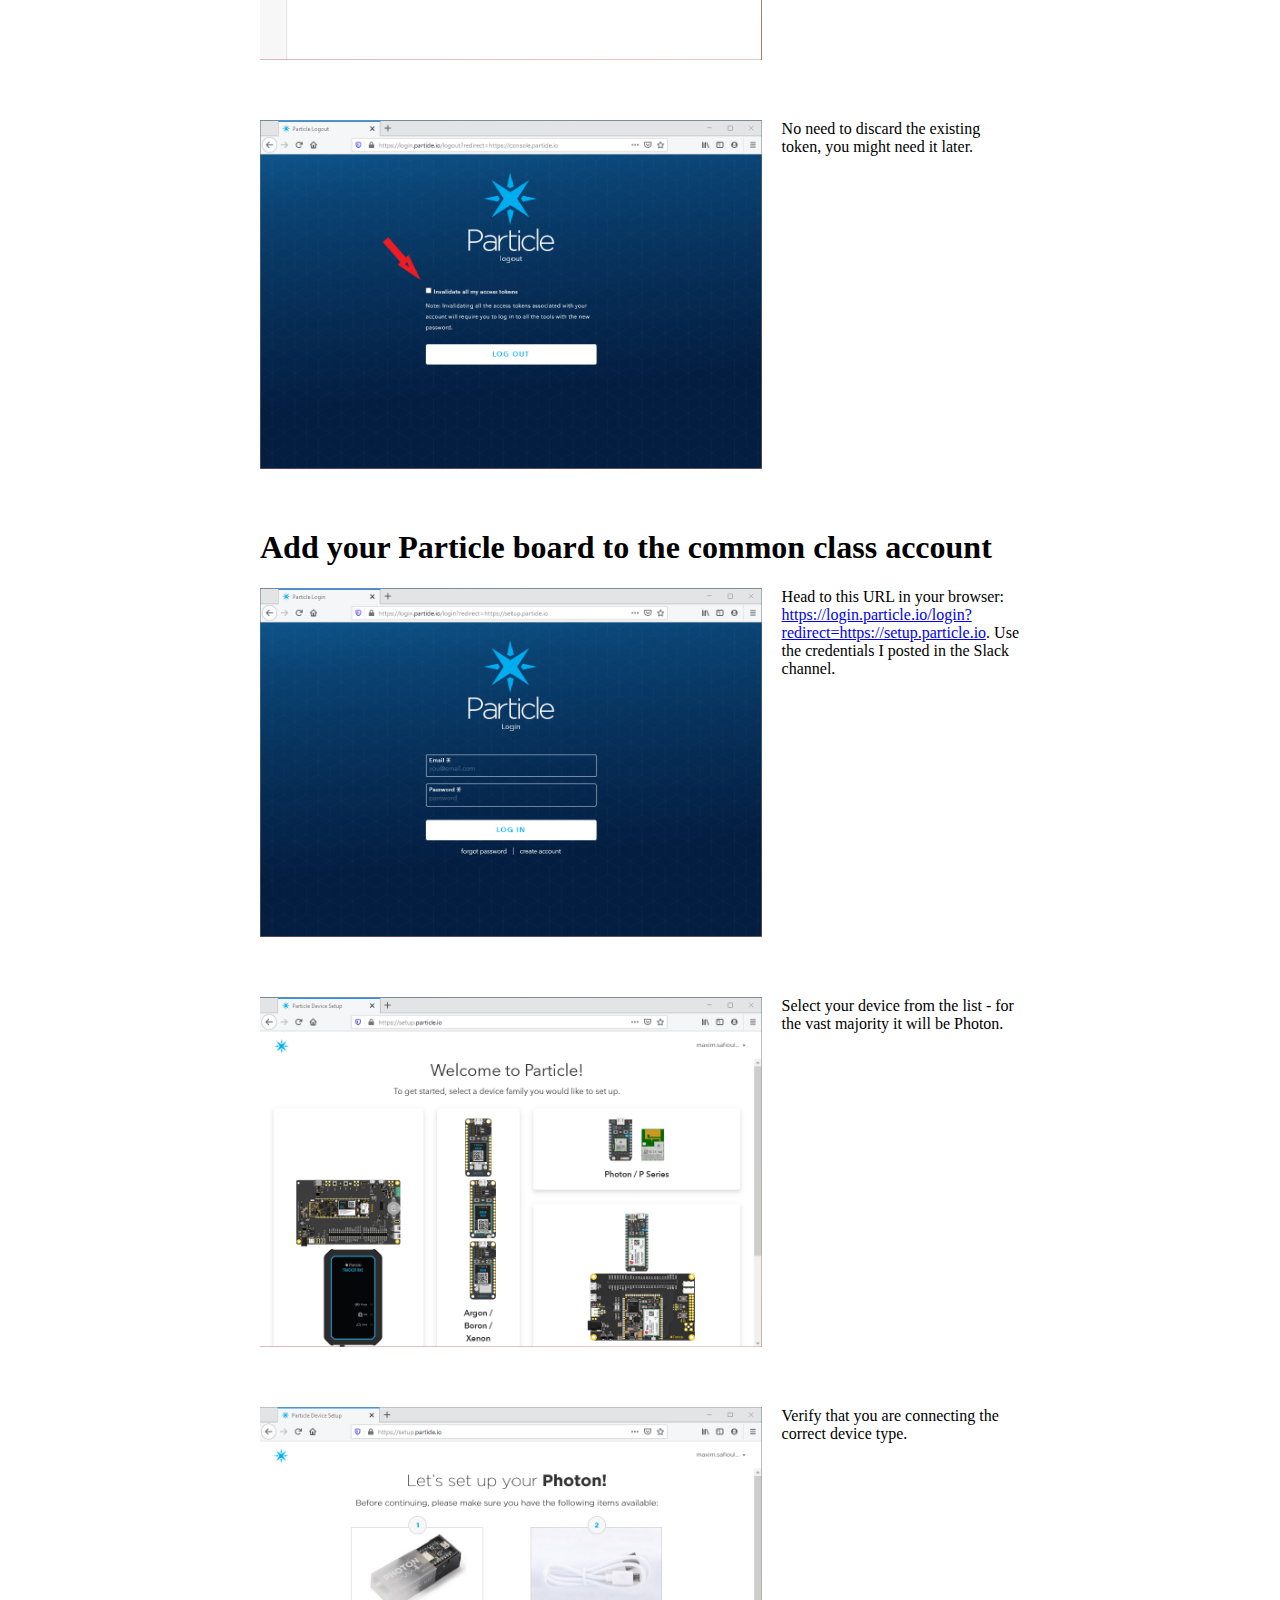
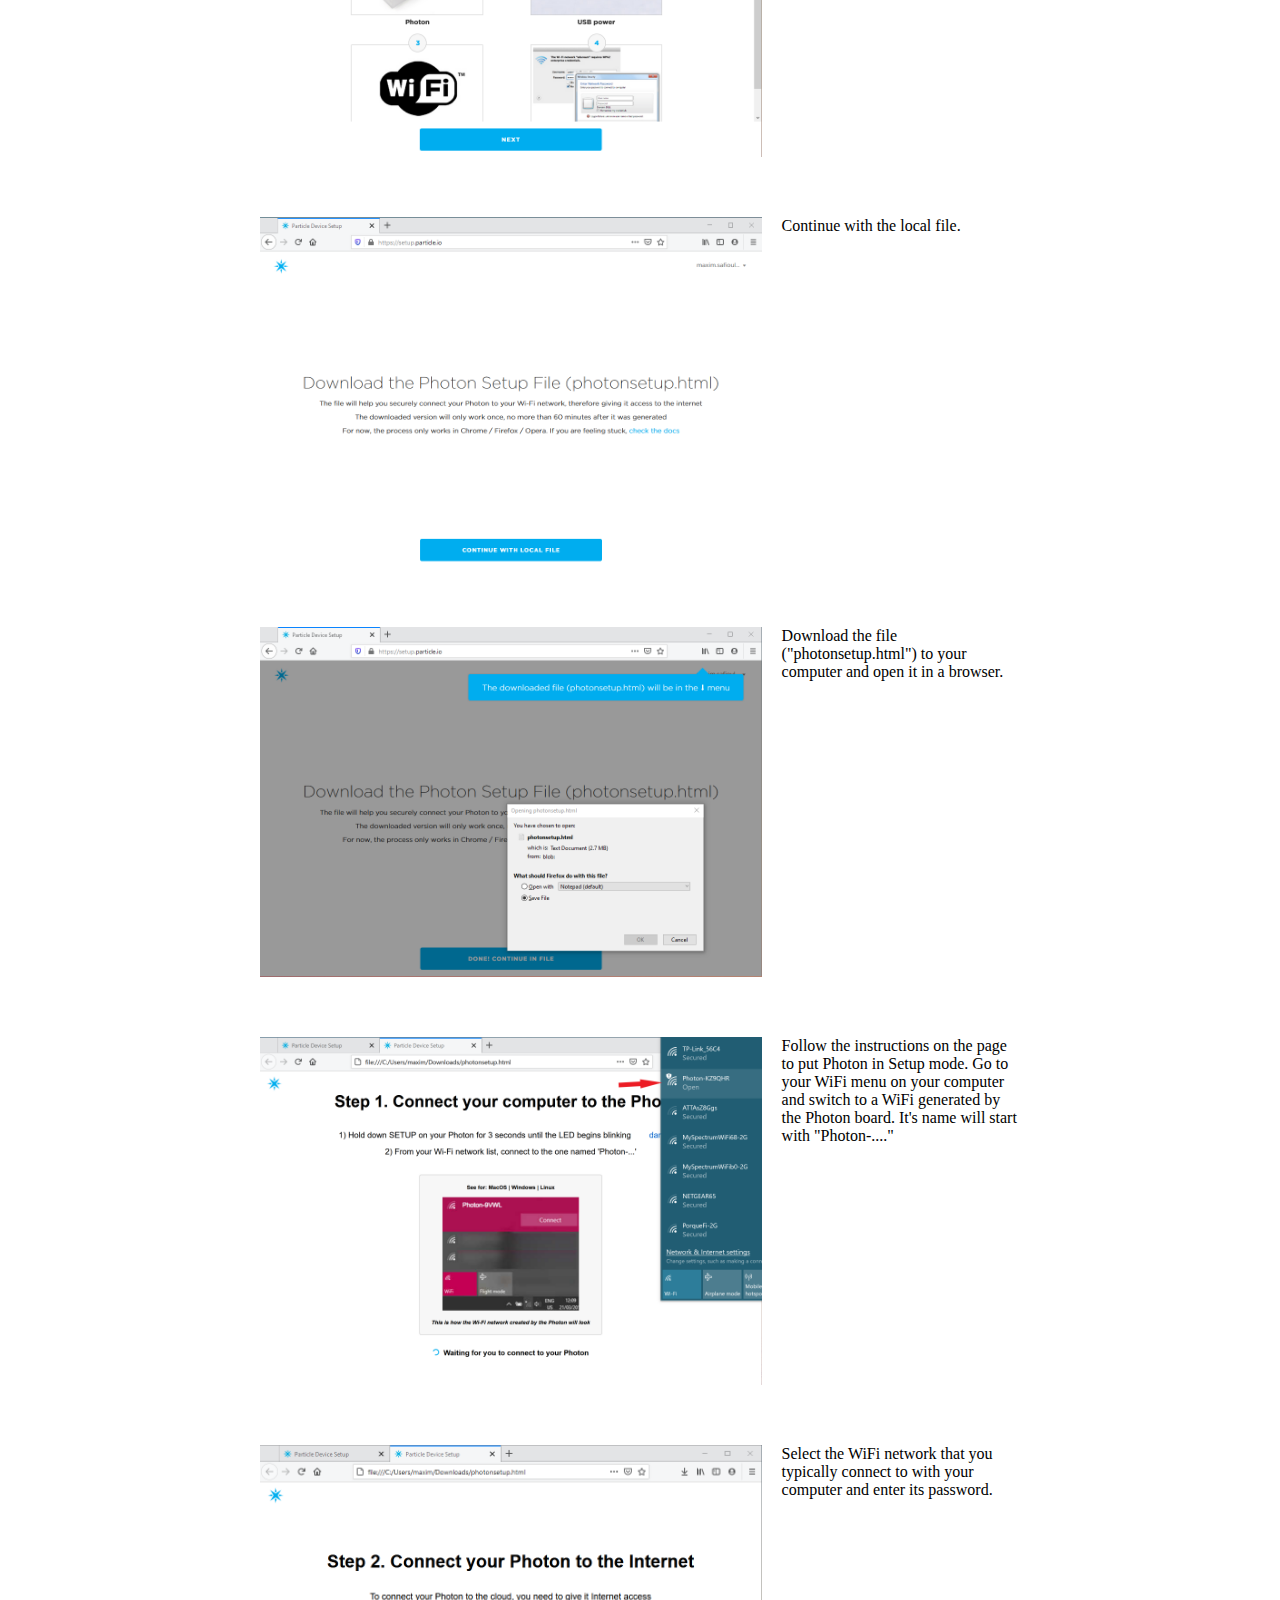
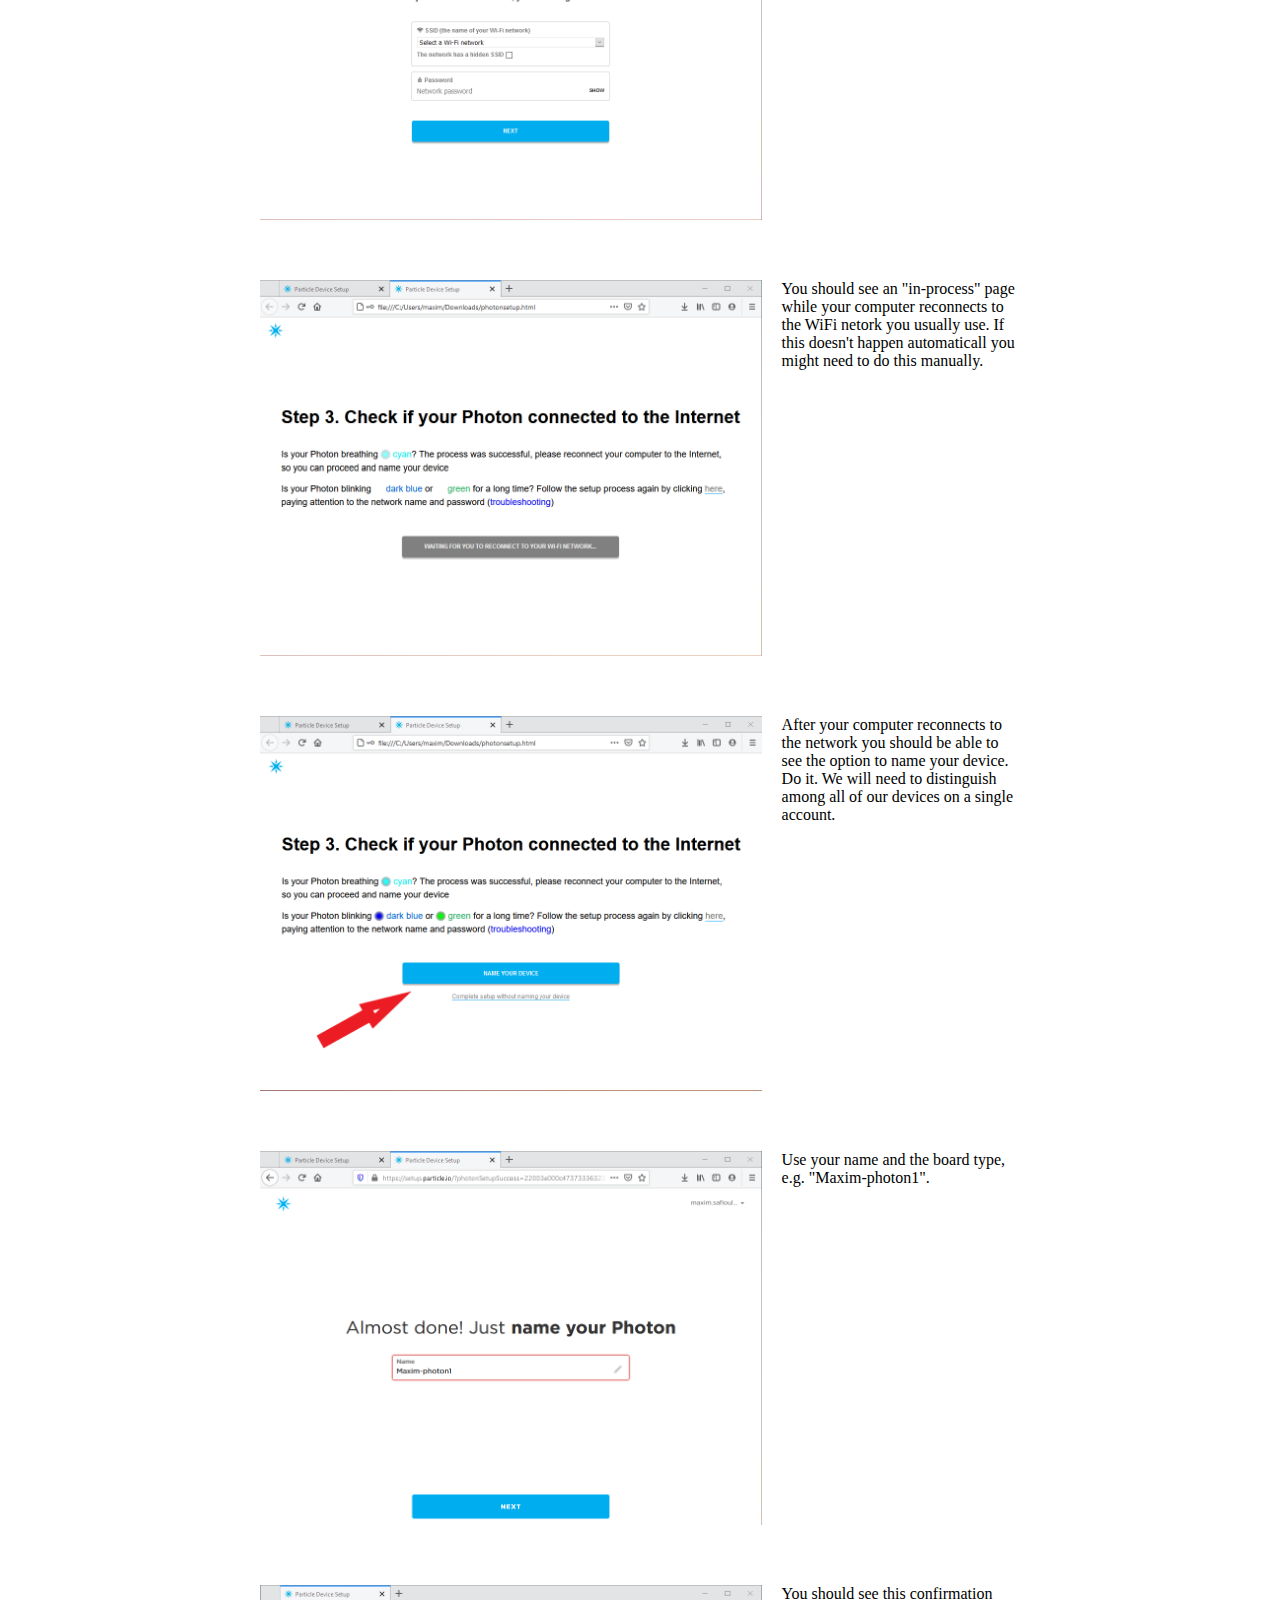
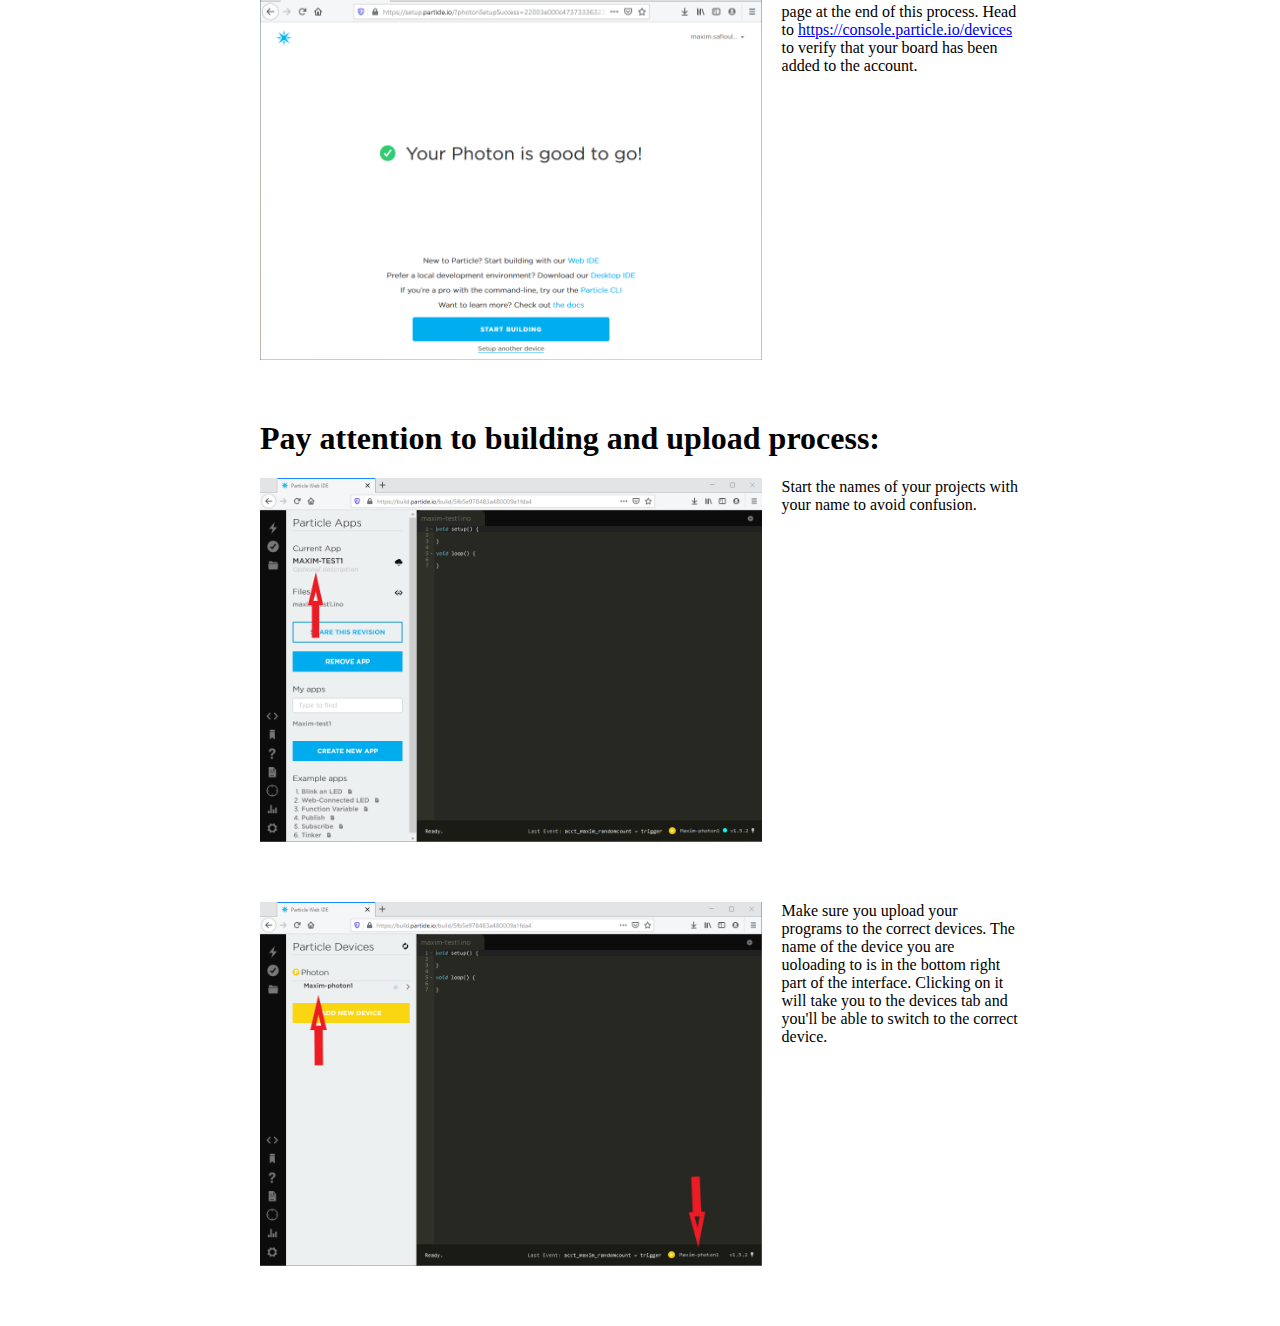
<file: particleSetup.html>
<!DOCTYPE html>
<html lang="en">
<head>
    <meta charset="UTF-8">
    <meta name="viewport" content="width=device-width, initial-scale=1.0">
    <title>Resources and materials</title>

    <style>

        img {
            max-width: 100%;
        }

        section {
            margin-bottom: 60px;
        }

        @media (min-width: 768px) {
            main {
                width: 760px;
                margin: auto;
            }

            section img {
                float: left;
                max-width: 66%;
                margin-right: 20px;
            }

            section::after {
                display: block;
                content: "";
                clear: both;
            }

            p {
                margin: initial;
            }
        }
    </style>
</head>
<body>
    <main>
        <h1>Remove your Particle board from your account:</h1>
        <section>
            <img src="particleSetupImgs/scr1.png" alt="">
            <p>Head to the "Devices" tab in your particle console.</p>
        </section>
        <section>
            <img src="particleSetupImgs/scr2.png" alt="">
            <p>Unclaim your device.</p>
        </section>
        <section>
            <img src="particleSetupImgs/scr3.png" alt="">
            <p>Confirm.</p>
        </section>
        <section>
            <img src="particleSetupImgs/scr4.png" alt="">
            <p>Log out of your account.</p>
        </section>
        <section>
            <img src="particleSetupImgs/scr5.png" alt="">
            <p>No need to discard the existing token, you might need it later.</p>
        </section>

        <h1>Add your Particle board to the common class account</h1>

        <section>
            <img src="particleSetupImgs/scr7.png" alt="">
            <p>Head to this URL in your browser: <a href="https://login.particle.io/login?redirect=https://setup.particle.io" target="_blank">https://login.particle.io/login?redirect=https://setup.particle.io</a>. Use the credentials I posted in the Slack channel.</p>
        </section>
        <section>
            <img src="particleSetupImgs/scr8.png" alt="">
            <p>Select your device from the list - for the vast majority it will be Photon.</p>
        </section>
        <section>
            <img src="particleSetupImgs/scr9.png" alt="">
            <p>Verify that you are connecting the correct device type.</p>
        </section>
        <section>
            <img src="particleSetupImgs/scr10.png" alt="">
            <p>Continue with the local file.</p>
        </section>
        <section>
            <img src="particleSetupImgs/scr11.png" alt="">
            <p>Download the file ("photonsetup.html") to your computer and open it in a browser.</p>
        </section>
        <section>
            <img src="particleSetupImgs/scr12.png" alt="">
            <p>Follow the instructions on the page to put Photon in Setup mode. Go to your WiFi menu on your computer and switch to a WiFi generated by the Photon board. It's name will start with "Photon-...."</p>
        </section>
        <section>
            <img src="particleSetupImgs/scr13.png" alt="">
            <p>Select the WiFi network that you typically connect to with your computer and enter its password.</p>
        </section>
        <section>
            <img src="particleSetupImgs/scr14.png" alt="">
            <p>You should see an "in-process" page while your computer reconnects to the WiFi netork you usually use. If this doesn't happen automaticall you might need to do this manually.</p>
        </section>
        <section>
            <img src="particleSetupImgs/scr15.png" alt="">
            <p>After your computer reconnects to the network you should be able to see the option to name your device. Do it. We will need to distinguish among all of our devices on a single account. </p>
        </section>
        <section>
            <img src="particleSetupImgs/scr16.png" alt="">
            <p>Use your name and the board type, e.g. "Maxim-photon1".</p>
        </section>
        <section>
            <img src="particleSetupImgs/scr17.png" alt="">
            <p>You should see this confirmation page at the end of this process. Head to <a href="https://console.particle.io/devices" target="_blank">https://console.particle.io/devices</a> to verify that your board has been added to the account.</p>
        </section>
        <h1>Pay attention to building and upload process:</h1>
        <section>
            <img src="particleSetupImgs/scr18.png" alt="">
            <p>Start the names of your projects with your name to avoid confusion.</p>
        </section>
        <section>
            <img src="particleSetupImgs/scr19.png" alt="">
            <p>Make sure you upload your programs to the correct devices. The name of the device you are uoloading to is in the bottom right part of the interface. Clicking on it will take you to the devices tab and you'll be able to switch to the correct device.</p>
        </section>
    </main>
</body>
</html>
</file>
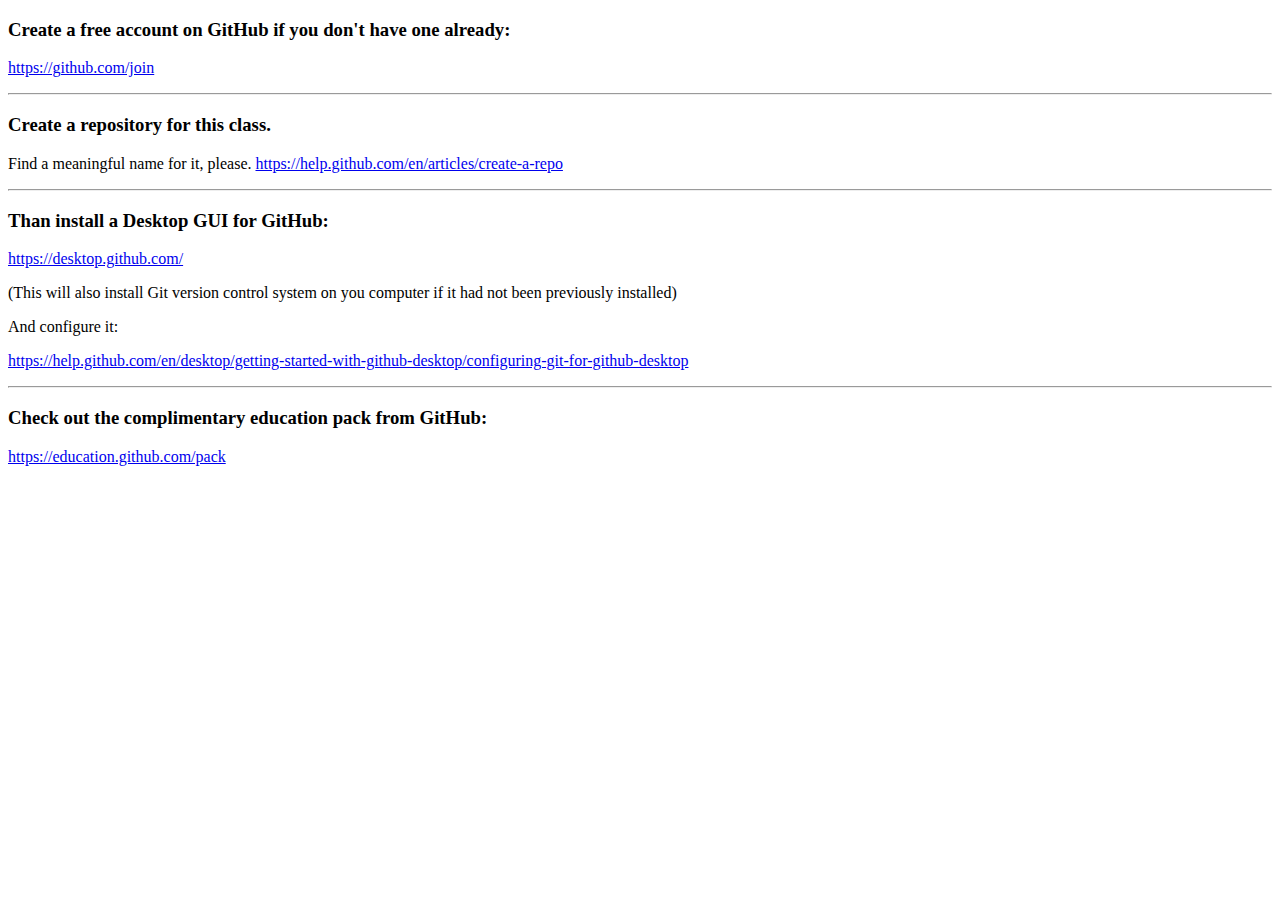
<file: github_workflow/github_resources.html>
<!DOCTYPE html>
<html lang="en">

<head>
    <meta charset="UTF-8">
    <meta name="viewport" content="width=device-width, initial-scale=1.0">
    <title>GitHub Resources</title>
</head>

<body>
    <h3>Create a free account on GitHub if you don't have one already:</h3>
    <p><a href="https://github.com/join">https://github.com/join</a></p>
    <hr>
    <h3>Create a repository for this class.</h3>
    <p>Find a meaningful name for it, please. <a href="https://help.github.com/en/articles/create-a-repo">https://help.github.com/en/articles/create-a-repo</a></p>
    <hr>
    <h3>Than install a Desktop GUI for GitHub:</h3>
    <p><a href="https://desktop.github.com/">https://desktop.github.com/</a></p>
    <p>(This will also install Git version control system on you computer if it had not been previously installed)</p>
    <p>And configure it:</p>
    <p><a href="https://help.github.com/en/desktop/getting-started-with-github-desktop/configuring-git-for-github-desktop">https://help.github.com/en/desktop/getting-started-with-github-desktop/configuring-git-for-github-desktop</a></p>
    <hr>
    <h3>Check out the complimentary education pack from GitHub:</h3>
    <p><a href="https://education.github.com/pack">https://education.github.com/pack</a></p>
</body>

</html>
</file>
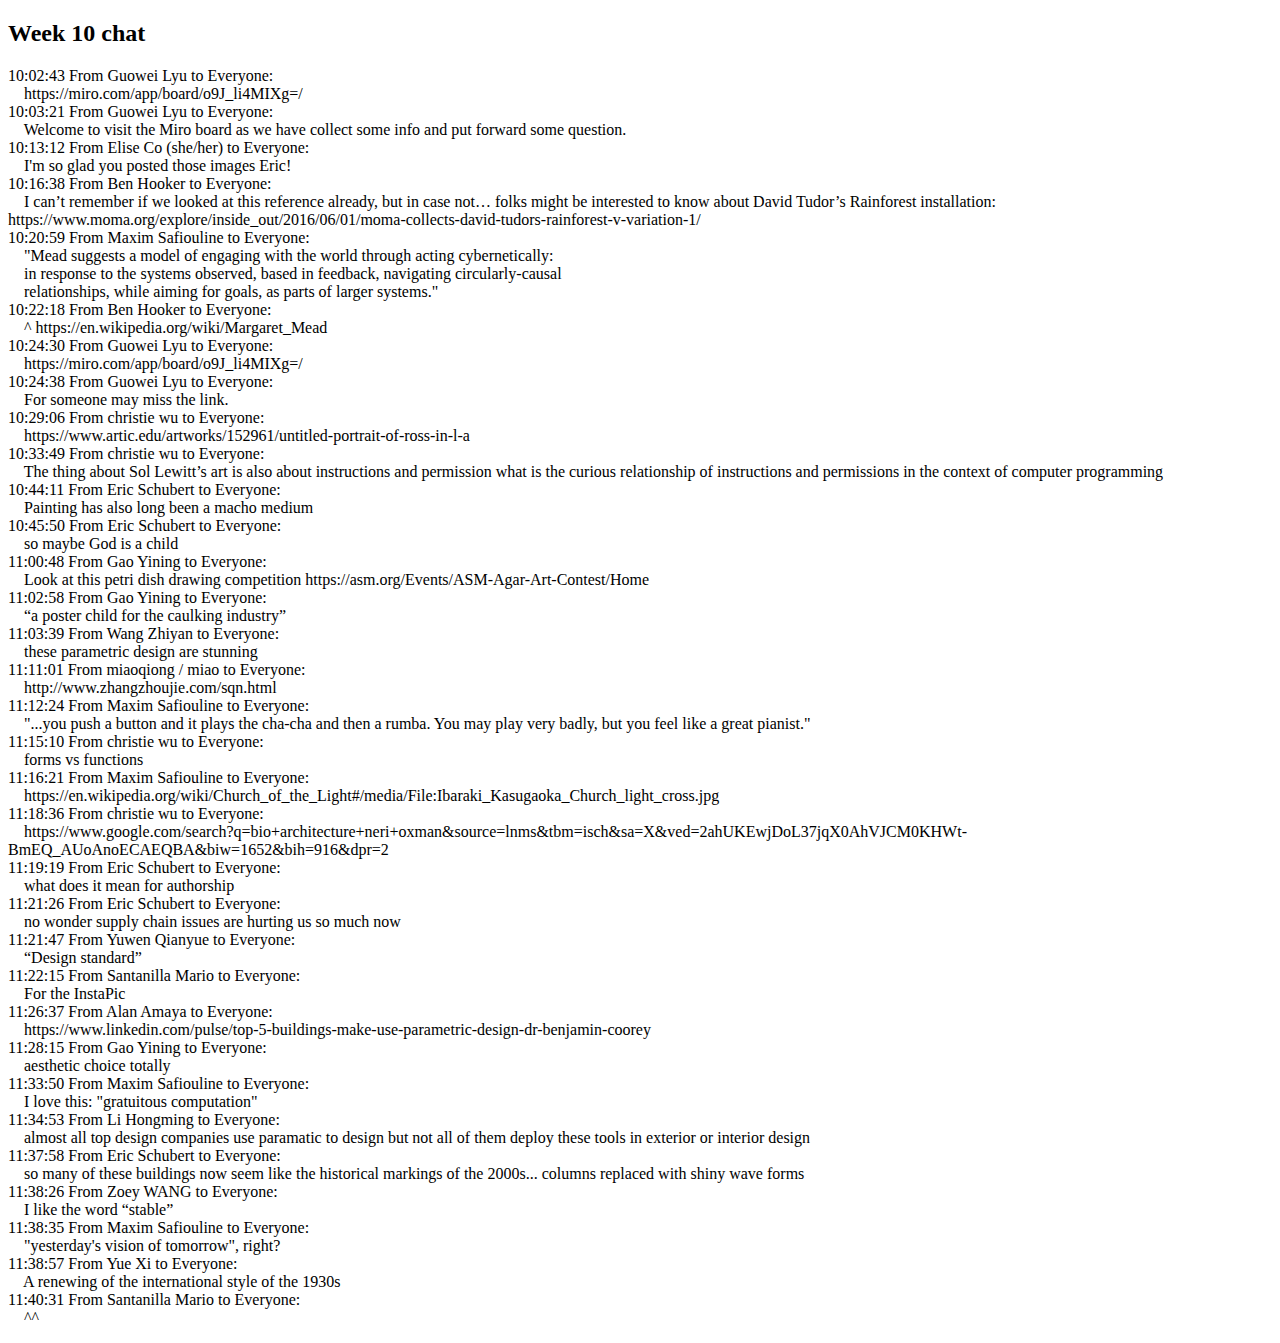
<file: seminar/week10chat.html>
<!DOCTYPE html>
<html lang="en">
<head>
    <meta charset="UTF-8">
    <meta http-equiv="X-UA-Compatible" content="IE=edge">
    <meta name="viewport" content="width=device-width, initial-scale=1.0">
    <title>Week 10 chat</title>
</head>
<body>
    <h2>Week 10 chat</h2>
    <p>10:02:43 From Guowei Lyu to Everyone:<br />&nbsp; &nbsp; https://miro.com/app/board/o9J_li4MIXg=/<br />10:03:21 From Guowei Lyu to Everyone:<br />&nbsp; &nbsp; Welcome to visit the Miro board as we have collect some info and put forward some question.<br />10:13:12 From Elise Co (she/her) to Everyone:<br />&nbsp; &nbsp; I'm so glad you posted those images Eric!<br />10:16:38 From Ben Hooker to Everyone:<br />&nbsp; &nbsp; I can&rsquo;t remember if we looked at this reference already, but in case not&hellip; folks might be interested to know about David Tudor&rsquo;s Rainforest installation: &nbsp; https://www.moma.org/explore/inside_out/2016/06/01/moma-collects-david-tudors-rainforest-v-variation-1/<br />10:20:59 From Maxim Safiouline to Everyone:<br />&nbsp; &nbsp; "Mead suggests a model of engaging with the world through acting cybernetically:<br />&nbsp; &nbsp; in response to the systems observed, based in feedback, navigating circularly-causal<br />&nbsp; &nbsp; relationships, while aiming for goals, as parts of larger systems."<br />10:22:18 From Ben Hooker to Everyone:<br />&nbsp; &nbsp; ^ https://en.wikipedia.org/wiki/Margaret_Mead<br />10:24:30 From Guowei Lyu to Everyone:<br />&nbsp; &nbsp; https://miro.com/app/board/o9J_li4MIXg=/<br />10:24:38 From Guowei Lyu to Everyone:<br />&nbsp; &nbsp; For someone may miss the link.<br />10:29:06 From christie wu to Everyone:<br />&nbsp; &nbsp; https://www.artic.edu/artworks/152961/untitled-portrait-of-ross-in-l-a<br />10:33:49 From christie wu to Everyone:<br />&nbsp; &nbsp; The thing about Sol Lewitt&rsquo;s art is also about instructions and permission what is the curious relationship of instructions and permissions in the context of computer programming<br />10:44:11 From Eric Schubert to Everyone:<br />&nbsp; &nbsp; Painting has also long been a macho medium<br />10:45:50 From Eric Schubert to Everyone:<br />&nbsp; &nbsp; so maybe God is a child<br />11:00:48 From Gao Yining to Everyone:<br />&nbsp; &nbsp; Look at this petri dish drawing competition https://asm.org/Events/ASM-Agar-Art-Contest/Home<br />11:02:58 From Gao Yining to Everyone:<br />&nbsp; &nbsp; &ldquo;a poster child for the caulking industry&rdquo;<br />11:03:39 From Wang Zhiyan to Everyone:<br />&nbsp; &nbsp; these parametric design are stunning<br />11:11:01 From miaoqiong / miao to Everyone:<br />&nbsp; &nbsp; http://www.zhangzhoujie.com/sqn.html<br />11:12:24 From Maxim Safiouline to Everyone:<br />&nbsp; &nbsp; "...you push a button and it plays the cha-cha and then a rumba. You may play very badly, but you feel like a great pianist."<br />11:15:10 From christie wu to Everyone:<br />&nbsp; &nbsp; forms vs functions<br />11:16:21 From Maxim Safiouline to Everyone:<br />&nbsp; &nbsp; https://en.wikipedia.org/wiki/Church_of_the_Light#/media/File:Ibaraki_Kasugaoka_Church_light_cross.jpg<br />11:18:36 From christie wu to Everyone:<br />&nbsp; &nbsp; https://www.google.com/search?q=bio+architecture+neri+oxman&amp;source=lnms&amp;tbm=isch&amp;sa=X&amp;ved=2ahUKEwjDoL37jqX0AhVJCM0KHWt-BmEQ_AUoAnoECAEQBA&amp;biw=1652&amp;bih=916&amp;dpr=2<br />11:19:19 From Eric Schubert to Everyone:<br />&nbsp; &nbsp; what does it mean for authorship<br />11:21:26 From Eric Schubert to Everyone:<br />&nbsp; &nbsp; no wonder supply chain issues are hurting us so much now<br />11:21:47 From Yuwen Qianyue to Everyone:<br />&nbsp; &nbsp; &ldquo;Design standard&rdquo;<br />11:22:15 From Santanilla Mario to Everyone:<br />&nbsp; &nbsp; For the InstaPic<br />11:26:37 From Alan Amaya to Everyone:<br />&nbsp; &nbsp; https://www.linkedin.com/pulse/top-5-buildings-make-use-parametric-design-dr-benjamin-coorey<br />11:28:15 From Gao Yining to Everyone:<br />&nbsp; &nbsp; aesthetic choice totally<br />11:33:50 From Maxim Safiouline to Everyone:<br />&nbsp; &nbsp; I love this: "gratuitous computation"<br />11:34:53 From Li Hongming to Everyone:<br />&nbsp; &nbsp; almost all top design companies use paramatic to design but not all of them deploy these tools in exterior or interior design<br />11:37:58 From Eric Schubert to Everyone:<br />&nbsp; &nbsp; so many of these buildings now seem like the historical markings of the 2000s... columns replaced with shiny wave forms<br />11:38:26 From Zoey WANG to Everyone:<br />&nbsp; &nbsp; I like the word &ldquo;stable&rdquo;<br />11:38:35 From Maxim Safiouline to Everyone:<br />&nbsp; &nbsp; "yesterday's vision of tomorrow", right?<br />11:38:57 From Yue Xi to Everyone:<br />&nbsp; &nbsp; A renewing of the international style of the 1930s<br />11:40:31 From Santanilla Mario to Everyone:<br />&nbsp; &nbsp; ^^</p>
    
</body>
</html>
</file>
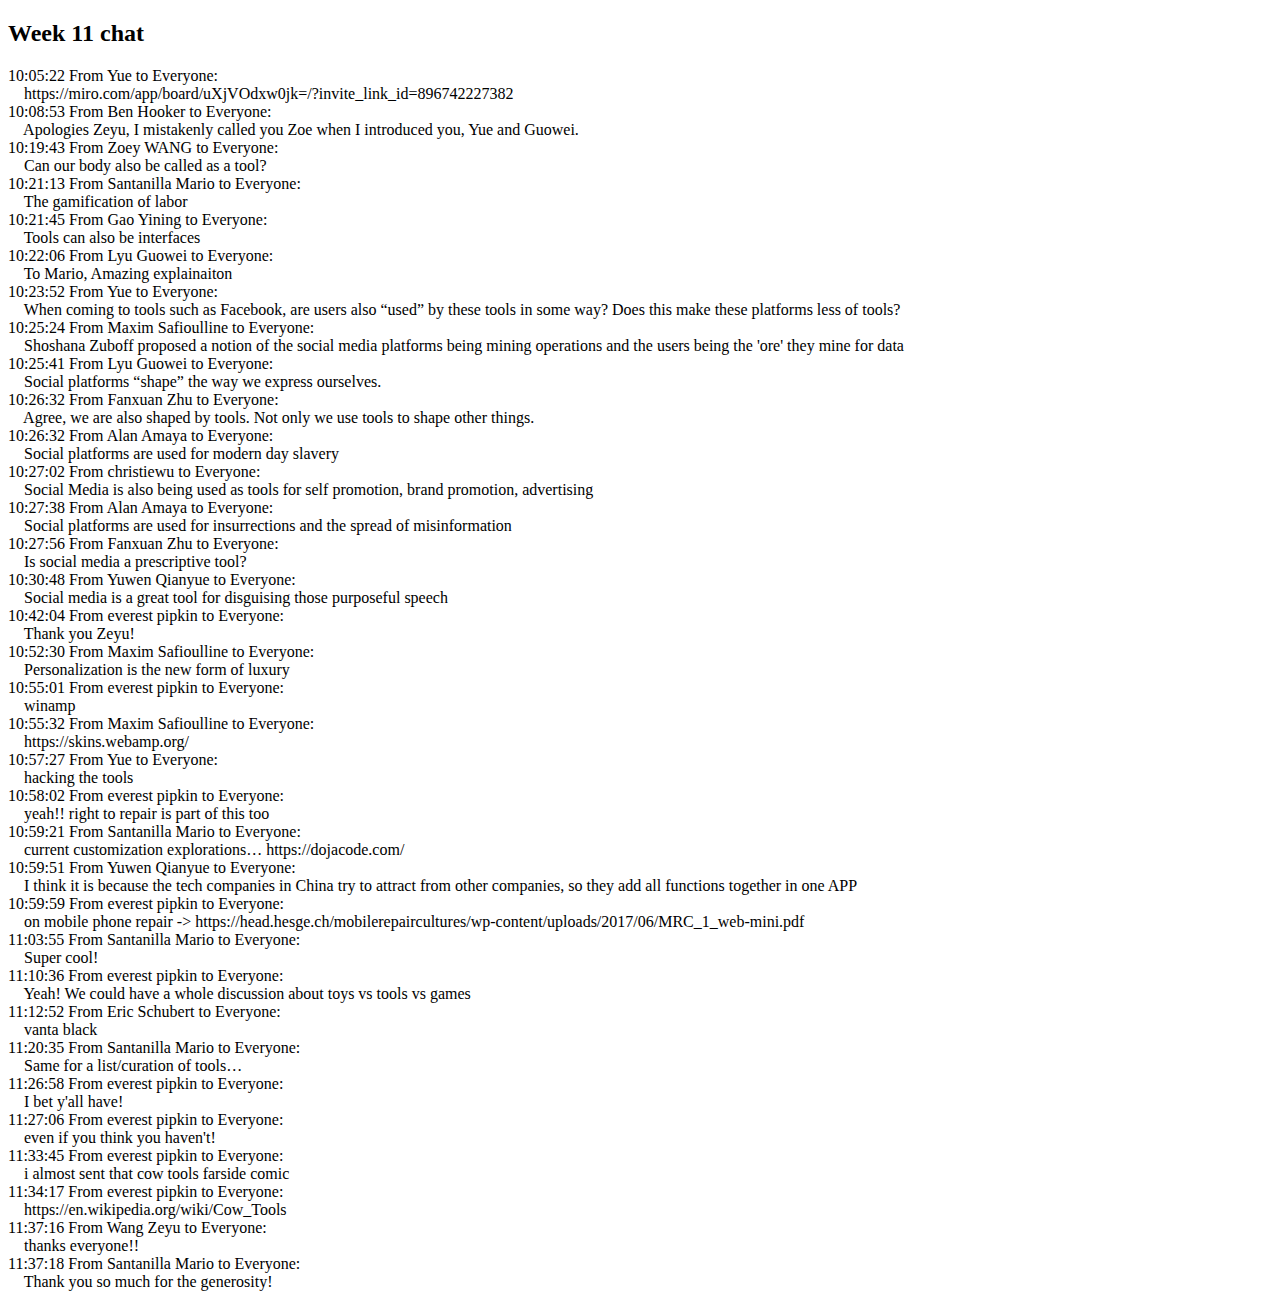
<file: seminar/week11chat.html>
<!DOCTYPE html>
<html lang="en">
<head>
    <meta charset="UTF-8">
    <meta http-equiv="X-UA-Compatible" content="IE=edge">
    <meta name="viewport" content="width=device-width, initial-scale=1.0">
    <title>Week 11 chat</title>
</head>
<body>
    <h2>Week 11 chat</h2>
    <p>10:05:22 From Yue to Everyone:<br />&nbsp; &nbsp; https://miro.com/app/board/uXjVOdxw0jk=/?invite_link_id=896742227382<br />10:08:53 From Ben Hooker to Everyone:<br />&nbsp; &nbsp; Apologies Zeyu, I mistakenly called you Zoe when I introduced you, Yue and Guowei.<br />10:19:43 From Zoey WANG to Everyone:<br />&nbsp; &nbsp; Can our body also be called as a tool?<br />10:21:13 From Santanilla Mario to Everyone:<br />&nbsp; &nbsp; The gamification of labor<br />10:21:45 From Gao Yining to Everyone:<br />&nbsp; &nbsp; Tools can also be interfaces<br />10:22:06 From Lyu Guowei to Everyone:<br />&nbsp; &nbsp; To Mario, Amazing explainaiton<br />10:23:52 From Yue to Everyone:<br />&nbsp; &nbsp; When coming to tools such as Facebook, are users also &ldquo;used&rdquo; by these tools in some way? Does this make these platforms less of tools?<br />10:25:24 From Maxim Safioulline to Everyone:<br />&nbsp; &nbsp; Shoshana Zuboff proposed a notion of the social media platforms being mining operations and the users being the 'ore' they mine for data<br />10:25:41 From Lyu Guowei to Everyone:<br />&nbsp; &nbsp; Social platforms &ldquo;shape&rdquo; the way we express ourselves.<br />10:26:32 From Fanxuan Zhu to Everyone:<br />&nbsp; &nbsp; Agree, we are also shaped by tools. Not only we use tools to shape other things.<br />10:26:32 From Alan Amaya to Everyone:<br />&nbsp; &nbsp; Social platforms are used for modern day slavery<br />10:27:02 From christiewu to Everyone:<br />&nbsp; &nbsp; Social Media is also being used as tools for self promotion, brand promotion, advertising<br />10:27:38 From Alan Amaya to Everyone:<br />&nbsp; &nbsp; Social platforms are used for insurrections and the spread of misinformation<br />10:27:56 From Fanxuan Zhu to Everyone:<br />&nbsp; &nbsp; Is social media a prescriptive tool?<br />10:30:48 From Yuwen Qianyue to Everyone:<br />&nbsp; &nbsp; Social media is a great tool for disguising those purposeful speech<br />10:42:04 From everest pipkin to Everyone:<br />&nbsp; &nbsp; Thank you Zeyu!<br />10:52:30 From Maxim Safioulline to Everyone:<br />&nbsp; &nbsp; Personalization is the new form of luxury<br />10:55:01 From everest pipkin to Everyone:<br />&nbsp; &nbsp; winamp<br />10:55:32 From Maxim Safioulline to Everyone:<br />&nbsp; &nbsp; https://skins.webamp.org/<br />10:57:27 From Yue to Everyone:<br />&nbsp; &nbsp; hacking the tools<br />10:58:02 From everest pipkin to Everyone:<br />&nbsp; &nbsp; yeah!! right to repair is part of this too<br />10:59:21 From Santanilla Mario to Everyone:<br />&nbsp; &nbsp; current customization explorations&hellip; https://dojacode.com/<br />10:59:51 From Yuwen Qianyue to Everyone:<br />&nbsp; &nbsp; I think it is because the tech companies in China try to attract from other companies, so they add all functions together in one APP<br />10:59:59 From everest pipkin to Everyone:<br />&nbsp; &nbsp; on mobile phone repair -&gt; https://head.hesge.ch/mobilerepaircultures/wp-content/uploads/2017/06/MRC_1_web-mini.pdf<br />11:03:55 From Santanilla Mario to Everyone:<br />&nbsp; &nbsp; Super cool!<br />11:10:36 From everest pipkin to Everyone:<br />&nbsp; &nbsp; Yeah! We could have a whole discussion about toys vs tools vs games<br />11:12:52 From Eric Schubert to Everyone:<br />&nbsp; &nbsp; vanta black<br />11:20:35 From Santanilla Mario to Everyone:<br />&nbsp; &nbsp; Same for a list/curation of tools&hellip;<br />11:26:58 From everest pipkin to Everyone:<br />&nbsp; &nbsp; I bet y'all have!<br />11:27:06 From everest pipkin to Everyone:<br />&nbsp; &nbsp; even if you think you haven't!<br />11:33:45 From everest pipkin to Everyone:<br />&nbsp; &nbsp; i almost sent that cow tools farside comic<br />11:34:17 From everest pipkin to Everyone:<br />&nbsp; &nbsp; https://en.wikipedia.org/wiki/Cow_Tools<br />11:37:16 From Wang Zeyu to Everyone:<br />&nbsp; &nbsp; thanks everyone!!<br />11:37:18 From Santanilla Mario to Everyone:<br />&nbsp; &nbsp; Thank you so much for the generosity!</p>
</body>
</html>
</file>
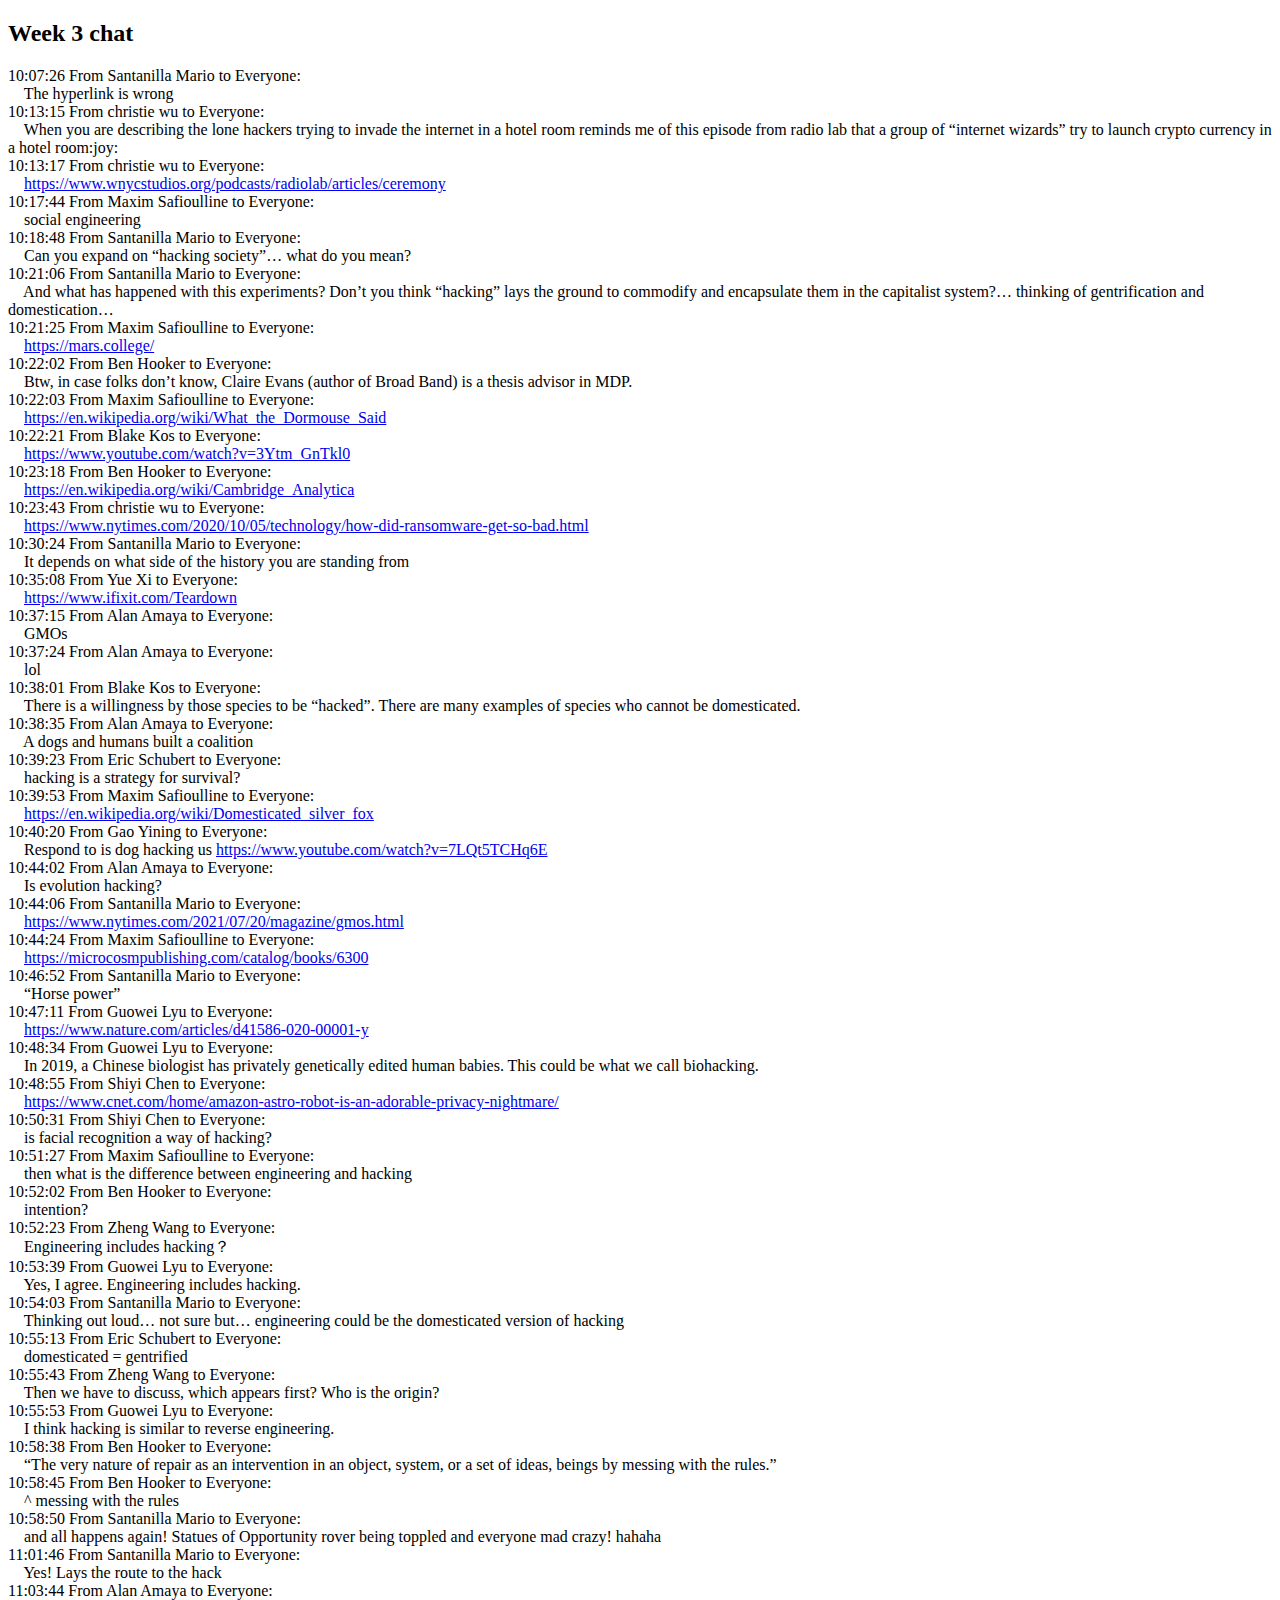
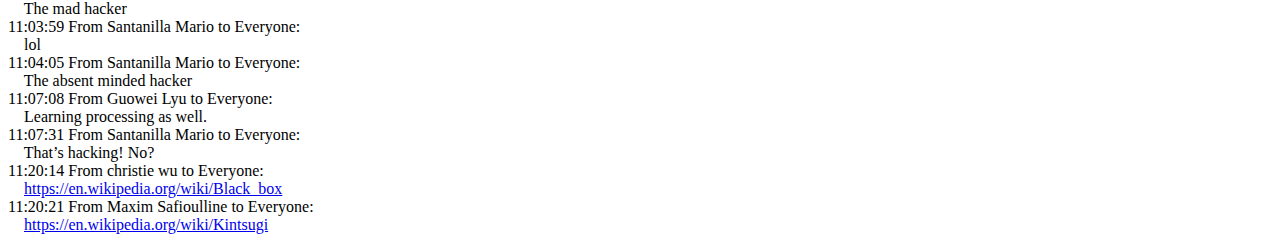
<file: seminar/week3chat.html>
<!DOCTYPE html>
<html lang="en">
<head>
    <meta charset="UTF-8">
    <meta http-equiv="X-UA-Compatible" content="IE=edge">
    <meta name="viewport" content="width=device-width, initial-scale=1.0">
    <title>Week 3 chat</title>
</head>
<body>
    <h2>Week 3 chat</h2>
    <p>10:07:26 From Santanilla Mario to Everyone:<br />&nbsp; &nbsp; The hyperlink is wrong<br />10:13:15 From christie wu to Everyone:<br />&nbsp; &nbsp; When you are describing the lone hackers trying to invade the internet in a hotel room reminds me of this episode from radio lab that a group of &ldquo;internet wizards&rdquo; try to launch crypto currency in a hotel room:joy:<br />10:13:17 From christie wu to Everyone:<br />&nbsp; &nbsp; <a href="https://www.wnycstudios.org/podcasts/radiolab/articles/ceremony" target="_blank" rel="noopener">https://www.wnycstudios.org/podcasts/radiolab/articles/ceremony</a> <br />10:17:44 From Maxim Safioulline to Everyone:<br />&nbsp; &nbsp; social engineering<br />10:18:48 From Santanilla Mario to Everyone:<br />&nbsp; &nbsp; Can you expand on &ldquo;hacking society&rdquo;&hellip; what do you mean?<br />10:21:06 From Santanilla Mario to Everyone:<br />&nbsp; &nbsp; And what has happened with this experiments? Don&rsquo;t you think &ldquo;hacking&rdquo; lays the ground to commodify and encapsulate them in the capitalist system?&hellip; thinking of gentrification and domestication&hellip;<br />10:21:25 From Maxim Safioulline to Everyone:<br />&nbsp; &nbsp; <a href="https://mars.college/" target="_blank" rel="noopener">https://mars.college/</a> <br />10:22:02 From Ben Hooker to Everyone:<br />&nbsp; &nbsp; Btw, in case folks don&rsquo;t know, Claire Evans (author of Broad Band) is a thesis advisor in MDP.<br />10:22:03 From Maxim Safioulline to Everyone:<br />&nbsp; &nbsp; <a href="https://en.wikipedia.org/wiki/What_the_Dormouse_Said" target="_blank" rel="noopener">https://en.wikipedia.org/wiki/What_the_Dormouse_Said</a> <br />10:22:21 From Blake Kos to Everyone:<br />&nbsp; &nbsp; <a href="https://www.youtube.com/watch?v=3Ytm_GnTkl0" target="_blank" rel="noopener">https://www.youtube.com/watch?v=3Ytm_GnTkl0</a> <br />10:23:18 From Ben Hooker to Everyone:<br />&nbsp; &nbsp; <a href="https://en.wikipedia.org/wiki/Cambridge_Analytica" target="_blank" rel="noopener">https://en.wikipedia.org/wiki/Cambridge_Analytica</a> <br />10:23:43 From christie wu to Everyone:<br />&nbsp; &nbsp; <a href="https://www.nytimes.com/2020/10/05/technology/how-did-ransomware-get-so-bad.html" target="_blank" rel="noopener">https://www.nytimes.com/2020/10/05/technology/how-did-ransomware-get-so-bad.html</a> <br />10:30:24 From Santanilla Mario to Everyone:<br />&nbsp; &nbsp; It depends on what side of the history you are standing from<br />10:35:08 From Yue Xi to Everyone:<br />&nbsp; &nbsp; <a href="https://www.ifixit.com/Teardown" target="_blank" rel="noopener">https://www.ifixit.com/Teardown</a> <br />10:37:15 From Alan Amaya to Everyone:<br />&nbsp; &nbsp; GMOs<br />10:37:24 From Alan Amaya to Everyone:<br />&nbsp; &nbsp; lol<br />10:38:01 From Blake Kos to Everyone:<br />&nbsp; &nbsp; There is a willingness by those species to be &ldquo;hacked&rdquo;. There are many examples of species who cannot be domesticated.<br />10:38:35 From Alan Amaya to Everyone:<br />&nbsp; &nbsp; A dogs and humans built a coalition<br />10:39:23 From Eric Schubert to Everyone:<br />&nbsp; &nbsp; hacking is a strategy for survival?<br />10:39:53 From Maxim Safioulline to Everyone:<br />&nbsp; &nbsp; <a href="https://en.wikipedia.org/wiki/Domesticated_silver_fox" target="_blank" rel="noopener">https://en.wikipedia.org/wiki/Domesticated_silver_fox</a> <br />10:40:20 From Gao Yining to Everyone:<br />&nbsp; &nbsp; Respond to is dog hacking us <a href="https://www.youtube.com/watch?v=7LQt5TCHq6E" target="_blank" rel="noopener">https://www.youtube.com/watch?v=7LQt5TCHq6E</a> <br />10:44:02 From Alan Amaya to Everyone:<br />&nbsp; &nbsp; Is evolution hacking?<br />10:44:06 From Santanilla Mario to Everyone:<br />&nbsp; &nbsp; <a href="https://www.nytimes.com/2021/07/20/magazine/gmos.html" target="_blank" rel="noopener">https://www.nytimes.com/2021/07/20/magazine/gmos.html</a> <br />10:44:24 From Maxim Safioulline to Everyone:<br />&nbsp; &nbsp; <a href="https://microcosmpublishing.com/catalog/books/6300" target="_blank" rel="noopener">https://microcosmpublishing.com/catalog/books/6300</a> <br />10:46:52 From Santanilla Mario to Everyone:<br />&nbsp; &nbsp; &ldquo;Horse power&rdquo;<br />10:47:11 From Guowei Lyu to Everyone:<br />&nbsp; &nbsp; <a href="https://www.nature.com/articles/d41586-020-00001-y" target="_blank" rel="noopener">https://www.nature.com/articles/d41586-020-00001-y</a> <br />10:48:34 From Guowei Lyu to Everyone:<br />&nbsp; &nbsp; In 2019, a Chinese biologist has privately genetically edited human babies. This could be what we call biohacking.<br />10:48:55 From Shiyi Chen to Everyone:<br />&nbsp; &nbsp; <a href="https://www.cnet.com/home/amazon-astro-robot-is-an-adorable-privacy-nightmare/" target="_blank" rel="noopener">https://www.cnet.com/home/amazon-astro-robot-is-an-adorable-privacy-nightmare/</a> <br />10:50:31 From Shiyi Chen to Everyone:<br />&nbsp; &nbsp; is facial recognition a way of hacking?<br />10:51:27 From Maxim Safioulline to Everyone:<br />&nbsp; &nbsp; then what is the difference between engineering and hacking<br />10:52:02 From Ben Hooker to Everyone:<br />&nbsp; &nbsp; intention?<br />10:52:23 From Zheng Wang to Everyone:<br />&nbsp; &nbsp; Engineering includes hacking？<br />10:53:39 From Guowei Lyu to Everyone:<br />&nbsp; &nbsp; Yes, I agree. Engineering includes hacking.<br />10:54:03 From Santanilla Mario to Everyone:<br />&nbsp; &nbsp; Thinking out loud&hellip; not sure but&hellip; engineering could be the domesticated version of hacking<br />10:55:13 From Eric Schubert to Everyone:<br />&nbsp; &nbsp; domesticated = gentrified<br />10:55:43 From Zheng Wang to Everyone:<br />&nbsp; &nbsp; Then we have to discuss, which appears first? Who is the origin?<br />10:55:53 From Guowei Lyu to Everyone:<br />&nbsp; &nbsp; I think hacking is similar to reverse engineering.<br />10:58:38 From Ben Hooker to Everyone:<br />&nbsp; &nbsp; &ldquo;The very nature of repair as an intervention in an object, system, or a set of ideas, beings by messing with the rules.&rdquo;<br />10:58:45 From Ben Hooker to Everyone:<br />&nbsp; &nbsp; ^ messing with the rules<br />10:58:50 From Santanilla Mario to Everyone:<br />&nbsp; &nbsp; and all happens again! Statues of Opportunity rover being toppled and everyone mad crazy! hahaha<br />11:01:46 From Santanilla Mario to Everyone:<br />&nbsp; &nbsp; Yes! Lays the route to the hack<br />11:03:44 From Alan Amaya to Everyone:<br />&nbsp; &nbsp; The mad hacker<br />11:03:59 From Santanilla Mario to Everyone:<br />&nbsp; &nbsp; lol<br />11:04:05 From Santanilla Mario to Everyone:<br />&nbsp; &nbsp; The absent minded hacker<br />11:07:08 From Guowei Lyu to Everyone:<br />&nbsp; &nbsp; Learning processing as well.<br />11:07:31 From Santanilla Mario to Everyone:<br />&nbsp; &nbsp; That&rsquo;s hacking! No?<br />11:20:14 From christie wu to Everyone:<br />&nbsp; &nbsp; <a href="https://en.wikipedia.org/wiki/Black_box" target="_blank" rel="noopener">https://en.wikipedia.org/wiki/Black_box</a> <br />11:20:21 From Maxim Safioulline to Everyone:<br />&nbsp; &nbsp; <a href="https://en.wikipedia.org/wiki/Kintsugi" target="_blank" rel="noopener">https://en.wikipedia.org/wiki/Kintsugi</a> </p>
</body>
</html>
</file>
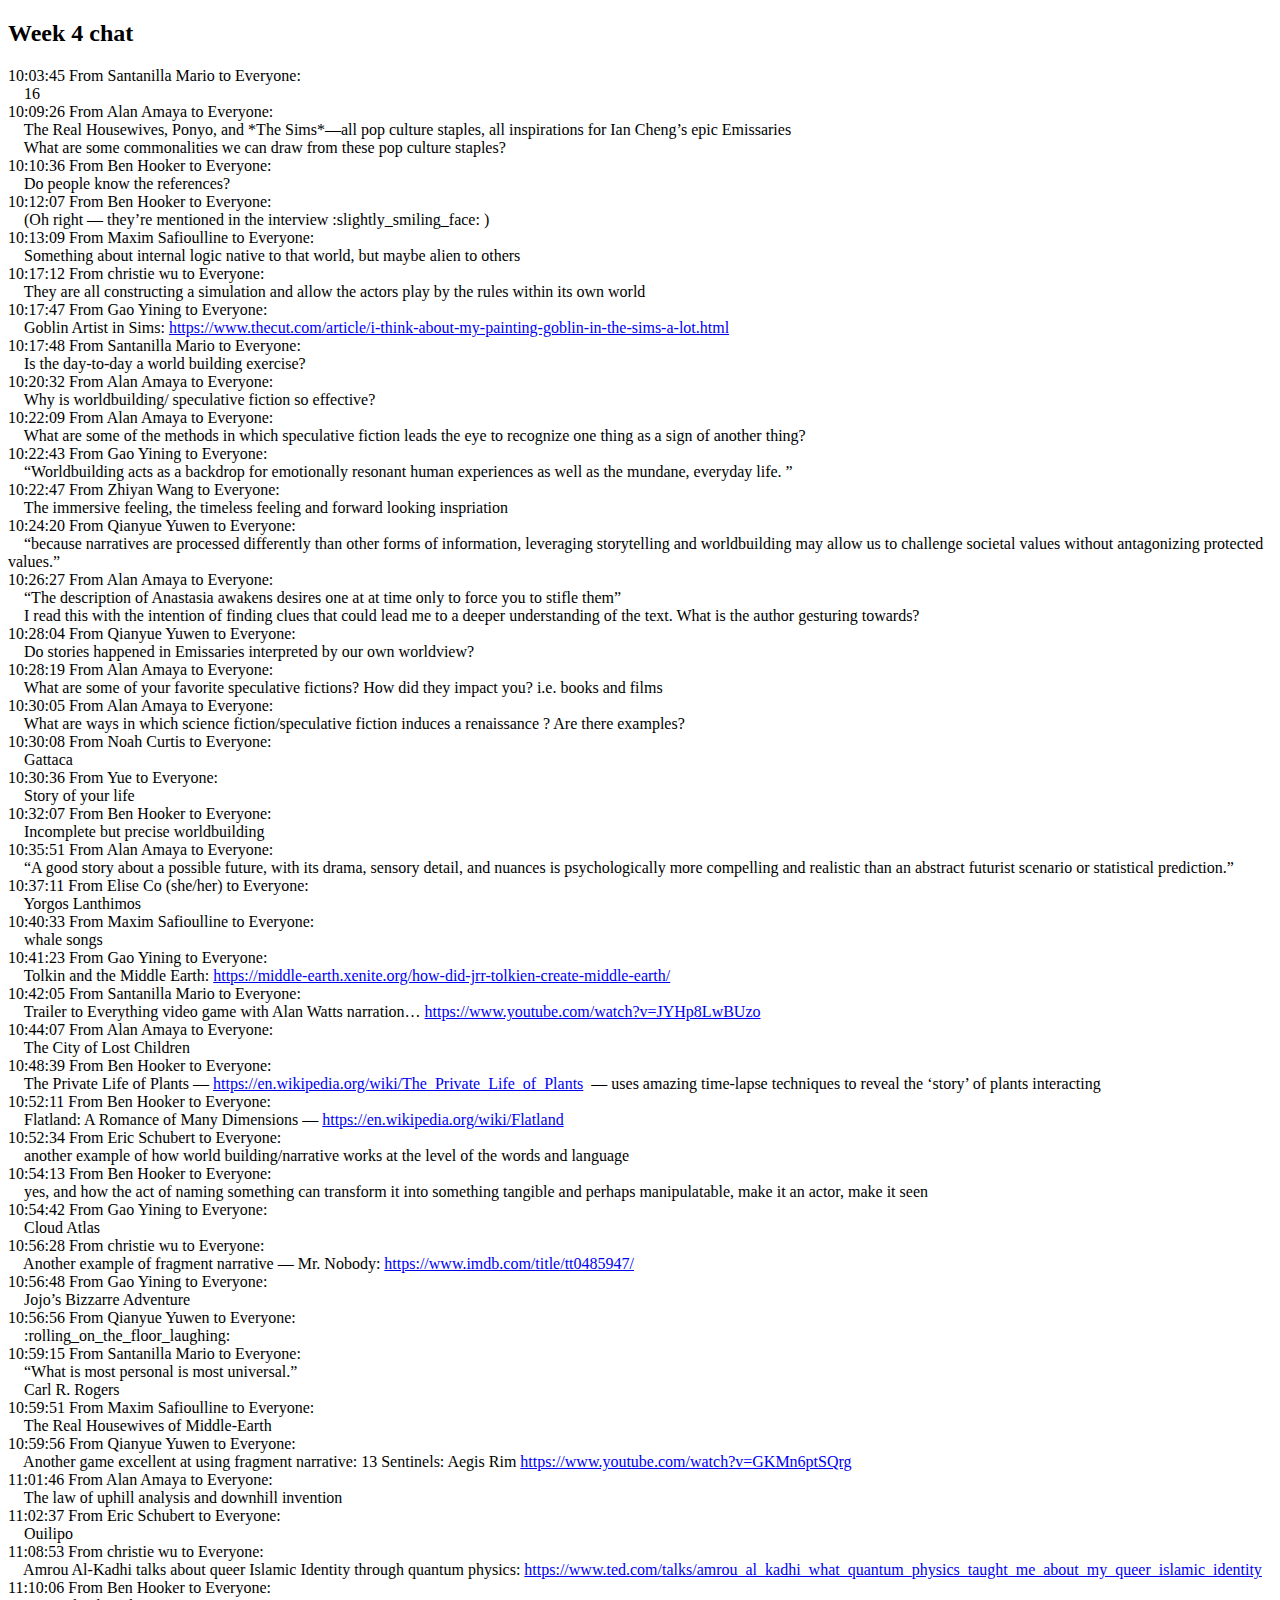
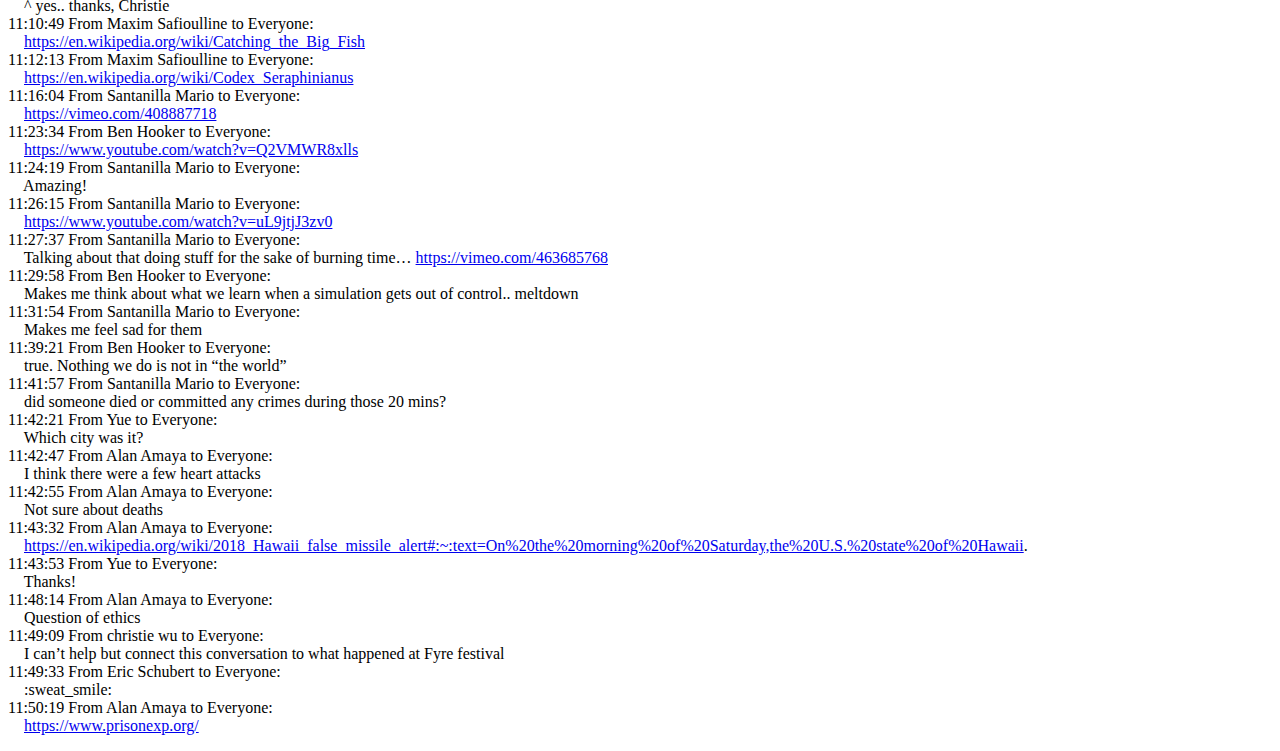
<file: seminar/week4chat.html>
<!DOCTYPE html>
<html lang="en">

<head>
    <meta charset="UTF-8">
    <meta http-equiv="X-UA-Compatible" content="IE=edge">
    <meta name="viewport" content="width=device-width, initial-scale=1.0">
    <title>Week 4 chat</title>
</head>

<body>
    <h2>Week 4 chat</h2>
    <p>10:03:45 From Santanilla Mario to Everyone:<br />&nbsp; &nbsp; 16<br />10:09:26 From Alan Amaya to Everyone:<br />&nbsp; &nbsp; The Real Housewives, Ponyo, and *The Sims*&mdash;all pop culture staples, all inspirations for Ian Cheng&rsquo;s epic Emissaries<br />&nbsp; &nbsp; What are some commonalities we can draw from these pop culture staples?<br />10:10:36 From Ben Hooker to Everyone:<br />&nbsp; &nbsp; Do people know the references?<br />10:12:07 From Ben Hooker to Everyone:<br />&nbsp; &nbsp; (Oh right &mdash; they&rsquo;re mentioned in the interview :slightly_smiling_face: )<br />10:13:09 From Maxim Safioulline to Everyone:<br />&nbsp; &nbsp; Something about internal logic native to that world, but maybe alien to others<br />10:17:12 From christie wu to Everyone:<br />&nbsp; &nbsp; They are all constructing a simulation and allow the actors play by the rules within its own world<br />10:17:47 From Gao Yining to Everyone:<br />&nbsp; &nbsp; Goblin Artist in Sims: <a href="https://www.thecut.com/article/i-think-about-my-painting-goblin-in-the-sims-a-lot.html" target="_blank" rel="noopener">https://www.thecut.com/article/i-think-about-my-painting-goblin-in-the-sims-a-lot.html</a> <br />10:17:48 From Santanilla Mario to Everyone:<br />&nbsp; &nbsp; Is the day-to-day a world building exercise?<br />10:20:32 From Alan Amaya to Everyone:<br />&nbsp; &nbsp; Why is worldbuilding/ speculative fiction so effective?<br />10:22:09 From Alan Amaya to Everyone:<br />&nbsp; &nbsp; What are some of the methods in which speculative fiction leads the eye to recognize one thing as a sign of another thing?<br />10:22:43 From Gao Yining to Everyone:<br />&nbsp; &nbsp; &ldquo;Worldbuilding acts as a backdrop for emotionally resonant human experiences as well as the mundane, everyday life. &rdquo;<br />10:22:47 From Zhiyan Wang to Everyone:<br />&nbsp; &nbsp; The immersive feeling, the timeless feeling and forward looking inspriation<br />10:24:20 From Qianyue Yuwen to Everyone:<br />&nbsp; &nbsp; &ldquo;because narratives are processed differently than other forms of information, leveraging storytelling and worldbuilding may allow us to challenge societal values without antagonizing protected values.&rdquo;<br />10:26:27 From Alan Amaya to Everyone:<br />&nbsp; &nbsp; &ldquo;The description of Anastasia awakens desires one at at time only to force you to stifle them&rdquo;<br />&nbsp; &nbsp; I read this with the intention of finding clues that could lead me to a deeper understanding of the text. What is the author gesturing towards?<br />10:28:04 From Qianyue Yuwen to Everyone:<br />&nbsp; &nbsp; Do stories happened in Emissaries interpreted by our own worldview?<br />10:28:19 From Alan Amaya to Everyone:<br />&nbsp; &nbsp; What are some of your favorite speculative fictions? How did they impact you? i.e. books and films<br />10:30:05 From Alan Amaya to Everyone:<br />&nbsp; &nbsp; What are ways in which science fiction/speculative fiction induces a renaissance ? Are there examples?<br />10:30:08 From Noah Curtis to Everyone:<br />&nbsp; &nbsp; Gattaca<br />10:30:36 From Yue to Everyone:<br />&nbsp; &nbsp; Story of your life<br />10:32:07 From Ben Hooker to Everyone:<br />&nbsp; &nbsp; Incomplete but precise worldbuilding<br />10:35:51 From Alan Amaya to Everyone:<br />&nbsp; &nbsp; &ldquo;A good story about a possible future, with its drama, sensory detail, and nuances is psychologically more compelling and realistic than an abstract futurist scenario or statistical prediction.&rdquo;<br />10:37:11 From Elise Co (she/her) to Everyone:<br />&nbsp; &nbsp; Yorgos Lanthimos<br />10:40:33 From Maxim Safioulline to Everyone:<br />&nbsp; &nbsp; whale songs<br />10:41:23 From Gao Yining to Everyone:<br />&nbsp; &nbsp; Tolkin and the Middle Earth: <a href="https://middle-earth.xenite.org/how-did-jrr-tolkien-create-middle-earth/" target="_blank" rel="noopener">https://middle-earth.xenite.org/how-did-jrr-tolkien-create-middle-earth/</a> <br />10:42:05 From Santanilla Mario to Everyone:<br />&nbsp; &nbsp; Trailer to Everything video game with Alan Watts narration&hellip; <a href="https://www.youtube.com/watch?v=JYHp8LwBUzo" target="_blank" rel="noopener">https://www.youtube.com/watch?v=JYHp8LwBUzo</a> <br />10:44:07 From Alan Amaya to Everyone:<br />&nbsp; &nbsp; The City of Lost Children<br />10:48:39 From Ben Hooker to Everyone:<br />&nbsp; &nbsp; The Private Life of Plants &mdash; <a href="https://en.wikipedia.org/wiki/The_Private_Life_of_Plants" target="_blank" rel="noopener">https://en.wikipedia.org/wiki/The_Private_Life_of_Plants</a>&nbsp; &mdash; uses amazing time-lapse techniques to reveal the &lsquo;story&rsquo; of plants interacting<br />10:52:11 From Ben Hooker to Everyone:<br />&nbsp; &nbsp; Flatland: A Romance of Many Dimensions &mdash; <a href="https://en.wikipedia.org/wiki/Flatland" target="_blank" rel="noopener">https://en.wikipedia.org/wiki/Flatland</a> <br />10:52:34 From Eric Schubert to Everyone:<br />&nbsp; &nbsp; another example of how world building/narrative works at the level of the words and language<br />10:54:13 From Ben Hooker to Everyone:<br />&nbsp; &nbsp; yes, and how the act of naming something can transform it into something tangible and perhaps manipulatable, make it an actor, make it seen<br />10:54:42 From Gao Yining to Everyone:<br />&nbsp; &nbsp; Cloud Atlas<br />10:56:28 From christie wu to Everyone:<br />&nbsp; &nbsp; Another example of fragment narrative &mdash; Mr. Nobody: <a href="https://www.imdb.com/title/tt0485947/" target="_blank" rel="noopener">https://www.imdb.com/title/tt0485947/</a> <br />10:56:48 From Gao Yining to Everyone:<br />&nbsp; &nbsp; Jojo&rsquo;s Bizzarre Adventure<br />10:56:56 From Qianyue Yuwen to Everyone:<br />&nbsp; &nbsp; :rolling_on_the_floor_laughing:<br />10:59:15 From Santanilla Mario to Everyone:<br />&nbsp; &nbsp; &ldquo;What is most personal is most universal.&rdquo;<br />&nbsp; &nbsp; Carl R. Rogers<br />10:59:51 From Maxim Safioulline to Everyone:<br />&nbsp; &nbsp; The Real Housewives of Middle-Earth<br />10:59:56 From Qianyue Yuwen to Everyone:<br />&nbsp; &nbsp; Another game excellent at using fragment narrative: 13 Sentinels: Aegis Rim <a href="https://www.youtube.com/watch?v=GKMn6ptSQrg" target="_blank" rel="noopener">https://www.youtube.com/watch?v=GKMn6ptSQrg</a><br />11:01:46 From Alan Amaya to Everyone:<br />&nbsp; &nbsp; The law of uphill analysis and downhill invention<br />11:02:37 From Eric Schubert to Everyone:<br />&nbsp; &nbsp; Ouilipo<br />11:08:53 From christie wu to Everyone:<br />&nbsp; &nbsp; Amrou Al-Kadhi talks about queer Islamic Identity through quantum physics: <a href="https://www.ted.com/talks/amrou_al_kadhi_what_quantum_physics_taught_me_about_my_queer_islamic_identity" target="_blank" rel="noopener">https://www.ted.com/talks/amrou_al_kadhi_what_quantum_physics_taught_me_about_my_queer_islamic_identity</a> <br />11:10:06 From Ben Hooker to Everyone:<br />&nbsp; &nbsp; ^ yes.. thanks, Christie<br />11:10:49 From Maxim Safioulline to Everyone:<br />&nbsp; &nbsp; <a href="https://en.wikipedia.org/wiki/Catching_the_Big_Fish" target="_blank" rel="noopener">https://en.wikipedia.org/wiki/Catching_the_Big_Fish</a> <br />11:12:13 From Maxim Safioulline to Everyone:<br />&nbsp; &nbsp; <a href="https://en.wikipedia.org/wiki/Codex_Seraphinianus" target="_blank" rel="noopener">https://en.wikipedia.org/wiki/Codex_Seraphinianus</a> <br />11:16:04 From Santanilla Mario to Everyone:<br />&nbsp; &nbsp; <a href="https://vimeo.com/408887718" target="_blank" rel="noopener">https://vimeo.com/408887718</a> <br />11:23:34 From Ben Hooker to Everyone:<br />&nbsp; &nbsp; <a href="https://www.youtube.com/watch?v=Q2VMWR8xlls" target="_blank" rel="noopener">https://www.youtube.com/watch?v=Q2VMWR8xlls</a> <br />11:24:19 From Santanilla Mario to Everyone:<br />&nbsp; &nbsp; Amazing!<br />11:26:15 From Santanilla Mario to Everyone:<br />&nbsp; &nbsp; <a href="https://www.youtube.com/watch?v=uL9jtjJ3zv0" target="_blank" rel="noopener">https://www.youtube.com/watch?v=uL9jtjJ3zv0</a> <br />11:27:37 From Santanilla Mario to Everyone:<br />&nbsp; &nbsp; Talking about that doing stuff for the sake of burning time&hellip; <a href="https://vimeo.com/463685768" target="_blank" rel="noopener">https://vimeo.com/463685768</a> <br />11:29:58 From Ben Hooker to Everyone:<br />&nbsp; &nbsp; Makes me think about what we learn when a simulation gets out of control.. meltdown<br />11:31:54 From Santanilla Mario to Everyone:<br />&nbsp; &nbsp; Makes me feel sad for them<br />11:39:21 From Ben Hooker to Everyone:<br />&nbsp; &nbsp; true. Nothing we do is not in &ldquo;the world&rdquo;<br />11:41:57 From Santanilla Mario to Everyone:<br />&nbsp; &nbsp; did someone died or committed any crimes during those 20 mins?<br />11:42:21 From Yue to Everyone:<br />&nbsp; &nbsp; Which city was it?<br />11:42:47 From Alan Amaya to Everyone:<br />&nbsp; &nbsp; I think there were a few heart attacks<br />11:42:55 From Alan Amaya to Everyone:<br />&nbsp; &nbsp; Not sure about deaths<br />11:43:32 From Alan Amaya to Everyone:<br />&nbsp; &nbsp; <a href="https://en.wikipedia.org/wiki/2018_Hawaii_false_missile_alert#:~:text=On%20the%20morning%20of%20Saturday,the%20U.S.%20state%20of%20Hawaii" target="_blank" rel="noopener">https://en.wikipedia.org/wiki/2018_Hawaii_false_missile_alert#:~:text=On%20the%20morning%20of%20Saturday,the%20U.S.%20state%20of%20Hawaii</a>. <br />11:43:53 From Yue to Everyone:<br />&nbsp; &nbsp; Thanks!<br />11:48:14 From Alan Amaya to Everyone:<br />&nbsp; &nbsp; Question of ethics<br />11:49:09 From christie wu to Everyone:<br />&nbsp; &nbsp; I can&rsquo;t help but connect this conversation to what happened at Fyre festival<br />11:49:33 From Eric Schubert to Everyone:<br />&nbsp; &nbsp; :sweat_smile:<br />11:50:19 From Alan Amaya to Everyone:<br />&nbsp; &nbsp; <a href="https://www.prisonexp.org/" target="_blank" rel="noopener">https://www.prisonexp.org/</a> </p>
</body>

</html>
</file>
<file: style.css>
@import url(typography.css);

:root {
  font-size: 16px;
  --main-bg-color: rgb(97, 160, 255);
  --tab-bg-color: rgb(225, 162, 64);
  --special-bg-color: rgb(190, 90, 184);
  --corner-bevel: 100;
}

html {
  background-color: var(--main-bg-color);
}

body {
  margin: 0px auto 0;
  font-family: "Open Sans", sans-serif;
  font-weight: 400;
  background-image: url("background-grid.png");
  background-size: 100%;
  padding-bottom: 60px;
}

main {
  margin: 20px auto 0px;
  padding: 47px 0.5rem 0;
}

/* BASIC RESET */
a,
a:hover,
a:focus,
a:active,
a:visited {
  color: black;
  text-decoration: none;
}

a:hover {
  background-color: var(--tab-bg-color);
}

img {
  max-width: 100%;
}

ul {
  padding: 0;
  margin: 0;
  list-style: none;
}

/* NAVBAR */
header {
  padding: 0;
  border-bottom: 1px solid black;
  position: fixed;
  width: 100vw;
  top: 0;
  background-color: var(--main-bg-color);
  background-image: url("background-grid.png");
  background-size: 100%;
}

.logo {
  font-size: 1.3rem;
  line-height: initial;
  margin: 0rem;
  display: inline-block;
  letter-spacing: 0.5px;
}

header nav {
  display: flex;
  justify-content: space-between;
  align-items: center;
  padding: 0 1rem;
  z-index: 10;
  /* background-color: var(--main-bg-color); */
}

header nav ul {
  display: none;
  padding: 1rem;
  margin: 0rem;
  position: absolute;
  text-align: right;
  right: 0px;
  top: 45px;
  width: 100vw;
  background-color: var(--main-bg-color);
  border-bottom: 1px solid black;
  z-index: 10;
}

header nav ul li {
  padding: 0.25rem 0;
}

#navToggle {
  display: none;
}

#navToggle ~ label::before {
  content: "+";
  font-size: 2rem;
  display: inline-block;
}

#navToggle:checked ~ ul {
  display: block;
}

#navToggle:checked ~ label::before {
  transform: rotate(-45deg);
}

aside,
footer {
  display: none;
}

/* ENDOF NAVBAR */

/* MAIN SECTIONS */
main h1 {
  text-align: center;
}

main ul {
  font-style: italic;
}

main ul li {
  margin: 0.5rem 0.3rem 0.5rem;
  /* margin-bottom: 1rem; */
}

main a,
main a:hover,
main a:focus,
main a:active,
main a:visited {
  border-bottom: 1px solid var(--special-bg-color);
  font-style: oblique;
}

.project-resources,
.project-brief,
.week {
  padding-left: 10%;
  margin-top: 10%;
  margin-bottom: 10%;
  width: 83%;
}

.project-resources h4 {
  text-align: left;
}

.documentation {
  border-style: dotted;
  border-width: 1px;
  border-radius: 10px;
  padding: 5%;
  margin: 10% 0 10%;
  max-width: 85%;
}

hr {
  border-top: 1px dashed black;
  margin: 80px 0 80px;
  z-index: -1;
  border-bottom: none;
}

/* MEDIA QUERIES */

@media (min-width: 768px) {
  header {
    display: none;
  }

  /* LAGRER SCREEN NAV */
  aside,
  footer {
    display: initial;
  }

  aside {
    writing-mode: vertical-lr;
    position: fixed;
    top: 0;
    right: 0;
    height: 100vh;
    padding: 0.8rem;
    border-left: 1px solid black;
    background-color: var(--main-bg-color);
    background-image: url("background-grid.png");
  }

  aside .logo:first-child {
    margin-inline-end: 1rem;
  }

  footer {
    position: fixed;
    bottom: 0px;
    left: 0px;
    border-top: 1px solid black;
    background-color: var(--main-bg-color);
    width: 100vw;
  }

  footer nav ul {
    display: flex;
    justify-content: start;
  }

  footer nav ul li {
    display: inline-block;
    padding: 1rem;
    border-right: 1px solid black;
  }

  footer nav ul li:hover {
    background: var(--tab-bg-color);
  }

  footer nav ul li:last-child {
    background-color: var(--special-bg-color);
  }

  footer nav ul li:last-child:hover {
    background: var(--tab-bg-color);
  }
}

/*seminar layout*/

.seminar-title {
  margin-bottom: 120px;
}

@media (min-width: 800px) {
  .documentation {
    width: 80%;
  }
}

@media (min-width: 960px) {
  section {
    width: 940px;
    margin: auto;
  }
}
</file>
